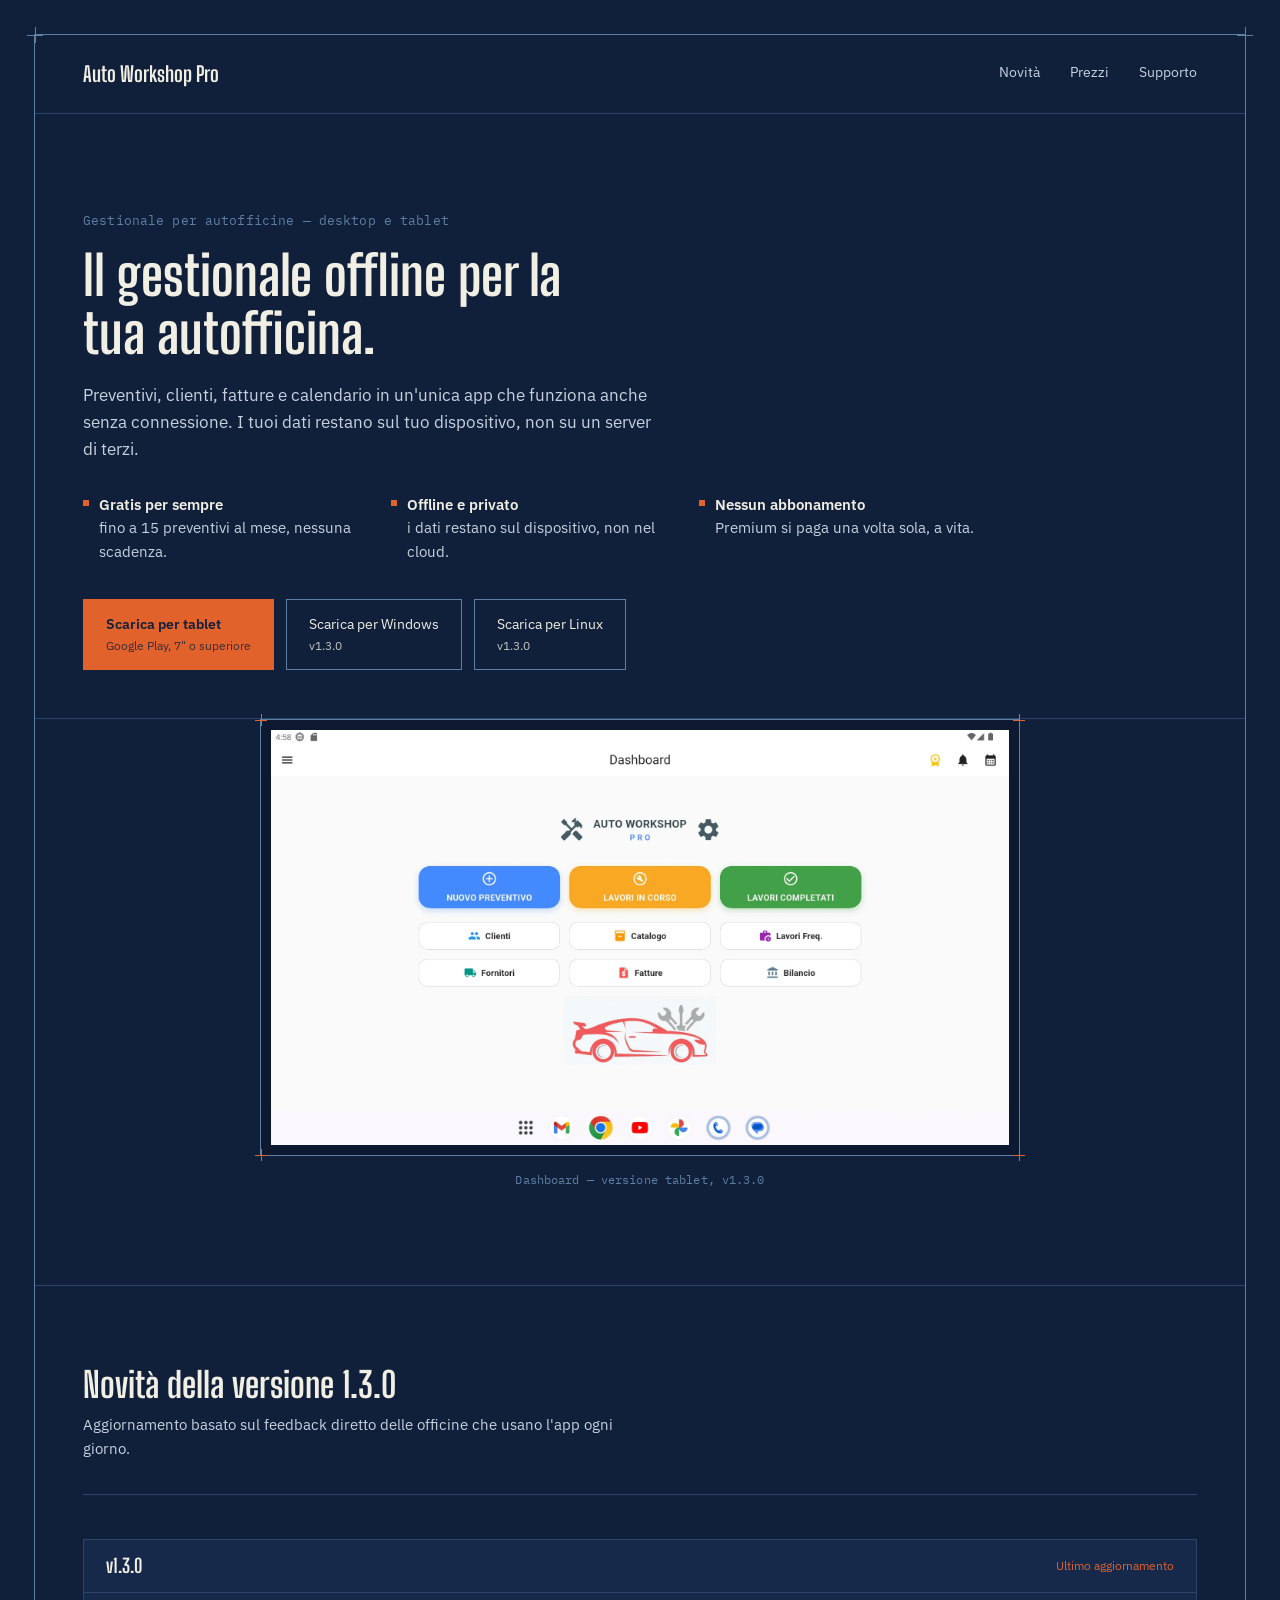
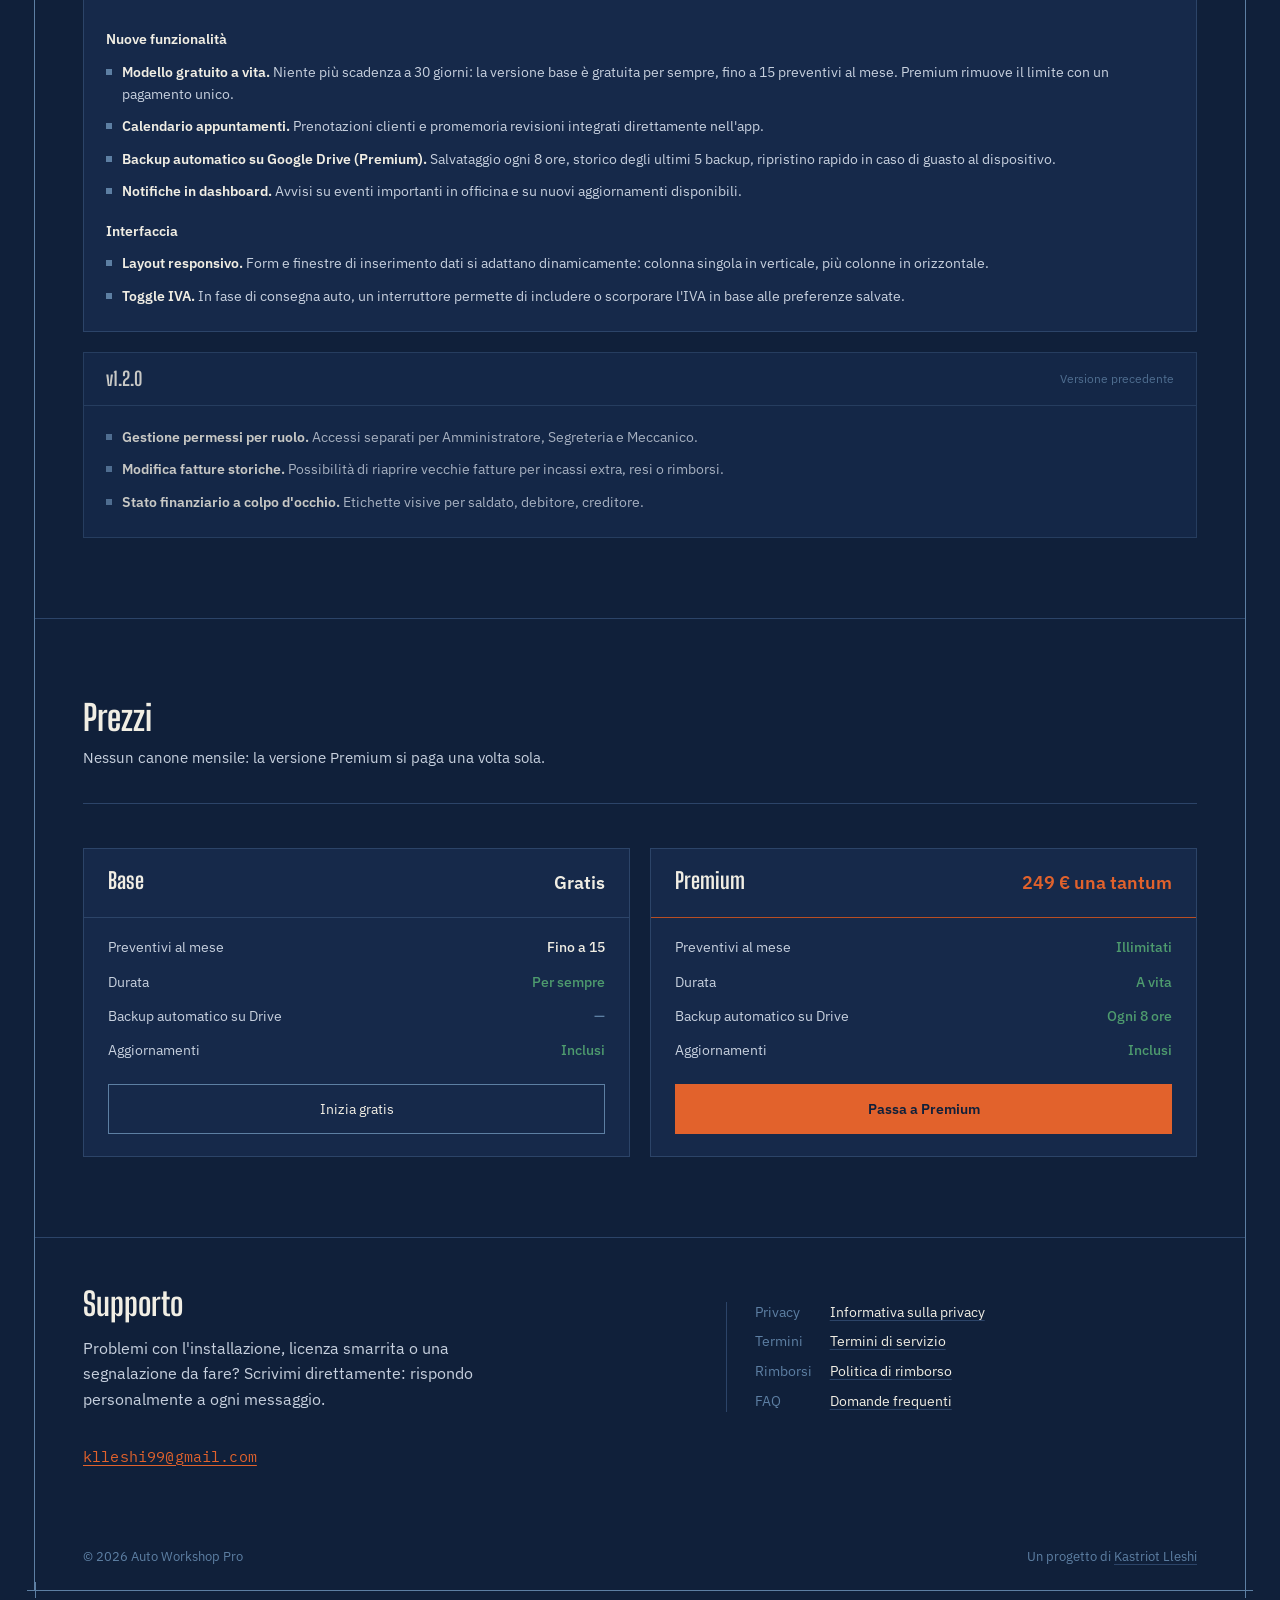
<file: index.html>
<!DOCTYPE html>
<html lang="it">
<head>
<meta charset="UTF-8">
<meta name="viewport" content="width=device-width, initial-scale=1.0">
<meta name="description" content="Auto Workshop Pro - Il gestionale offline definitivo per la tua autofficina, ora su PC e Tablet.">
<link rel="canonical" href="https://autoworkshop.klleshi.com/" />
<title>Auto Workshop Pro</title>

<link rel="stylesheet" href="fonts/fonts.css">

<style>
  :root{
    --bg: #10203A;
    --panel: #16294A;
    --panel-line: #2C4468;
    --ink: #F1EEE4;
    --ink-dim: #C7D0DE;
    --line: #5D7FA3;
    --accent: #E2622C;
    --accent-dim: #B84E23;
    --good: #4E9B6E;
    --frame-margin: clamp(14px, 3vw, 34px);
  }

  *{ box-sizing: border-box; }
  html{ scroll-behavior: smooth; }

  @media (prefers-reduced-motion: reduce){
    html{ scroll-behavior: auto; }
    *{ animation-duration: 0.001ms !important; transition-duration: 0.001ms !important; }
  }

  body{
    margin: 0;
    background: var(--bg);
    color: var(--ink);
    font-family: "IBM Plex Sans", system-ui, sans-serif;
    font-size: 16px;
    line-height: 1.6;
    -webkit-font-smoothing: antialiased;
  }

  h1, h2, h3{
    font-family: "Big Shoulders Display", "IBM Plex Sans", sans-serif;
    font-weight: 700;
    line-height: 1.05;
    margin: 0;
  }

  a{ color: inherit; }
  .mono{ font-family: "IBM Plex Mono", monospace; letter-spacing: 0.01em; }

  /* ---------- drafting-sheet frame ---------- */

  .sheet{
    position: relative;
    margin: var(--frame-margin);
    border: 1px solid var(--line);
  }

  .tick{ position: absolute; width: 16px; height: 16px; pointer-events: none; }
  .tick::before, .tick::after{ content: ""; position: absolute; background: var(--line); }
  .tick::before{ width: 100%; height: 1px; top: 50%; left: 0; }
  .tick::after{ width: 1px; height: 100%; left: 50%; top: 0; }
  .tick.tl{ top: -8px; left: -8px; }
  .tick.tr{ top: -8px; right: -8px; }
  .tick.bl{ bottom: -8px; left: -8px; }
  .tick.br{ bottom: -8px; right: -8px; }

  /* ---------- top bar ---------- */

  .topbar{
    display: flex;
    align-items: center;
    justify-content: space-between;
    padding: 22px clamp(20px, 4vw, 48px);
    border-bottom: 1px solid var(--panel-line);
  }
  .wordmark{
    font-family: "Big Shoulders Display", sans-serif;
    font-weight: 700;
    font-size: 21px;
    text-decoration: none;
  }
  .topnav{ display: flex; gap: clamp(14px, 3vw, 30px); }
  .topnav a{
    font-size: 14px;
    text-decoration: none;
    color: var(--ink-dim);
    border-bottom: 1px solid transparent;
    padding-bottom: 2px;
    transition: color .15s ease, border-color .15s ease;
  }
  .topnav a:hover, .topnav a:focus-visible{ color: var(--ink); border-color: var(--accent); }

  /* ---------- hero ---------- */

  .hero{
    padding: clamp(40px, 7vw, 84px) clamp(20px, 4vw, 48px) clamp(24px, 5vw, 48px);
    border-bottom: 1px solid var(--panel-line);
  }
  .hero-tag{ font-size: 13px; color: var(--line); margin-bottom: 16px; }
  .hero h1{
    font-size: clamp(2.1rem, 4.6vw, 3.4rem);
    max-width: 20ch;
  }
  .hero-sub{
    margin-top: 20px;
    max-width: 58ch;
    color: var(--ink-dim);
    font-size: 17px;
  }

  .value-list{
    list-style: none;
    padding: 0;
    margin: 30px 0 36px;
    display: grid;
    grid-template-columns: repeat(3, 1fr);
    gap: 16px 24px;
    max-width: 900px;
  }
  .value-list li{
    display: flex;
    gap: 10px;
    align-items: flex-start;
    font-size: 14.5px;
    color: var(--ink-dim);
  }
  .value-list li::before{
    content: "";
    width: 6px;
    height: 6px;
    margin-top: 7px;
    background: var(--accent);
    flex: none;
  }
  .value-list strong{ color: var(--ink); display: block; font-weight: 600; }

  .cta-group{
    display: flex;
    flex-wrap: wrap;
    gap: 12px;
  }
  .btn{
    display: inline-block;
    font-size: 14px;
    padding: 13px 22px;
    border: 1px solid var(--line);
    text-decoration: none;
    color: var(--ink);
    background: transparent;
    transition: border-color .15s ease, color .15s ease, background .15s ease;
  }
  .btn:hover, .btn:focus-visible{ border-color: var(--accent); color: var(--accent); }
  .btn-primary{
    border-color: var(--accent);
    background: var(--accent);
    color: var(--bg);
    font-weight: 600;
  }
  .btn-primary:hover, .btn-primary:focus-visible{
    background: var(--accent-dim);
    border-color: var(--accent-dim);
    color: var(--bg);
  }
  .btn small{ display: block; font-weight: 400; font-size: 11.5px; opacity: .8; margin-top: 2px; }

  /* ---------- screenshot panel ---------- */

  .screenshot-wrap{
    padding: 0 clamp(20px, 4vw, 48px) clamp(48px, 8vw, 84px);
    border-bottom: 1px solid var(--panel-line);
  }
  .screenshot-frame{
    position: relative;
    max-width: 760px;
    margin: 0 auto;
    border: 1px solid var(--line);
    padding: 10px;
    background: #0C1930;
  }
  .screenshot-frame .tick{ width: 12px; height: 12px; }
  .screenshot-frame .tick::before, .screenshot-frame .tick::after{ background: var(--accent); }
  .screenshot-frame .tick.tl{ top: -6px; left: -6px; }
  .screenshot-frame .tick.tr{ top: -6px; right: -6px; }
  .screenshot-frame .tick.bl{ bottom: -6px; left: -6px; }
  .screenshot-frame .tick.br{ bottom: -6px; right: -6px; }
  .screenshot-frame img{ display: block; width: 100%; height: auto; }
  .screenshot-caption{
    margin-top: 14px;
    text-align: center;
    font-size: 12px;
    color: var(--line);
  }

  /* ---------- section shell ---------- */

  section{ padding: clamp(40px, 7vw, 80px) clamp(20px, 4vw, 48px); border-bottom: 1px solid var(--panel-line); }
  section:last-of-type{ border-bottom: none; }

  .section-head{
    margin-bottom: clamp(28px, 5vw, 44px);
    border-bottom: 1px solid var(--panel-line);
    padding-bottom: 18px;
  }
  .section-head h2{ font-size: clamp(1.6rem, 3vw, 2.2rem); }
  .section-head p{ color: var(--ink-dim); margin-top: 10px; max-width: 60ch; font-size: 15px; }

  /* ---------- pricing spec sheet ---------- */

  .pricing{
    display: grid;
    grid-template-columns: repeat(2, 1fr);
    gap: 20px;
  }
  .plan{
    border: 1px solid var(--panel-line);
    background: var(--panel);
  }
  .plan-head{
    padding: 20px 24px;
    border-bottom: 1px solid var(--panel-line);
    display: flex;
    align-items: baseline;
    justify-content: space-between;
    gap: 10px;
  }
  .plan-head h3{ font-size: 1.4rem; }
  .plan.premium .plan-head{ border-bottom-color: var(--accent-dim); }
  .plan-price{ font-size: 1.1rem; font-weight: 600; }
  .plan.premium .plan-price{ color: var(--accent); }
  .plan dl{
    padding: 18px 24px 22px;
    margin: 0;
    display: grid;
    grid-template-columns: 1fr auto;
    gap: 12px 14px;
    font-size: 14px;
  }
  .plan dt{ color: var(--ink-dim); }
  .plan dd{ margin: 0; text-align: right; font-weight: 500; }
  .plan dd.yes{ color: var(--good); }
  .plan dd.no{ color: var(--line); }
  .plan-cta{ padding: 0 24px 22px; }
  .plan-cta .btn{ width: 100%; text-align: center; }

  /* ---------- changelog ---------- */

  .changelog{ display: flex; flex-direction: column; gap: 20px; }
  .release{ border: 1px solid var(--panel-line); background: var(--panel); }
  .release-head{
    display: flex;
    flex-wrap: wrap;
    align-items: center;
    justify-content: space-between;
    gap: 10px 16px;
    padding: 16px 22px;
    border-bottom: 1px solid var(--panel-line);
  }
  .release-head h3{ font-size: 1.2rem; }
  .release-status{ font-size: 12px; color: var(--accent); }
  .release-status.muted{ color: var(--line); }
  .release-body{ padding: 20px 22px 24px; }
  .release-body p{ color: var(--ink-dim); font-size: 14.5px; max-width: 68ch; }
  .release-group h4{
    font-family: "IBM Plex Sans", sans-serif;
    font-weight: 600;
    font-size: 13.5px;
    color: var(--ink);
    margin: 18px 0 10px;
  }
  .release-group:first-of-type h4{ margin-top: 16px; }
  .changelog-list{ list-style: none; padding: 0; margin: 0; display: flex; flex-direction: column; gap: 10px; }
  .changelog-list li{
    font-size: 14px;
    color: var(--ink-dim);
    padding-left: 16px;
    position: relative;
  }
  .changelog-list li::before{
    content: "";
    position: absolute;
    left: 0;
    top: 8px;
    width: 6px;
    height: 6px;
    background: var(--line);
  }
  .changelog-list strong{ color: var(--ink); font-weight: 600; }
  .release.legacy{ opacity: .82; }

  /* ---------- support / title block ---------- */

  .titleblock{
    padding: clamp(30px, 6vw, 50px) clamp(20px, 4vw, 48px) clamp(40px, 6vw, 56px);
    display: grid;
    grid-template-columns: 1.3fr 1fr;
    gap: 30px;
    border-bottom: 1px solid var(--panel-line);
  }
  .titleblock h2{ font-size: clamp(1.5rem, 3vw, 2rem); }
  .titleblock p{ color: var(--ink-dim); max-width: 46ch; margin-top: 14px; }
  .support-email{
    display: inline-block;
    margin-top: 16px;
    font-size: 15px;
    color: var(--accent);
    text-decoration: underline;
    text-underline-offset: 3px;
  }

  .tb-meta{
    border-left: 1px solid var(--panel-line);
    padding-left: 28px;
    display: grid;
    grid-template-columns: auto 1fr;
    gap: 8px 18px;
    align-self: start;
    font-size: 13.5px;
  }
  .tb-meta dt{ color: var(--line); }
  .tb-meta dd{ margin: 0; }
  .tb-meta a{ text-decoration: underline; text-decoration-color: var(--panel-line); text-underline-offset: 3px; }
  .tb-meta a:hover, .tb-meta a:focus-visible{ text-decoration-color: var(--accent); color: var(--accent); }

  footer{
    padding: 22px clamp(20px, 4vw, 48px);
    display: flex;
    flex-wrap: wrap;
    justify-content: space-between;
    gap: 10px;
    font-size: 13px;
    color: var(--line);
  }
  footer a{ text-decoration: underline; text-decoration-color: var(--panel-line); text-underline-offset: 3px; }
  footer a:hover, footer a:focus-visible{ text-decoration-color: var(--accent); color: var(--accent); }

  :focus-visible{ outline: 2px solid var(--accent); outline-offset: 2px; }

  /* ---------- responsive ---------- */

  @media (max-width: 760px){
    .value-list{ grid-template-columns: 1fr 1fr; }
    .pricing{ grid-template-columns: 1fr; }
    .titleblock{ grid-template-columns: 1fr; }
    .tb-meta{ border-left: none; padding-left: 0; border-top: 1px solid var(--panel-line); padding-top: 20px; }
  }
  @media (max-width: 560px){
    .topnav{ display: none; }
    .value-list{ grid-template-columns: 1fr; }
  }
</style>
</head>
<body>

<div class="sheet">
  <span class="tick tl"></span><span class="tick tr"></span>
  <span class="tick bl"></span><span class="tick br"></span>

  <header class="topbar">
    <a class="wordmark" href="#top">Auto Workshop Pro</a>
    <nav class="topnav">
      <a href="#funzionalita">Novità</a>
      <a href="#prezzi">Prezzi</a>
      <a href="#supporto">Supporto</a>
    </nav>
  </header>

  <section class="hero" id="top">
    <p class="hero-tag mono">Gestionale per autofficine — desktop e tablet</p>
    <h1>Il gestionale offline per la tua autofficina.</h1>
    <p class="hero-sub">Preventivi, clienti, fatture e calendario in un'unica app che funziona anche senza connessione. I tuoi dati restano sul tuo dispositivo, non su un server di terzi.</p>

    <ul class="value-list">
      <li><span><strong>Gratis per sempre</strong>fino a 15 preventivi al mese, nessuna scadenza.</span></li>
      <li><span><strong>Offline e privato</strong>i dati restano sul dispositivo, non nel cloud.</span></li>
      <li><span><strong>Nessun abbonamento</strong>Premium si paga una volta sola, a vita.</span></li>
    </ul>

    <div class="cta-group">
      <a class="btn btn-primary" href="https://play.google.com/store/apps/details?id=io.github.klleshi.auto_workshop">Scarica per tablet<small>Google Play, 7" o superiore</small></a>
      <a class="btn" href="/downloads/AutoWorkShop_windows.zip">Scarica per Windows<small>v1.3.0</small></a>
      <a class="btn" href="/downloads/AutoWorkShop_linux.zip">Scarica per Linux<small>v1.3.0</small></a>
    </div>
  </section>

  <div class="screenshot-wrap">
    <div class="screenshot-frame">
      <span class="tick tl"></span><span class="tick tr"></span>
      <span class="tick bl"></span><span class="tick br"></span>
      <picture>
        <source srcset="dashboard.webp" type="image/webp">
        <img src="dashboard.png" alt="Dashboard di Auto Workshop Pro">
      </picture>
    </div>
    <p class="screenshot-caption mono">Dashboard — versione tablet, v1.3.0</p>
  </div>

  <section id="funzionalita">
    <div class="section-head">
      <h2>Novità della versione 1.3.0</h2>
      <p>Aggiornamento basato sul feedback diretto delle officine che usano l'app ogni giorno.</p>
    </div>

    <div class="changelog">
      <article class="release">
        <div class="release-head">
          <h3>v1.3.0</h3>
          <span class="release-status">Ultimo aggiornamento</span>
        </div>
        <div class="release-body">
          <div class="release-group">
            <h4>Nuove funzionalità</h4>
            <ul class="changelog-list">
              <li><strong>Modello gratuito a vita.</strong> Niente più scadenza a 30 giorni: la versione base è gratuita per sempre, fino a 15 preventivi al mese. Premium rimuove il limite con un pagamento unico.</li>
              <li><strong>Calendario appuntamenti.</strong> Prenotazioni clienti e promemoria revisioni integrati direttamente nell'app.</li>
              <li><strong>Backup automatico su Google Drive (Premium).</strong> Salvataggio ogni 8 ore, storico degli ultimi 5 backup, ripristino rapido in caso di guasto al dispositivo.</li>
              <li><strong>Notifiche in dashboard.</strong> Avvisi su eventi importanti in officina e su nuovi aggiornamenti disponibili.</li>
            </ul>
          </div>
          <div class="release-group">
            <h4>Interfaccia</h4>
            <ul class="changelog-list">
              <li><strong>Layout responsivo.</strong> Form e finestre di inserimento dati si adattano dinamicamente: colonna singola in verticale, più colonne in orizzontale.</li>
              <li><strong>Toggle IVA.</strong> In fase di consegna auto, un interruttore permette di includere o scorporare l'IVA in base alle preferenze salvate.</li>
            </ul>
          </div>
        </div>
      </article>

      <article class="release legacy">
        <div class="release-head">
          <h3>v1.2.0</h3>
          <span class="release-status muted">Versione precedente</span>
        </div>
        <div class="release-body">
          <ul class="changelog-list">
            <li><strong>Gestione permessi per ruolo.</strong> Accessi separati per Amministratore, Segreteria e Meccanico.</li>
            <li><strong>Modifica fatture storiche.</strong> Possibilità di riaprire vecchie fatture per incassi extra, resi o rimborsi.</li>
            <li><strong>Stato finanziario a colpo d'occhio.</strong> Etichette visive per saldato, debitore, creditore.</li>
          </ul>
        </div>
      </article>
    </div>
  </section>

  <section id="prezzi">
    <div class="section-head">
      <h2>Prezzi</h2>
      <p>Nessun canone mensile: la versione Premium si paga una volta sola.</p>
    </div>

    <div class="pricing">
      <div class="plan">
        <div class="plan-head">
          <h3>Base</h3>
          <span class="plan-price">Gratis</span>
        </div>
        <dl>
          <dt>Preventivi al mese</dt><dd>Fino a 15</dd>
          <dt>Durata</dt><dd class="yes">Per sempre</dd>
          <dt>Backup automatico su Drive</dt><dd class="no">—</dd>
          <dt>Aggiornamenti</dt><dd class="yes">Inclusi</dd>
        </dl>
        <div class="plan-cta">
          <a class="btn" id="cta-free" href="https://play.google.com/store/apps/details?id=io.github.klleshi.auto_workshop">Inizia gratis</a>
        </div>
      </div>

      <div class="plan premium">
        <div class="plan-head">
          <h3>Premium</h3>
          <span class="plan-price">249 € una tantum</span>
        </div>
        <dl>
          <dt>Preventivi al mese</dt><dd class="yes">Illimitati</dd>
          <dt>Durata</dt><dd class="yes">A vita</dd>
          <dt>Backup automatico su Drive</dt><dd class="yes">Ogni 8 ore</dd>
          <dt>Aggiornamenti</dt><dd class="yes">Inclusi</dd>
        </dl>
        <div class="plan-cta">
          <a class="btn btn-primary" id="cta-premium" href="https://auto-workshop-pro.lemonsqueezy.com/checkout/buy/dc58af6b-a28e-4333-bb66-5b6a4c43126a">Passa a Premium</a>
        </div>
      </div>
    </div>
  </section>

  <section class="titleblock" id="supporto">
    <div>
      <h2>Supporto</h2>
      <p>Problemi con l'installazione, licenza smarrita o una segnalazione da fare? Scrivimi direttamente: rispondo personalmente a ogni messaggio.</p>
      <a class="support-email mono" href="mailto:klleshi99@gmail.com">klleshi99@gmail.com</a>
    </div>
    <dl class="tb-meta">
      <dt>Privacy</dt>
      <dd><a href="privacy.html">Informativa sulla privacy</a></dd>
      <dt>Termini</dt>
      <dd><a href="terms.html">Termini di servizio</a></dd>
      <dt>Rimborsi</dt>
      <dd><a href="rimborsi.html">Politica di rimborso</a></dd>
      <dt>FAQ</dt>
      <dd><a href="faq.html">Domande frequenti</a></dd>
    </dl>
  </section>

  <footer>
    <span>&copy; 2026 Auto Workshop Pro</span>
    <span>Un progetto di <a href="https://klleshi.com/">Kastriot Lleshi</a></span>
  </footer>
</div>

<script>
(function(){
  var ua = navigator.userAgent || '';
  var isAndroid = /Android/i.test(ua);
  var isLinux = /Linux/i.test(ua) && !isAndroid;

  var PLAY_STORE = 'https://play.google.com/store/apps/details?id=io.github.klleshi.auto_workshop';
  var LEMONSQUEEZY = 'https://auto-workshop-pro.lemonsqueezy.com/checkout/buy/dc58af6b-a28e-4333-bb66-5b6a4c43126a';
  var WIN_ZIP = '/downloads/AutoWorkShop_windows.zip';
  var LINUX_ZIP = '/downloads/AutoWorkShop_linux.zip';

  var freeHref, premiumHref;

  if (isAndroid){
    freeHref = PLAY_STORE;
    premiumHref = PLAY_STORE;
  } else if (isLinux){
    freeHref = LINUX_ZIP;
    premiumHref = LEMONSQUEEZY;
  } else {
    // Default: Windows o piattaforma non riconosciuta -> Desktop
    freeHref = WIN_ZIP;
    premiumHref = LEMONSQUEEZY;
  }

  var freeBtn = document.getElementById('cta-free');
  var premiumBtn = document.getElementById('cta-premium');

  if (freeBtn){ freeBtn.href = freeHref; }
  if (premiumBtn){ premiumBtn.href = premiumHref; }
})();
</script>

</body>
</html>
</file>
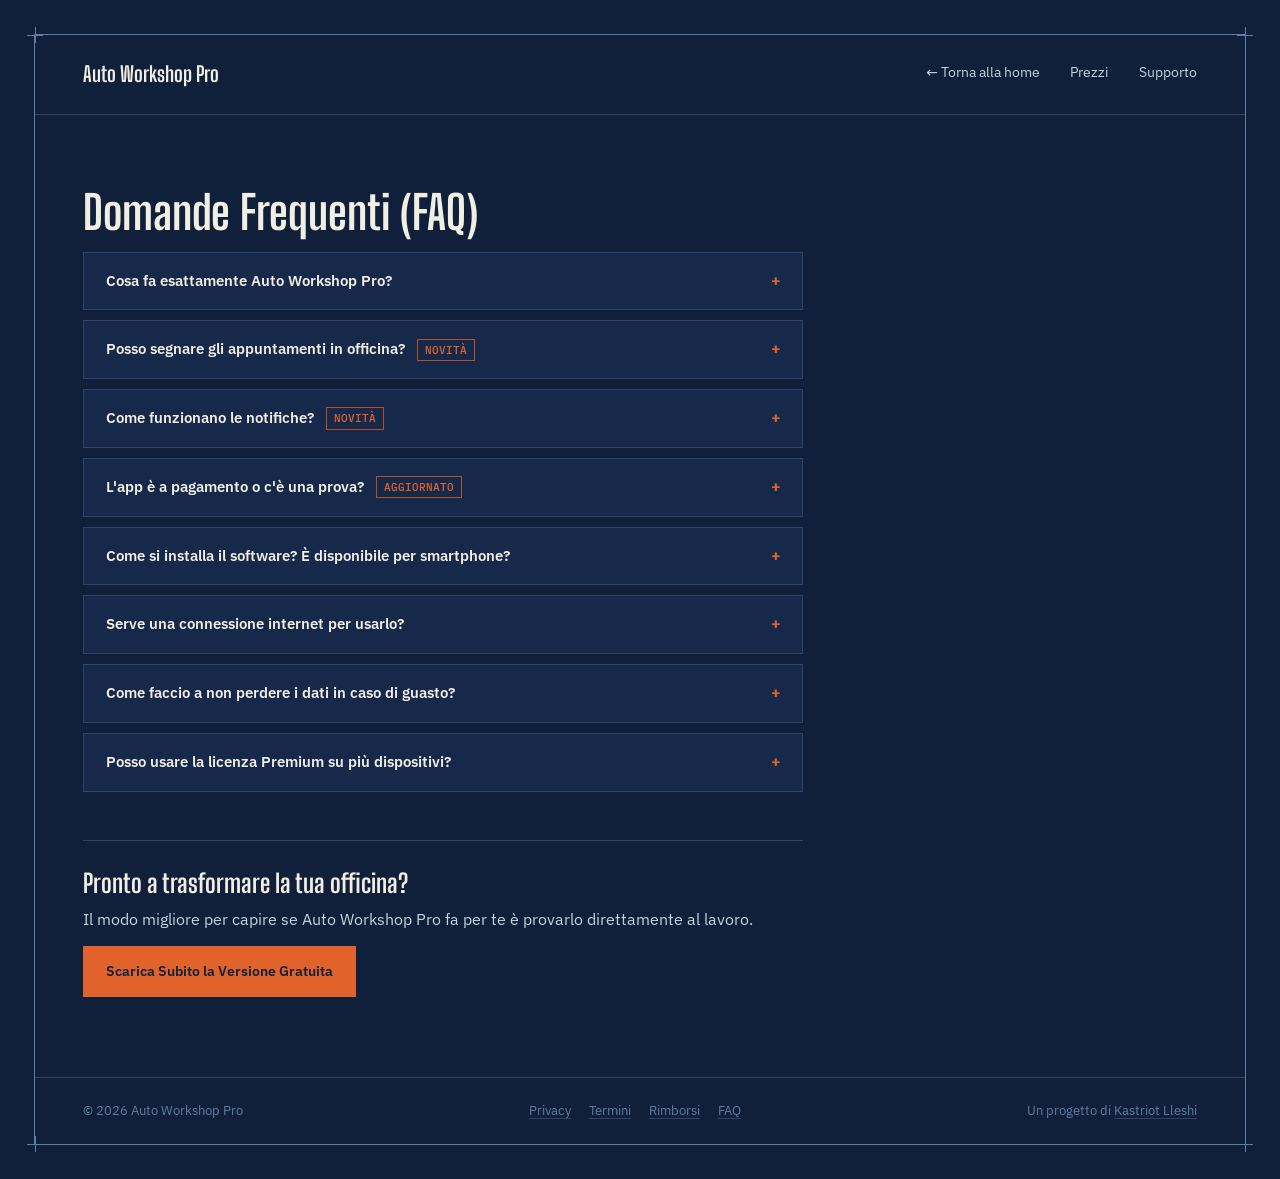
<file: faq.html>
<!DOCTYPE html>
<html lang="it">
<head>
<meta charset="UTF-8">
<meta name="viewport" content="width=device-width, initial-scale=1.0">
<title>Domande Frequenti | Auto Workshop Pro</title>
<link rel="stylesheet" href="fonts/fonts.css">
<style>
  :root{
    --bg: #10203A;
    --panel: #16294A;
    --panel-line: #2C4468;
    --ink: #F1EEE4;
    --ink-dim: #C7D0DE;
    --line: #5D7FA3;
    --accent: #E2622C;
    --accent-dim: #B84E23;
    --good: #4E9B6E;
    --frame-margin: clamp(14px, 3vw, 34px);
  }
  *{ box-sizing: border-box; }
  html{ scroll-behavior: smooth; }
  @media (prefers-reduced-motion: reduce){
    html{ scroll-behavior: auto; }
    *{ animation-duration: 0.001ms !important; transition-duration: 0.001ms !important; }
  }
  body{
    margin: 0;
    background: var(--bg);
    color: var(--ink);
    font-family: "IBM Plex Sans", system-ui, sans-serif;
    font-size: 16px;
    line-height: 1.65;
    -webkit-font-smoothing: antialiased;
  }
  a{ color: inherit; }
  .mono{ font-family: "IBM Plex Mono", monospace; letter-spacing: 0.01em; }

  .sheet{ position: relative; margin: var(--frame-margin); border: 1px solid var(--line); }
  .tick{ position: absolute; width: 16px; height: 16px; pointer-events: none; }
  .tick::before, .tick::after{ content: ""; position: absolute; background: var(--line); }
  .tick::before{ width: 100%; height: 1px; top: 50%; left: 0; }
  .tick::after{ width: 1px; height: 100%; left: 50%; top: 0; }
  .tick.tl{ top: -8px; left: -8px; } .tick.tr{ top: -8px; right: -8px; }
  .tick.bl{ bottom: -8px; left: -8px; } .tick.br{ bottom: -8px; right: -8px; }

  .topbar{
    display: flex; align-items: center; justify-content: space-between; gap: 16px;
    padding: 22px clamp(20px, 4vw, 48px);
    border-bottom: 1px solid var(--panel-line);
  }
  .wordmark{ font-family: "Big Shoulders Display", sans-serif; font-weight: 700; font-size: 21px; text-decoration: none; }
  .topnav{ display: flex; align-items: center; gap: clamp(14px, 3vw, 30px); }
  .topnav a{
    font-size: 14px; text-decoration: none; color: var(--ink-dim);
    border-bottom: 1px solid transparent; padding-bottom: 2px;
    transition: color .15s ease, border-color .15s ease;
  }
  .topnav a:hover, .topnav a:focus-visible{ color: var(--ink); border-color: var(--accent); }
  .topnav a.lang{ font-family: "IBM Plex Mono", monospace; font-size: 12.5px; border: 1px solid var(--panel-line); padding: 3px 8px; }
  .topnav a.lang:hover, .topnav a.lang:focus-visible{ border-color: var(--accent); }

  .btn{
    display: inline-block; font-size: 14px; padding: 13px 22px; border: 1px solid var(--line);
    text-decoration: none; color: var(--ink); background: transparent;
    transition: border-color .15s ease, color .15s ease, background .15s ease;
  }
  .btn:hover, .btn:focus-visible{ border-color: var(--accent); color: var(--accent); }
  .btn-primary{ border-color: var(--accent); background: var(--accent); color: var(--bg); font-weight: 600; }
  .btn-primary:hover, .btn-primary:focus-visible{ background: var(--accent-dim); border-color: var(--accent-dim); color: var(--bg); }

  footer{
    padding: 22px clamp(20px, 4vw, 48px);
    border-top: 1px solid var(--panel-line);
    display: flex; flex-wrap: wrap; justify-content: space-between; gap: 10px;
    font-size: 13px; color: var(--line);
  }
  footer nav{ display: flex; flex-wrap: wrap; gap: 8px 18px; }
  footer a{ text-decoration: underline; text-decoration-color: var(--panel-line); text-underline-offset: 3px; }
  footer a:hover, footer a:focus-visible{ text-decoration-color: var(--accent); color: var(--accent); }
  :focus-visible{ outline: 2px solid var(--accent); outline-offset: 2px; }

  /* ---------- documento ---------- */
  .doc{ padding: clamp(36px, 6vw, 72px) clamp(20px, 4vw, 48px) clamp(48px, 7vw, 80px); }
  .doc-inner{ max-width: 72ch; }
  .doc h1, .doc h2, .doc h3{ font-family: "Big Shoulders Display", "IBM Plex Sans", sans-serif; font-weight: 700; line-height: 1.1; }
  .doc h1{ font-size: clamp(2rem, 4vw, 2.9rem); margin: 0 0 14px; }
  .doc h2, .doc h3{ font-size: clamp(1.3rem, 2.4vw, 1.6rem); margin: 38px 0 12px; padding-top: 18px; border-top: 1px solid var(--panel-line); }
  .doc p, .doc li{ color: var(--ink-dim); font-size: 15.5px; }
  .doc p{ margin: 0 0 14px; }
  .doc ul, .doc ol{ margin: 0 0 16px; padding-left: 22px; }
  .doc li{ margin-bottom: 8px; }
  .doc li > ul{ margin-top: 8px; }
  .doc strong{ color: var(--ink); font-weight: 600; }
  .doc em{ font-style: normal; }
  .doc code{ font-family: "IBM Plex Mono", monospace; font-size: 13.5px; color: var(--ink); background: var(--panel); padding: 1px 6px; }
  .doc a:not(.btn){ color: var(--accent); text-decoration: underline; text-underline-offset: 3px; }
  .doc .doc-date{ font-family: "IBM Plex Mono", monospace; font-size: 13px; color: var(--line); margin-bottom: 30px; }
  .doc .doc-date strong{ color: var(--line); font-weight: 500; }
  .doc p.action{ margin: 22px 0 26px; }

  /* ---------- FAQ (Auto Workshop) ---------- */
  .faq{ display: flex; flex-direction: column; gap: 10px; margin-top: 10px; }
  .faq details{ border: 1px solid var(--panel-line); background: var(--panel); }
  .faq summary{
    cursor: pointer; list-style: none; padding: 16px 22px; font-weight: 600; font-size: 15px;
    display: flex; align-items: center; gap: 12px;
  }
  .faq summary::-webkit-details-marker{ display: none; }
  .faq summary::after{ content: "+"; margin-left: auto; font-family: "IBM Plex Mono", monospace; color: var(--accent); }
  .faq details[open] summary::after{ content: "−"; }
  .faq details[open] summary{ border-bottom: 1px solid var(--panel-line); }
  .faq .answer{ padding: 14px 22px 18px; font-size: 15px; color: var(--ink-dim); }
  .badge{ font-family: "IBM Plex Mono", monospace; font-size: 11px; font-weight: 500; color: var(--accent); border: 1px solid var(--accent-dim); padding: 1px 7px; }
  .doc .cta-end{ margin-top: 48px; padding-top: 28px; border-top: 1px solid var(--panel-line); }
  .doc .cta-end h2{ border: 0; padding: 0; margin: 0 0 10px; }

  @media (max-width: 560px){
    .topnav a.back{ display: none; }
  }
</style>
</head>
<body>

<div class="sheet">
  <span class="tick tl"></span><span class="tick tr"></span>
  <span class="tick bl"></span><span class="tick br"></span>

  <header class="topbar">
    <a class="wordmark" href="./">Auto Workshop Pro</a>
    <nav class="topnav">
      <a class="back" href="./">← Torna alla home</a>
      <a href="./#prezzi">Prezzi</a>
      <a href="./#supporto">Supporto</a>
    </nav>
  </header>

  <main class="doc">
    <div class="doc-inner">
              <h1>Domande Frequenti (FAQ)</h1>

              <div class="faq">
      <details>
        <summary>Cosa fa esattamente Auto Workshop Pro?</summary>
        <div class="answer">
          È il gestionale definitivo creato su misura per le autofficine, ora disponibile sia per computer <strong>Desktop</strong> che per <strong>Tablet</strong>. Ti permette di creare preventivi e fatture in pochi secondi, gestire l'anagrafica dei clienti e il loro parco auto, segnare gli appuntamenti sul calendario, tenere traccia dello storico delle riparazioni, monitorare le fatture dei fornitori e avere statistiche chiare sugli utili. Tutto in un'interfaccia pulita, rapida e senza distrazioni.
        </div>
      </details>
      <details>
        <summary>Posso segnare gli appuntamenti in officina? <span class="badge">NOVITÀ</span></summary>
        <div class="answer">
          Certamente! Abbiamo introdotto un <strong>Calendario integrato</strong>. Ora puoi aggiungere gli appuntamenti dei tuoi clienti, pianificare i lavori in ingresso e tenere la tua agenda sempre sotto controllo direttamente dall'app.
        </div>
      </details>
      <details>
        <summary>Come funzionano le notifiche? <span class="badge">NOVITÀ</span></summary>
        <div class="answer">
          La tua Dashboard principale è ora dotata di un centro notifiche intelligente. Ti avviserà tempestivamente per eventi importanti e ti segnalerà subito quando è disponibile un nuovo aggiornamento del software, così sarai sempre al passo con le ultime novità.
        </div>
      </details>
      <details>
        <summary>L'app è a pagamento o c'è una prova? <span class="badge">AGGIORNATO</span></summary>
        <div class="answer">
          Auto Workshop Pro non scade mai! Offriamo una <strong>versione Base (Freemium) gratuita per sempre</strong>, che ti permette di effettuare fino a 15 preventivi al mese ed eseguire backup manuali.<br><br>
                      Se desideri eliminare il limite mensile e sbloccare funzioni esclusive (come i preventivi illimitati e il Backup Automatico su Google Drive), puoi passare alla <strong>versione Premium con un SINGOLO pagamento a vita</strong>. Nessun abbonamento mensile o costo nascosto!
        </div>
      </details>
      <details>
        <summary>Come si installa il software? È disponibile per smartphone?</summary>
        <div class="answer">
          <p><strong>Su PC (Windows/Linux):</strong> L'installazione è a prova di principiante! Il programma è "Portable": ti basterà scaricare il file, estrarre la cartella ed è subito pronto all'uso, senza database complessi da configurare.</p>
                      <p><strong>Su Tablet (Android):</strong> Puoi scaricarlo direttamente dal Google Play Store.</p>
                      <p><em>Nota tecnica:</em> Per garantire la massima leggibilità dell'interfaccia grafica e la comodità d'uso tra i ponti dell'officina, il software è ottimizzato <strong>esclusivamente per Tablet (da 7 pollici in su)</strong> e computer. Non è supportato su smartphone.</p>
        </div>
      </details>
      <details>
        <summary>Serve una connessione internet per usarlo?</summary>
        <div class="answer">
          No! Auto Workshop Pro funziona in locale. Il database risiede sul tuo dispositivo, garantendoti velocità estrema e privacy assoluta sui dati dei clienti. La connessione internet è richiesta unicamente per il <strong>Backup Automatico su Google Drive</strong> (nella versione Premium) e per la verifica periodica della licenza.
        </div>
      </details>
      <details>
        <summary>Come faccio a non perdere i dati in caso di guasto?</summary>
        <div class="answer">
          <ul>
                          <li><strong>Nella versione Base (Gratuita):</strong> Puoi usare la funzione "Esporta Backup" per salvare manualmente i tuoi dati su una chiavetta USB e ripristinarli quando vuoi in totale autonomia.</li>
                          <li><strong>Nella versione Premium:</strong> L'app effettua automaticamente un <strong>Backup sul tuo Google Drive personale ogni 8 ore. Il sistema è intelligente e conserva sempre in memoria gli ultimi 5 salvataggi</strong>. In caso di guasto del PC o del Tablet, ti basterà installare l'app sul nuovo dispositivo e cliccare su "Ripristina da Google Drive" per riavere tutto indietro istantaneamente!</li>
                      </ul>
        </div>
      </details>
      <details>
        <summary>Posso usare la licenza Premium su più dispositivi?</summary>
        <div class="answer">
          Le condizioni d'uso variano in base alla piattaforma utilizzata:
                      <ul>
                          <li><strong>Versione Desktop (PC):</strong> La licenza è strettamente legata all'hardware ed è valida per una (1) singola postazione PC aziendale.</li>
                          <li><strong>Versione Tablet (Android):</strong> La licenza è associata al tuo Account Google (Gmail), permettendoti di utilizzarla sui dispositivi touch associati a quell'account, in conformità con le regole del Google Play Store.</li>
                      </ul>
        </div>
      </details>
      </div>

      <div class="cta-end">
                  <h2>Pronto a trasformare la tua officina?</h2>
                  <p>Il modo migliore per capire se Auto Workshop Pro fa per te è provarlo direttamente al lavoro.</p>
                  <a href="index.html" class="btn btn-primary">Scarica Subito la Versione Gratuita</a>
      </div>
    </div>
  </main>

  <footer>
    <span>&copy; 2026 Auto Workshop Pro</span>
    <nav>
      <a href="privacy.html">Privacy</a>
      <a href="terms.html">Termini</a>
      <a href="rimborsi.html">Rimborsi</a>
      <a href="faq.html">FAQ</a>
    </nav>
    <span>Un progetto di <a href="https://klleshi.com/">Kastriot Lleshi</a></span>
  </footer>
</div>

</body>
</html>
</file>
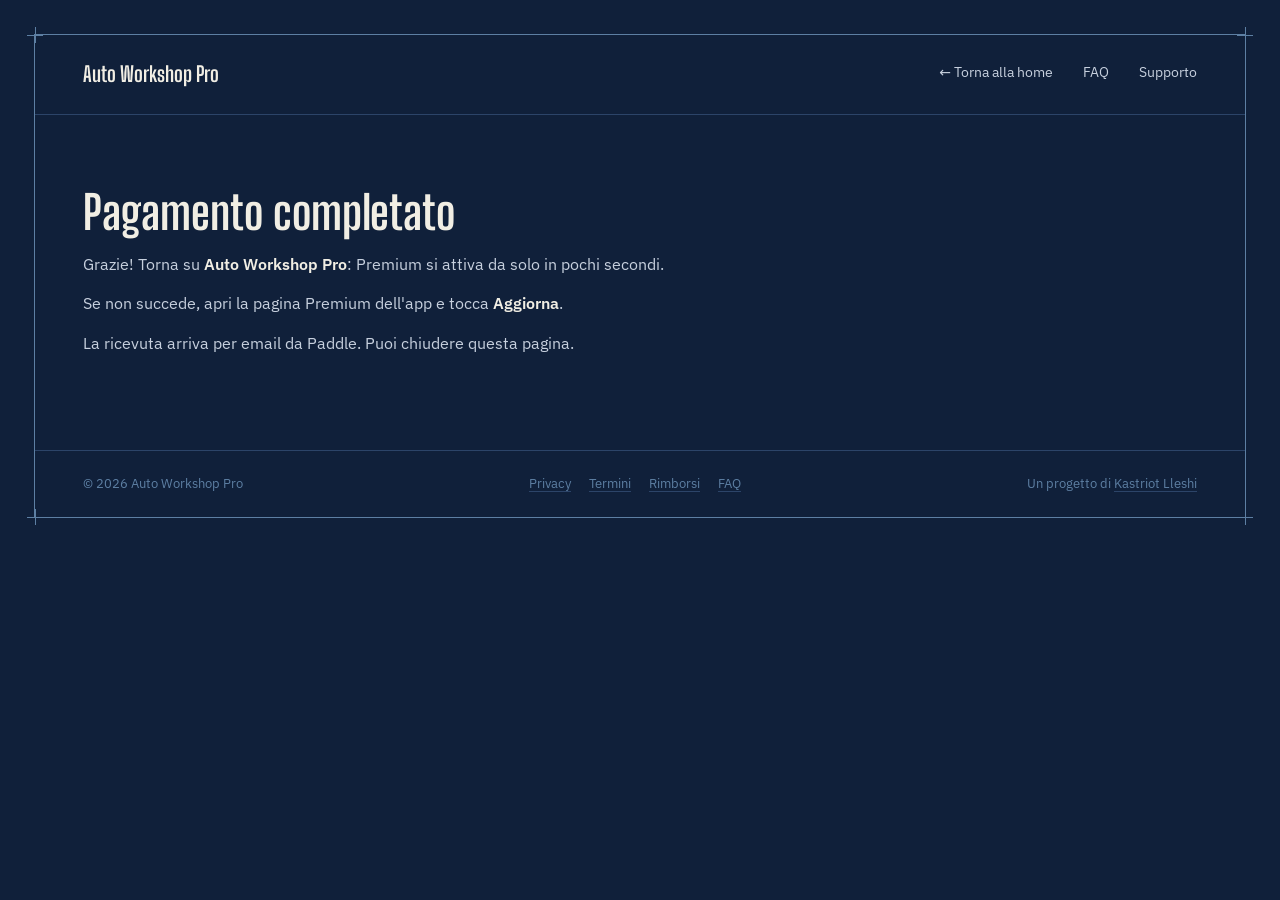
<file: grazie.html>
<!DOCTYPE html>
<html lang="it">
<head>
<meta charset="UTF-8">
<meta name="viewport" content="width=device-width, initial-scale=1.0">
<meta name="robots" content="noindex">
<title>Pagamento completato | Auto Workshop Pro</title>
<link rel="stylesheet" href="fonts/fonts.css">
<style>
  :root{
    --bg: #10203A;
    --panel: #16294A;
    --panel-line: #2C4468;
    --ink: #F1EEE4;
    --ink-dim: #C7D0DE;
    --line: #5D7FA3;
    --accent: #E2622C;
    --accent-dim: #B84E23;
    --good: #4E9B6E;
    --frame-margin: clamp(14px, 3vw, 34px);
  }
  *{ box-sizing: border-box; }
  html{ scroll-behavior: smooth; }
  @media (prefers-reduced-motion: reduce){
    html{ scroll-behavior: auto; }
    *{ animation-duration: 0.001ms !important; transition-duration: 0.001ms !important; }
  }
  body{
    margin: 0;
    background: var(--bg);
    color: var(--ink);
    font-family: "IBM Plex Sans", system-ui, sans-serif;
    font-size: 16px;
    line-height: 1.65;
    -webkit-font-smoothing: antialiased;
  }
  a{ color: inherit; }
  .mono{ font-family: "IBM Plex Mono", monospace; letter-spacing: 0.01em; }

  .sheet{ position: relative; margin: var(--frame-margin); border: 1px solid var(--line); }
  .tick{ position: absolute; width: 16px; height: 16px; pointer-events: none; }
  .tick::before, .tick::after{ content: ""; position: absolute; background: var(--line); }
  .tick::before{ width: 100%; height: 1px; top: 50%; left: 0; }
  .tick::after{ width: 1px; height: 100%; left: 50%; top: 0; }
  .tick.tl{ top: -8px; left: -8px; } .tick.tr{ top: -8px; right: -8px; }
  .tick.bl{ bottom: -8px; left: -8px; } .tick.br{ bottom: -8px; right: -8px; }

  .topbar{
    display: flex; align-items: center; justify-content: space-between; gap: 16px;
    padding: 22px clamp(20px, 4vw, 48px);
    border-bottom: 1px solid var(--panel-line);
  }
  .wordmark{ font-family: "Big Shoulders Display", sans-serif; font-weight: 700; font-size: 21px; text-decoration: none; }
  .topnav{ display: flex; align-items: center; gap: clamp(14px, 3vw, 30px); }
  .topnav a{
    font-size: 14px; text-decoration: none; color: var(--ink-dim);
    border-bottom: 1px solid transparent; padding-bottom: 2px;
    transition: color .15s ease, border-color .15s ease;
  }
  .topnav a:hover, .topnav a:focus-visible{ color: var(--ink); border-color: var(--accent); }
  .topnav a.lang{ font-family: "IBM Plex Mono", monospace; font-size: 12.5px; border: 1px solid var(--panel-line); padding: 3px 8px; }
  .topnav a.lang:hover, .topnav a.lang:focus-visible{ border-color: var(--accent); }

  .btn{
    display: inline-block; font-size: 14px; padding: 13px 22px; border: 1px solid var(--line);
    text-decoration: none; color: var(--ink); background: transparent;
    transition: border-color .15s ease, color .15s ease, background .15s ease;
  }
  .btn:hover, .btn:focus-visible{ border-color: var(--accent); color: var(--accent); }
  .btn-primary{ border-color: var(--accent); background: var(--accent); color: var(--bg); font-weight: 600; }
  .btn-primary:hover, .btn-primary:focus-visible{ background: var(--accent-dim); border-color: var(--accent-dim); color: var(--bg); }

  footer{
    padding: 22px clamp(20px, 4vw, 48px);
    border-top: 1px solid var(--panel-line);
    display: flex; flex-wrap: wrap; justify-content: space-between; gap: 10px;
    font-size: 13px; color: var(--line);
  }
  footer nav{ display: flex; flex-wrap: wrap; gap: 8px 18px; }
  footer a{ text-decoration: underline; text-decoration-color: var(--panel-line); text-underline-offset: 3px; }
  footer a:hover, footer a:focus-visible{ text-decoration-color: var(--accent); color: var(--accent); }
  :focus-visible{ outline: 2px solid var(--accent); outline-offset: 2px; }

  /* ---------- documento ---------- */
  .doc{ padding: clamp(36px, 6vw, 72px) clamp(20px, 4vw, 48px) clamp(48px, 7vw, 80px); }
  .doc-inner{ max-width: 72ch; }
  .doc h1, .doc h2, .doc h3{ font-family: "Big Shoulders Display", "IBM Plex Sans", sans-serif; font-weight: 700; line-height: 1.1; }
  .doc h1{ font-size: clamp(2rem, 4vw, 2.9rem); margin: 0 0 14px; }
  .doc h2, .doc h3{ font-size: clamp(1.3rem, 2.4vw, 1.6rem); margin: 38px 0 12px; padding-top: 18px; border-top: 1px solid var(--panel-line); }
  .doc p, .doc li{ color: var(--ink-dim); font-size: 15.5px; }
  .doc p{ margin: 0 0 14px; }
  .doc ul, .doc ol{ margin: 0 0 16px; padding-left: 22px; }
  .doc li{ margin-bottom: 8px; }
  .doc li > ul{ margin-top: 8px; }
  .doc strong{ color: var(--ink); font-weight: 600; }
  .doc em{ font-style: normal; }
  .doc code{ font-family: "IBM Plex Mono", monospace; font-size: 13.5px; color: var(--ink); background: var(--panel); padding: 1px 6px; }
  .doc a:not(.btn){ color: var(--accent); text-decoration: underline; text-underline-offset: 3px; }
  .doc .doc-date{ font-family: "IBM Plex Mono", monospace; font-size: 13px; color: var(--line); margin-bottom: 30px; }
  .doc .doc-date strong{ color: var(--line); font-weight: 500; }
  .doc p.action{ margin: 22px 0 26px; }

  /* ---------- FAQ (Auto Workshop) ---------- */
  .faq{ display: flex; flex-direction: column; gap: 10px; margin-top: 10px; }
  .faq details{ border: 1px solid var(--panel-line); background: var(--panel); }
  .faq summary{
    cursor: pointer; list-style: none; padding: 16px 22px; font-weight: 600; font-size: 15px;
    display: flex; align-items: center; gap: 12px;
  }
  .faq summary::-webkit-details-marker{ display: none; }
  .faq summary::after{ content: "+"; margin-left: auto; font-family: "IBM Plex Mono", monospace; color: var(--accent); }
  .faq details[open] summary::after{ content: "−"; }
  .faq details[open] summary{ border-bottom: 1px solid var(--panel-line); }
  .faq .answer{ padding: 14px 22px 18px; font-size: 15px; color: var(--ink-dim); }
  .badge{ font-family: "IBM Plex Mono", monospace; font-size: 11px; font-weight: 500; color: var(--accent); border: 1px solid var(--accent-dim); padding: 1px 7px; }
  .doc .cta-end{ margin-top: 48px; padding-top: 28px; border-top: 1px solid var(--panel-line); }
  .doc .cta-end h2{ border: 0; padding: 0; margin: 0 0 10px; }

  @media (max-width: 560px){
    .topnav a.back{ display: none; }
  }
</style>
</head>
<body>

<div class="sheet">
  <span class="tick tl"></span><span class="tick tr"></span>
  <span class="tick bl"></span><span class="tick br"></span>

  <header class="topbar">
    <a class="wordmark" href="./">Auto Workshop Pro</a>
    <nav class="topnav">
      <a class="back" href="./">← Torna alla home</a>
      <a href="faq.html">FAQ</a>
      <a href="./#supporto">Supporto</a>
    </nav>
  </header>

  <main class="doc">
    <div class="doc-inner">
      <h1>Pagamento completato</h1>
      <p>Grazie! Torna su <strong>Auto Workshop Pro</strong>: Premium si attiva da solo in pochi secondi.</p>
      <p>Se non succede, apri la pagina Premium dell'app e tocca <strong>Aggiorna</strong>.</p>
      <p>La ricevuta arriva per email da Paddle. Puoi chiudere questa pagina.</p>
    </div>
  </main>

  <footer>
    <span>&copy; 2026 Auto Workshop Pro</span>
    <nav>
      <a href="privacy.html">Privacy</a>
      <a href="terms.html">Termini</a>
      <a href="rimborsi.html">Rimborsi</a>
      <a href="faq.html">FAQ</a>
    </nav>
    <span>Un progetto di <a href="https://klleshi.com/">Kastriot Lleshi</a></span>
  </footer>
</div>

</body>
</html>
</file>
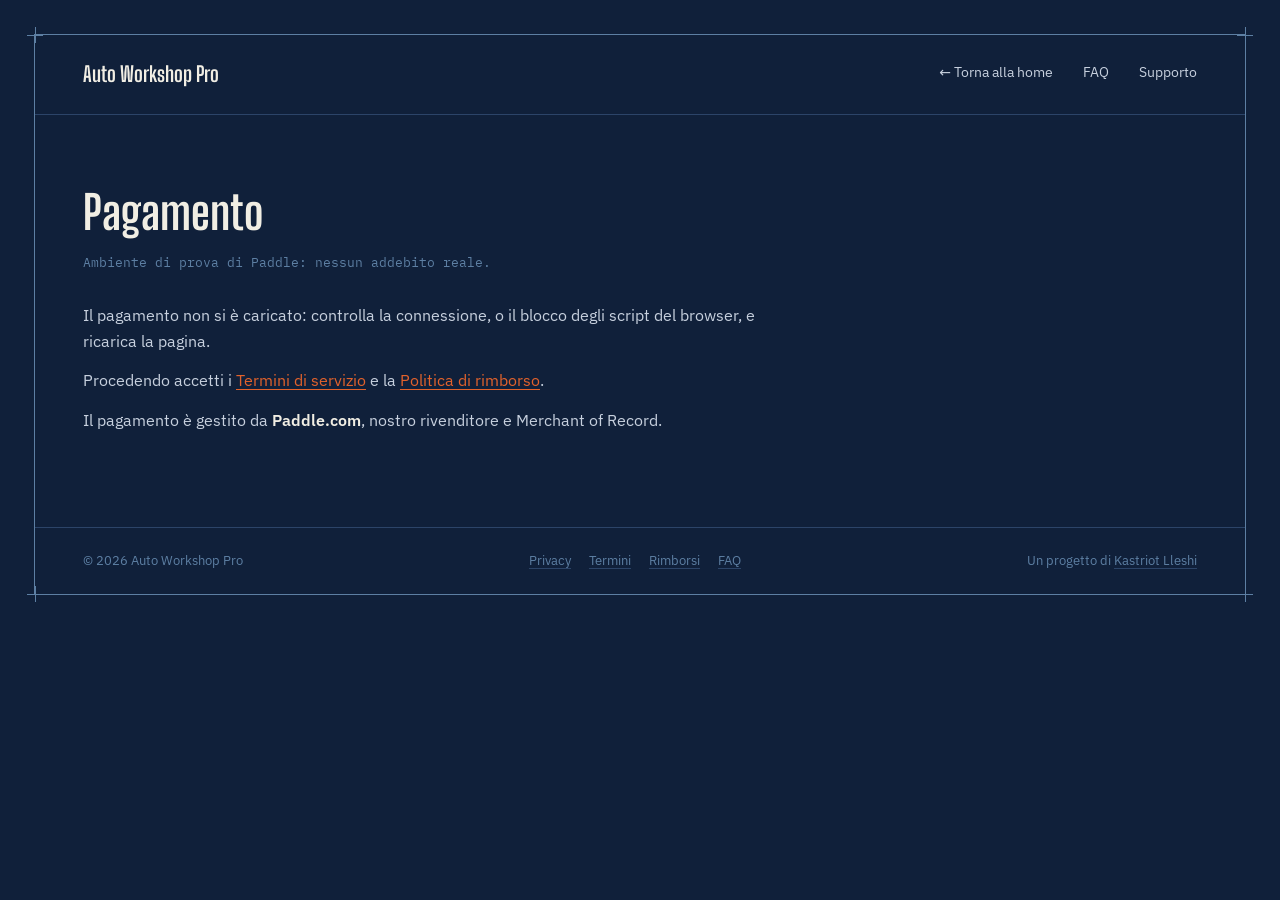
<file: paga-prova.html>
<!DOCTYPE html>
<html lang="it">
<head>
<meta charset="UTF-8">
<meta name="viewport" content="width=device-width, initial-scale=1.0">
<meta name="robots" content="noindex">
<title>Pagamento (prova) | Auto Workshop Pro</title>
<link rel="stylesheet" href="fonts/fonts.css">
<style>
  :root{
    --bg: #10203A;
    --panel: #16294A;
    --panel-line: #2C4468;
    --ink: #F1EEE4;
    --ink-dim: #C7D0DE;
    --line: #5D7FA3;
    --accent: #E2622C;
    --accent-dim: #B84E23;
    --good: #4E9B6E;
    --frame-margin: clamp(14px, 3vw, 34px);
  }
  *{ box-sizing: border-box; }
  html{ scroll-behavior: smooth; }
  @media (prefers-reduced-motion: reduce){
    html{ scroll-behavior: auto; }
    *{ animation-duration: 0.001ms !important; transition-duration: 0.001ms !important; }
  }
  body{
    margin: 0;
    background: var(--bg);
    color: var(--ink);
    font-family: "IBM Plex Sans", system-ui, sans-serif;
    font-size: 16px;
    line-height: 1.65;
    -webkit-font-smoothing: antialiased;
  }
  a{ color: inherit; }
  .mono{ font-family: "IBM Plex Mono", monospace; letter-spacing: 0.01em; }

  .sheet{ position: relative; margin: var(--frame-margin); border: 1px solid var(--line); }
  .tick{ position: absolute; width: 16px; height: 16px; pointer-events: none; }
  .tick::before, .tick::after{ content: ""; position: absolute; background: var(--line); }
  .tick::before{ width: 100%; height: 1px; top: 50%; left: 0; }
  .tick::after{ width: 1px; height: 100%; left: 50%; top: 0; }
  .tick.tl{ top: -8px; left: -8px; } .tick.tr{ top: -8px; right: -8px; }
  .tick.bl{ bottom: -8px; left: -8px; } .tick.br{ bottom: -8px; right: -8px; }

  .topbar{
    display: flex; align-items: center; justify-content: space-between; gap: 16px;
    padding: 22px clamp(20px, 4vw, 48px);
    border-bottom: 1px solid var(--panel-line);
  }
  .wordmark{ font-family: "Big Shoulders Display", sans-serif; font-weight: 700; font-size: 21px; text-decoration: none; }
  .topnav{ display: flex; align-items: center; gap: clamp(14px, 3vw, 30px); }
  .topnav a{
    font-size: 14px; text-decoration: none; color: var(--ink-dim);
    border-bottom: 1px solid transparent; padding-bottom: 2px;
    transition: color .15s ease, border-color .15s ease;
  }
  .topnav a:hover, .topnav a:focus-visible{ color: var(--ink); border-color: var(--accent); }
  .topnav a.lang{ font-family: "IBM Plex Mono", monospace; font-size: 12.5px; border: 1px solid var(--panel-line); padding: 3px 8px; }
  .topnav a.lang:hover, .topnav a.lang:focus-visible{ border-color: var(--accent); }

  .btn{
    display: inline-block; font-size: 14px; padding: 13px 22px; border: 1px solid var(--line);
    text-decoration: none; color: var(--ink); background: transparent;
    transition: border-color .15s ease, color .15s ease, background .15s ease;
  }
  .btn:hover, .btn:focus-visible{ border-color: var(--accent); color: var(--accent); }
  .btn-primary{ border-color: var(--accent); background: var(--accent); color: var(--bg); font-weight: 600; }
  .btn-primary:hover, .btn-primary:focus-visible{ background: var(--accent-dim); border-color: var(--accent-dim); color: var(--bg); }

  footer{
    padding: 22px clamp(20px, 4vw, 48px);
    border-top: 1px solid var(--panel-line);
    display: flex; flex-wrap: wrap; justify-content: space-between; gap: 10px;
    font-size: 13px; color: var(--line);
  }
  footer nav{ display: flex; flex-wrap: wrap; gap: 8px 18px; }
  footer a{ text-decoration: underline; text-decoration-color: var(--panel-line); text-underline-offset: 3px; }
  footer a:hover, footer a:focus-visible{ text-decoration-color: var(--accent); color: var(--accent); }
  :focus-visible{ outline: 2px solid var(--accent); outline-offset: 2px; }

  /* ---------- documento ---------- */
  .doc{ padding: clamp(36px, 6vw, 72px) clamp(20px, 4vw, 48px) clamp(48px, 7vw, 80px); }
  .doc-inner{ max-width: 72ch; }
  .doc h1, .doc h2, .doc h3{ font-family: "Big Shoulders Display", "IBM Plex Sans", sans-serif; font-weight: 700; line-height: 1.1; }
  .doc h1{ font-size: clamp(2rem, 4vw, 2.9rem); margin: 0 0 14px; }
  .doc h2, .doc h3{ font-size: clamp(1.3rem, 2.4vw, 1.6rem); margin: 38px 0 12px; padding-top: 18px; border-top: 1px solid var(--panel-line); }
  .doc p, .doc li{ color: var(--ink-dim); font-size: 15.5px; }
  .doc p{ margin: 0 0 14px; }
  .doc ul, .doc ol{ margin: 0 0 16px; padding-left: 22px; }
  .doc li{ margin-bottom: 8px; }
  .doc li > ul{ margin-top: 8px; }
  .doc strong{ color: var(--ink); font-weight: 600; }
  .doc em{ font-style: normal; }
  .doc code{ font-family: "IBM Plex Mono", monospace; font-size: 13.5px; color: var(--ink); background: var(--panel); padding: 1px 6px; }
  .doc a:not(.btn){ color: var(--accent); text-decoration: underline; text-underline-offset: 3px; }
  .doc .doc-date{ font-family: "IBM Plex Mono", monospace; font-size: 13px; color: var(--line); margin-bottom: 30px; }
  .doc .doc-date strong{ color: var(--line); font-weight: 500; }
  .doc p.action{ margin: 22px 0 26px; }

  /* ---------- FAQ (Auto Workshop) ---------- */
  .faq{ display: flex; flex-direction: column; gap: 10px; margin-top: 10px; }
  .faq details{ border: 1px solid var(--panel-line); background: var(--panel); }
  .faq summary{
    cursor: pointer; list-style: none; padding: 16px 22px; font-weight: 600; font-size: 15px;
    display: flex; align-items: center; gap: 12px;
  }
  .faq summary::-webkit-details-marker{ display: none; }
  .faq summary::after{ content: "+"; margin-left: auto; font-family: "IBM Plex Mono", monospace; color: var(--accent); }
  .faq details[open] summary::after{ content: "−"; }
  .faq details[open] summary{ border-bottom: 1px solid var(--panel-line); }
  .faq .answer{ padding: 14px 22px 18px; font-size: 15px; color: var(--ink-dim); }
  .badge{ font-family: "IBM Plex Mono", monospace; font-size: 11px; font-weight: 500; color: var(--accent); border: 1px solid var(--accent-dim); padding: 1px 7px; }
  .doc .cta-end{ margin-top: 48px; padding-top: 28px; border-top: 1px solid var(--panel-line); }
  .doc .cta-end h2{ border: 0; padding: 0; margin: 0 0 10px; }

  @media (max-width: 560px){
    .topnav a.back{ display: none; }
  }
</style>
</head>
<body>

<div class="sheet">
  <span class="tick tl"></span><span class="tick tr"></span>
  <span class="tick bl"></span><span class="tick br"></span>

  <header class="topbar">
    <a class="wordmark" href="./">Auto Workshop Pro</a>
    <nav class="topnav">
      <a class="back" href="./">← Torna alla home</a>
      <a href="faq.html">FAQ</a>
      <a href="./#supporto">Supporto</a>
    </nav>
  </header>

  <main class="doc">
    <div class="doc-inner">
      <h1>Pagamento</h1>
      <p class="doc-date"><em>Ambiente di prova di Paddle: nessun addebito reale.</em></p>

      <p id="pagamento-aperto" hidden>Il pagamento si apre in questa pagina. Se non compare, ricarica la pagina.</p>
      <p id="pagamento-da-app" hidden>Questa pagina si apre dalla pagina Premium dell'app <strong>Auto Workshop Pro</strong>: scegli lì la formula e tocca il pulsante di acquisto.</p>
      <p id="pagamento-non-caricato" hidden>Il pagamento non si è caricato: controlla la connessione, o il blocco degli script del browser, e ricarica la pagina.</p>

      <p>Procedendo accetti i <a href="terms.html">Termini di servizio</a> e la <a href="rimborsi.html">Politica di rimborso</a>.</p>
      <p>Il pagamento è gestito da <strong>Paddle.com</strong>, nostro rivenditore e Merchant of Record.</p>
    </div>
  </main>

  <footer>
    <span>&copy; 2026 Auto Workshop Pro</span>
    <nav>
      <a href="privacy.html">Privacy</a>
      <a href="terms.html">Termini</a>
      <a href="rimborsi.html">Rimborsi</a>
      <a href="faq.html">FAQ</a>
    </nav>
    <span>Un progetto di <a href="https://klleshi.com/">Kastriot Lleshi</a></span>
  </footer>
</div>

<script src="https://cdn.paddle.com/paddle/v2/paddle.js"></script>
<script>
// Il "default payment link" della sandbox di Paddle (PD-S1). Il server crea la
// transazione e l'app apre questa pagina con ?_ptxn=<id>: Paddle.js apre da solo
// il checkout di quella transazione. La pagina non offre articoli e non passa
// customData: il server collega solo le transazioni create da lui.
(function(){
  var mostra = function(id){ document.getElementById(id).hidden = false; };
  if (typeof Paddle === 'undefined'){ mostra('pagamento-non-caricato'); return; }
  mostra(new URLSearchParams(window.location.search).has('_ptxn') ? 'pagamento-aperto' : 'pagamento-da-app');
  // Solo la sandbox: la pagina vera (paga.html) non ha questa riga.
  Paddle.Environment.set('sandbox');
  Paddle.Initialize({
    // Il token lato client della sandbox: pubblico per costruzione.
    token: 'test_be3ad185ee741939612eaa4c92e',
    checkout: {
      settings: {
        displayMode: 'overlay',
        locale: 'it',
        // L'email resta quella dell'account Google con cui il server ha creato il cliente.
        allowLogout: false,
        successUrl: 'https://autoworkshop.klleshi.com/grazie.html'
      }
    }
  });
})();
</script>

</body>
</html>
</file>
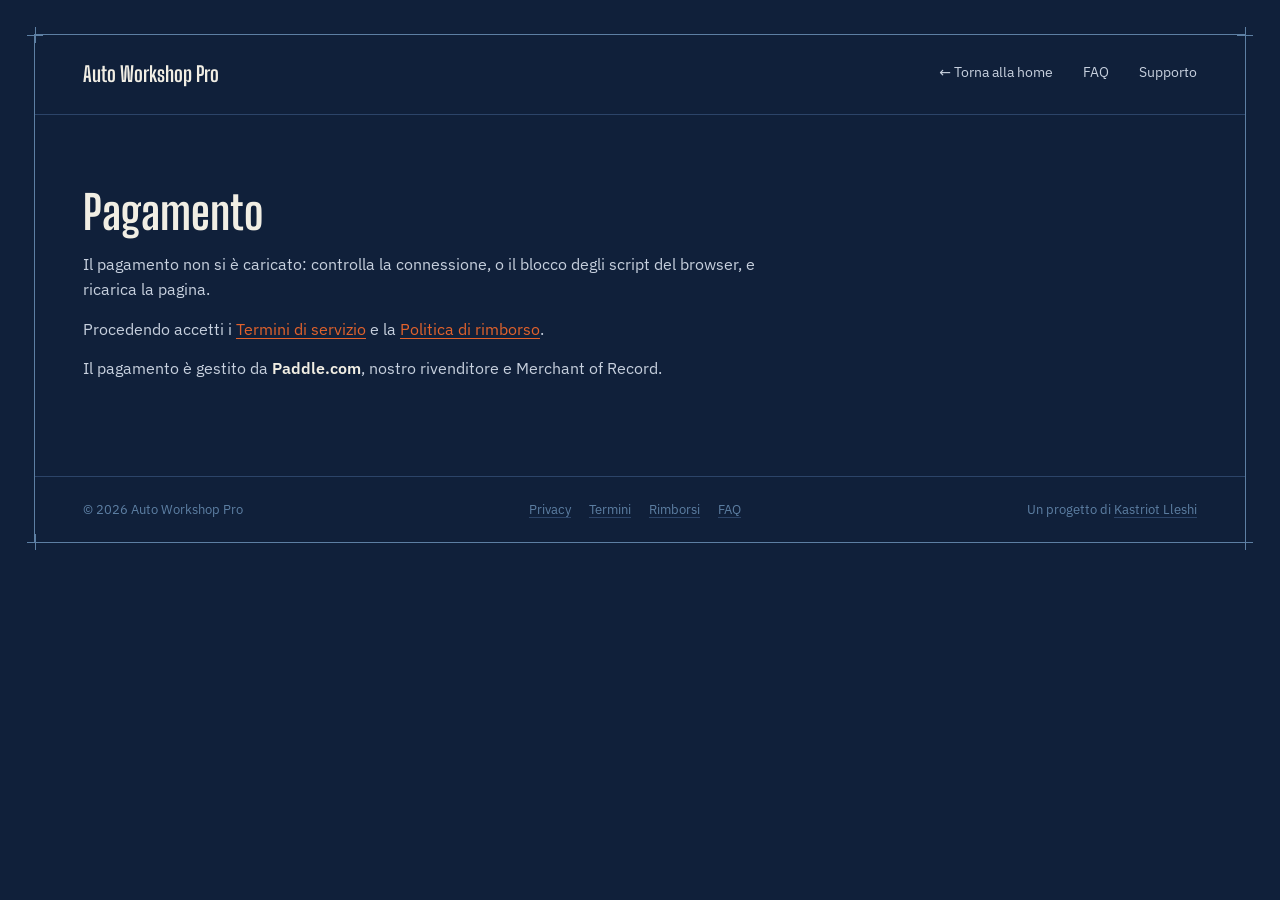
<file: paga.html>
<!DOCTYPE html>
<html lang="it">
<head>
<meta charset="UTF-8">
<meta name="viewport" content="width=device-width, initial-scale=1.0">
<meta name="robots" content="noindex">
<title>Pagamento | Auto Workshop Pro</title>
<link rel="stylesheet" href="fonts/fonts.css">
<style>
  :root{
    --bg: #10203A;
    --panel: #16294A;
    --panel-line: #2C4468;
    --ink: #F1EEE4;
    --ink-dim: #C7D0DE;
    --line: #5D7FA3;
    --accent: #E2622C;
    --accent-dim: #B84E23;
    --good: #4E9B6E;
    --frame-margin: clamp(14px, 3vw, 34px);
  }
  *{ box-sizing: border-box; }
  html{ scroll-behavior: smooth; }
  @media (prefers-reduced-motion: reduce){
    html{ scroll-behavior: auto; }
    *{ animation-duration: 0.001ms !important; transition-duration: 0.001ms !important; }
  }
  body{
    margin: 0;
    background: var(--bg);
    color: var(--ink);
    font-family: "IBM Plex Sans", system-ui, sans-serif;
    font-size: 16px;
    line-height: 1.65;
    -webkit-font-smoothing: antialiased;
  }
  a{ color: inherit; }
  .mono{ font-family: "IBM Plex Mono", monospace; letter-spacing: 0.01em; }

  .sheet{ position: relative; margin: var(--frame-margin); border: 1px solid var(--line); }
  .tick{ position: absolute; width: 16px; height: 16px; pointer-events: none; }
  .tick::before, .tick::after{ content: ""; position: absolute; background: var(--line); }
  .tick::before{ width: 100%; height: 1px; top: 50%; left: 0; }
  .tick::after{ width: 1px; height: 100%; left: 50%; top: 0; }
  .tick.tl{ top: -8px; left: -8px; } .tick.tr{ top: -8px; right: -8px; }
  .tick.bl{ bottom: -8px; left: -8px; } .tick.br{ bottom: -8px; right: -8px; }

  .topbar{
    display: flex; align-items: center; justify-content: space-between; gap: 16px;
    padding: 22px clamp(20px, 4vw, 48px);
    border-bottom: 1px solid var(--panel-line);
  }
  .wordmark{ font-family: "Big Shoulders Display", sans-serif; font-weight: 700; font-size: 21px; text-decoration: none; }
  .topnav{ display: flex; align-items: center; gap: clamp(14px, 3vw, 30px); }
  .topnav a{
    font-size: 14px; text-decoration: none; color: var(--ink-dim);
    border-bottom: 1px solid transparent; padding-bottom: 2px;
    transition: color .15s ease, border-color .15s ease;
  }
  .topnav a:hover, .topnav a:focus-visible{ color: var(--ink); border-color: var(--accent); }
  .topnav a.lang{ font-family: "IBM Plex Mono", monospace; font-size: 12.5px; border: 1px solid var(--panel-line); padding: 3px 8px; }
  .topnav a.lang:hover, .topnav a.lang:focus-visible{ border-color: var(--accent); }

  .btn{
    display: inline-block; font-size: 14px; padding: 13px 22px; border: 1px solid var(--line);
    text-decoration: none; color: var(--ink); background: transparent;
    transition: border-color .15s ease, color .15s ease, background .15s ease;
  }
  .btn:hover, .btn:focus-visible{ border-color: var(--accent); color: var(--accent); }
  .btn-primary{ border-color: var(--accent); background: var(--accent); color: var(--bg); font-weight: 600; }
  .btn-primary:hover, .btn-primary:focus-visible{ background: var(--accent-dim); border-color: var(--accent-dim); color: var(--bg); }

  footer{
    padding: 22px clamp(20px, 4vw, 48px);
    border-top: 1px solid var(--panel-line);
    display: flex; flex-wrap: wrap; justify-content: space-between; gap: 10px;
    font-size: 13px; color: var(--line);
  }
  footer nav{ display: flex; flex-wrap: wrap; gap: 8px 18px; }
  footer a{ text-decoration: underline; text-decoration-color: var(--panel-line); text-underline-offset: 3px; }
  footer a:hover, footer a:focus-visible{ text-decoration-color: var(--accent); color: var(--accent); }
  :focus-visible{ outline: 2px solid var(--accent); outline-offset: 2px; }

  /* ---------- documento ---------- */
  .doc{ padding: clamp(36px, 6vw, 72px) clamp(20px, 4vw, 48px) clamp(48px, 7vw, 80px); }
  .doc-inner{ max-width: 72ch; }
  .doc h1, .doc h2, .doc h3{ font-family: "Big Shoulders Display", "IBM Plex Sans", sans-serif; font-weight: 700; line-height: 1.1; }
  .doc h1{ font-size: clamp(2rem, 4vw, 2.9rem); margin: 0 0 14px; }
  .doc h2, .doc h3{ font-size: clamp(1.3rem, 2.4vw, 1.6rem); margin: 38px 0 12px; padding-top: 18px; border-top: 1px solid var(--panel-line); }
  .doc p, .doc li{ color: var(--ink-dim); font-size: 15.5px; }
  .doc p{ margin: 0 0 14px; }
  .doc ul, .doc ol{ margin: 0 0 16px; padding-left: 22px; }
  .doc li{ margin-bottom: 8px; }
  .doc li > ul{ margin-top: 8px; }
  .doc strong{ color: var(--ink); font-weight: 600; }
  .doc em{ font-style: normal; }
  .doc code{ font-family: "IBM Plex Mono", monospace; font-size: 13.5px; color: var(--ink); background: var(--panel); padding: 1px 6px; }
  .doc a:not(.btn){ color: var(--accent); text-decoration: underline; text-underline-offset: 3px; }
  .doc .doc-date{ font-family: "IBM Plex Mono", monospace; font-size: 13px; color: var(--line); margin-bottom: 30px; }
  .doc .doc-date strong{ color: var(--line); font-weight: 500; }
  .doc p.action{ margin: 22px 0 26px; }

  /* ---------- FAQ (Auto Workshop) ---------- */
  .faq{ display: flex; flex-direction: column; gap: 10px; margin-top: 10px; }
  .faq details{ border: 1px solid var(--panel-line); background: var(--panel); }
  .faq summary{
    cursor: pointer; list-style: none; padding: 16px 22px; font-weight: 600; font-size: 15px;
    display: flex; align-items: center; gap: 12px;
  }
  .faq summary::-webkit-details-marker{ display: none; }
  .faq summary::after{ content: "+"; margin-left: auto; font-family: "IBM Plex Mono", monospace; color: var(--accent); }
  .faq details[open] summary::after{ content: "−"; }
  .faq details[open] summary{ border-bottom: 1px solid var(--panel-line); }
  .faq .answer{ padding: 14px 22px 18px; font-size: 15px; color: var(--ink-dim); }
  .badge{ font-family: "IBM Plex Mono", monospace; font-size: 11px; font-weight: 500; color: var(--accent); border: 1px solid var(--accent-dim); padding: 1px 7px; }
  .doc .cta-end{ margin-top: 48px; padding-top: 28px; border-top: 1px solid var(--panel-line); }
  .doc .cta-end h2{ border: 0; padding: 0; margin: 0 0 10px; }

  @media (max-width: 560px){
    .topnav a.back{ display: none; }
  }
</style>
</head>
<body>

<div class="sheet">
  <span class="tick tl"></span><span class="tick tr"></span>
  <span class="tick bl"></span><span class="tick br"></span>

  <header class="topbar">
    <a class="wordmark" href="./">Auto Workshop Pro</a>
    <nav class="topnav">
      <a class="back" href="./">← Torna alla home</a>
      <a href="faq.html">FAQ</a>
      <a href="./#supporto">Supporto</a>
    </nav>
  </header>

  <main class="doc">
    <div class="doc-inner">
      <h1>Pagamento</h1>

      <p id="pagamento-aperto" hidden>Il pagamento si apre in questa pagina. Se non compare, ricarica la pagina.</p>
      <p id="pagamento-da-app" hidden>Questa pagina si apre dalla pagina Premium dell'app <strong>Auto Workshop Pro</strong>: scegli lì la formula e tocca il pulsante di acquisto.</p>
      <p id="pagamento-non-caricato" hidden>Il pagamento non si è caricato: controlla la connessione, o il blocco degli script del browser, e ricarica la pagina.</p>

      <p>Procedendo accetti i <a href="terms.html">Termini di servizio</a> e la <a href="rimborsi.html">Politica di rimborso</a>.</p>
      <p>Il pagamento è gestito da <strong>Paddle.com</strong>, nostro rivenditore e Merchant of Record.</p>
    </div>
  </main>

  <footer>
    <span>&copy; 2026 Auto Workshop Pro</span>
    <nav>
      <a href="privacy.html">Privacy</a>
      <a href="terms.html">Termini</a>
      <a href="rimborsi.html">Rimborsi</a>
      <a href="faq.html">FAQ</a>
    </nav>
    <span>Un progetto di <a href="https://klleshi.com/">Kastriot Lleshi</a></span>
  </footer>
</div>

<script src="https://cdn.paddle.com/paddle/v2/paddle.js"></script>
<script>
// Il "default payment link" di Paddle vero, la gemella di paga-prova.html
// (che e' quella della sandbox). Il server crea la transazione e l'app apre
// questa pagina con ?_ptxn=<id>: Paddle.js apre da solo il checkout di quella
// transazione. La pagina non offre articoli e non passa customData: il server
// collega solo le transazioni create da lui. Senza Paddle.Environment.set,
// Paddle.js lavora sull'ambiente vero.
(function(){
  var mostra = function(id){ document.getElementById(id).hidden = false; };
  if (typeof Paddle === 'undefined'){ mostra('pagamento-non-caricato'); return; }
  mostra(new URLSearchParams(window.location.search).has('_ptxn') ? 'pagamento-aperto' : 'pagamento-da-app');
  Paddle.Initialize({
    // Il token lato client di Paddle vero: pubblico per costruzione.
    token: 'live_5067ae7b5b116d61951c719a576',
    checkout: {
      settings: {
        displayMode: 'overlay',
        locale: 'it',
        // L'email resta quella dell'account Google con cui il server ha creato il cliente.
        allowLogout: false,
        successUrl: 'https://autoworkshop.klleshi.com/grazie.html'
      }
    }
  });
})();
</script>

</body>
</html>
</file>
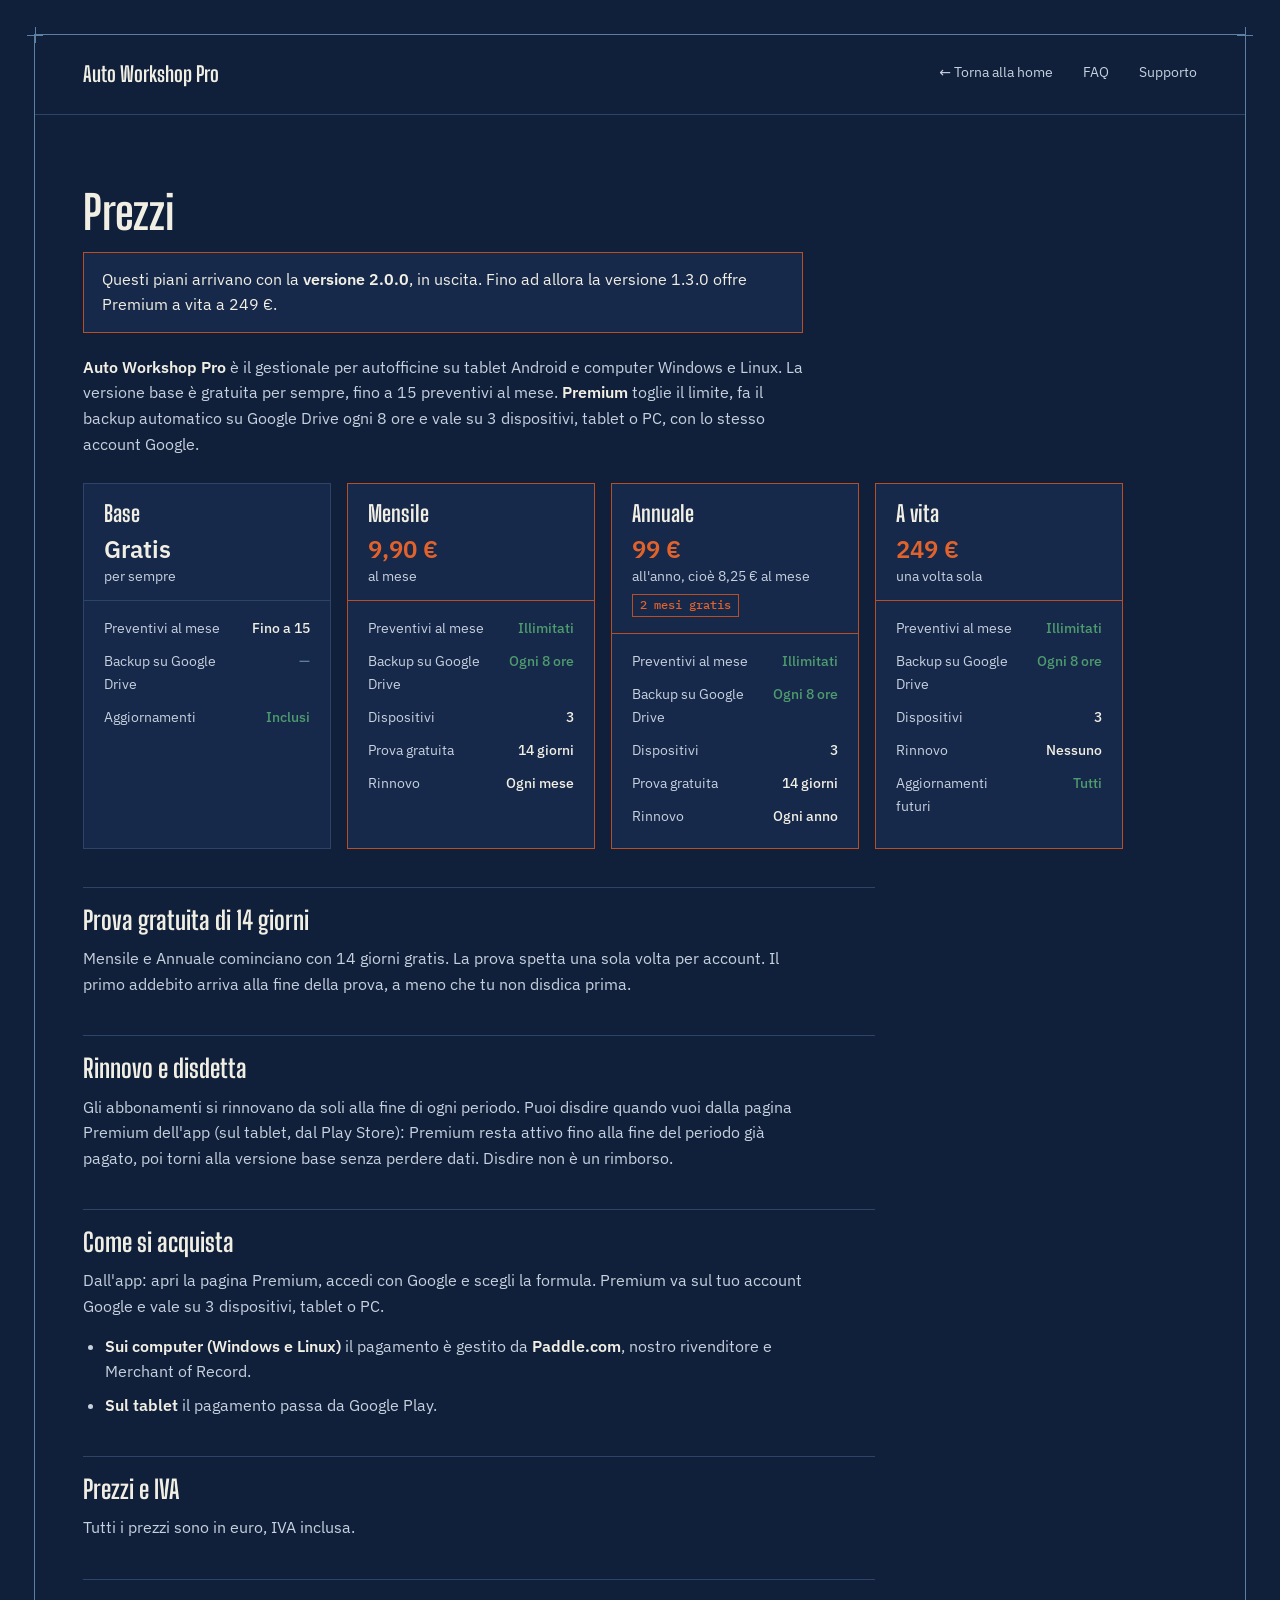
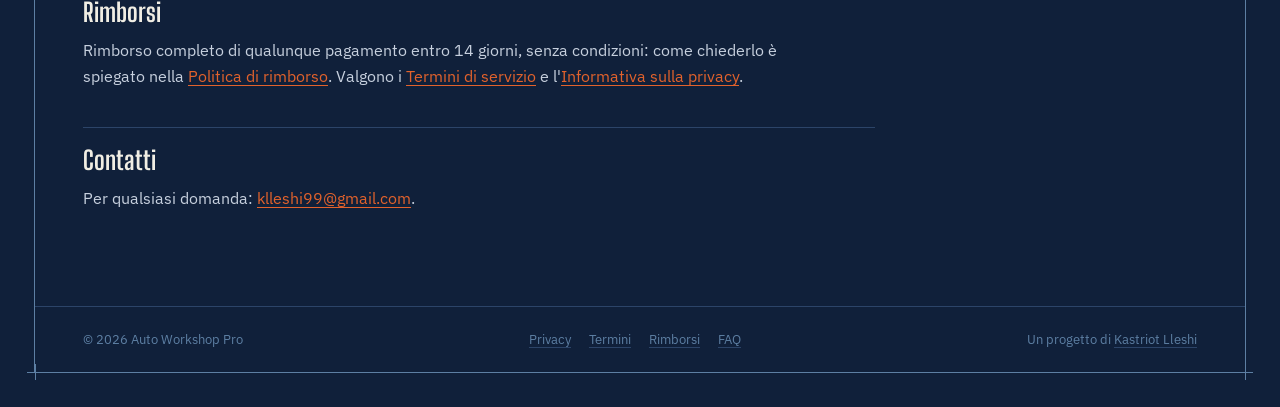
<file: prezzi.html>
<!DOCTYPE html>
<html lang="it">
<head>
<meta charset="UTF-8">
<meta name="viewport" content="width=device-width, initial-scale=1.0">
<!-- Fino all'uscita della 2.0.0: la pagina c'e' per la verifica di Paddle, ma non
     va nei motori di ricerca ne' e' collegata dalla home, che vende ancora la 1.3.0. -->
<meta name="robots" content="noindex">
<title>Prezzi | Auto Workshop Pro</title>
<meta name="description" content="Prezzi di Auto Workshop Pro: versione base gratuita, Premium mensile, annuale o a vita.">
<link rel="stylesheet" href="fonts/fonts.css">
<style>
  :root{
    --bg: #10203A;
    --panel: #16294A;
    --panel-line: #2C4468;
    --ink: #F1EEE4;
    --ink-dim: #C7D0DE;
    --line: #5D7FA3;
    --accent: #E2622C;
    --accent-dim: #B84E23;
    --good: #4E9B6E;
    --frame-margin: clamp(14px, 3vw, 34px);
  }
  *{ box-sizing: border-box; }
  html{ scroll-behavior: smooth; }
  @media (prefers-reduced-motion: reduce){
    html{ scroll-behavior: auto; }
    *{ animation-duration: 0.001ms !important; transition-duration: 0.001ms !important; }
  }
  body{
    margin: 0;
    background: var(--bg);
    color: var(--ink);
    font-family: "IBM Plex Sans", system-ui, sans-serif;
    font-size: 16px;
    line-height: 1.65;
    -webkit-font-smoothing: antialiased;
  }
  a{ color: inherit; }
  .mono{ font-family: "IBM Plex Mono", monospace; letter-spacing: 0.01em; }

  .sheet{ position: relative; margin: var(--frame-margin); border: 1px solid var(--line); }
  .tick{ position: absolute; width: 16px; height: 16px; pointer-events: none; }
  .tick::before, .tick::after{ content: ""; position: absolute; background: var(--line); }
  .tick::before{ width: 100%; height: 1px; top: 50%; left: 0; }
  .tick::after{ width: 1px; height: 100%; left: 50%; top: 0; }
  .tick.tl{ top: -8px; left: -8px; } .tick.tr{ top: -8px; right: -8px; }
  .tick.bl{ bottom: -8px; left: -8px; } .tick.br{ bottom: -8px; right: -8px; }

  .topbar{
    display: flex; align-items: center; justify-content: space-between; gap: 16px;
    padding: 22px clamp(20px, 4vw, 48px);
    border-bottom: 1px solid var(--panel-line);
  }
  .wordmark{ font-family: "Big Shoulders Display", sans-serif; font-weight: 700; font-size: 21px; text-decoration: none; }
  .topnav{ display: flex; align-items: center; gap: clamp(14px, 3vw, 30px); }
  .topnav a{
    font-size: 14px; text-decoration: none; color: var(--ink-dim);
    border-bottom: 1px solid transparent; padding-bottom: 2px;
    transition: color .15s ease, border-color .15s ease;
  }
  .topnav a:hover, .topnav a:focus-visible{ color: var(--ink); border-color: var(--accent); }

  footer{
    padding: 22px clamp(20px, 4vw, 48px);
    border-top: 1px solid var(--panel-line);
    display: flex; flex-wrap: wrap; justify-content: space-between; gap: 10px;
    font-size: 13px; color: var(--line);
  }
  footer nav{ display: flex; flex-wrap: wrap; gap: 8px 18px; }
  footer a{ text-decoration: underline; text-decoration-color: var(--panel-line); text-underline-offset: 3px; }
  footer a:hover, footer a:focus-visible{ text-decoration-color: var(--accent); color: var(--accent); }
  :focus-visible{ outline: 2px solid var(--accent); outline-offset: 2px; }

  /* ---------- documento ---------- */
  .doc{ padding: clamp(36px, 6vw, 72px) clamp(20px, 4vw, 48px) clamp(48px, 7vw, 80px); }
  .doc-inner{ max-width: 1040px; }
  .doc-inner > p, .doc-inner > h2, .doc-inner > ul{ max-width: 72ch; }
  .doc h1, .doc h2, .doc h3{ font-family: "Big Shoulders Display", "IBM Plex Sans", sans-serif; font-weight: 700; line-height: 1.1; }
  .doc h1{ font-size: clamp(2rem, 4vw, 2.9rem); margin: 0 0 14px; }
  .doc h2{ font-size: clamp(1.3rem, 2.4vw, 1.6rem); margin: 38px 0 12px; padding-top: 18px; border-top: 1px solid var(--panel-line); }
  .doc p, .doc li{ color: var(--ink-dim); font-size: 15.5px; }
  .doc p{ margin: 0 0 14px; }
  .doc ul{ margin: 0 0 16px; padding-left: 22px; }
  .doc li{ margin-bottom: 8px; }
  .doc strong{ color: var(--ink); font-weight: 600; }
  .doc a{ color: var(--accent); text-decoration: underline; text-underline-offset: 3px; }

  /* La nota sulla 2.0.0, in evidenza sopra i piani. */
  .doc .nota{
    border: 1px solid var(--accent-dim); background: var(--panel);
    padding: 14px 18px; color: var(--ink); margin: 8px 0 22px;
  }

  /* ---------- piani (lo stile dei riquadri della home) ---------- */
  .piani{
    display: grid;
    grid-template-columns: repeat(auto-fit, minmax(220px, 1fr));
    gap: 16px;
    margin: 26px 0 10px;
  }
  .plan{ border: 1px solid var(--panel-line); background: var(--panel); display: flex; flex-direction: column; }
  .plan.premium{ border-color: var(--accent-dim); }
  .plan-head{ padding: 18px 20px 16px; border-bottom: 1px solid var(--panel-line); }
  .plan.premium .plan-head{ border-bottom-color: var(--accent-dim); }
  .doc .plan-head h3{ font-size: 1.4rem; margin: 0 0 8px; }
  .plan-price{ font-size: 1.5rem; font-weight: 600; line-height: 1.2; }
  .plan.premium .plan-price{ color: var(--accent); }
  .plan-price small{ display: block; font-size: 13.5px; font-weight: 400; color: var(--ink-dim); margin-top: 4px; }
  .plan-badge{
    display: inline-block; margin-top: 10px;
    font-family: "IBM Plex Mono", monospace; font-size: 11.5px; font-weight: 500;
    color: var(--accent); border: 1px solid var(--accent-dim); padding: 1px 7px;
  }
  .plan dl{
    padding: 16px 20px 20px;
    margin: 0;
    display: grid;
    grid-template-columns: 1fr auto;
    gap: 10px 12px;
    font-size: 14px;
  }
  .plan dt{ color: var(--ink-dim); }
  .plan dd{ margin: 0; text-align: right; font-weight: 500; }
  .plan dd.yes{ color: var(--good); }
  .plan dd.no{ color: var(--line); }

  @media (max-width: 560px){
    .topnav a.back{ display: none; }
  }
</style>
</head>
<body>

<div class="sheet">
  <span class="tick tl"></span><span class="tick tr"></span>
  <span class="tick bl"></span><span class="tick br"></span>

  <header class="topbar">
    <a class="wordmark" href="./">Auto Workshop Pro</a>
    <nav class="topnav">
      <a class="back" href="./">← Torna alla home</a>
      <a href="faq.html">FAQ</a>
      <a href="./#supporto">Supporto</a>
    </nav>
  </header>

  <main class="doc">
    <div class="doc-inner">
      <h1>Prezzi</h1>
      <p class="nota">Questi piani arrivano con la <strong>versione 2.0.0</strong>, in uscita. Fino ad allora la versione 1.3.0 offre Premium a vita a 249 €.</p>

      <p><strong>Auto Workshop Pro</strong> è il gestionale per autofficine su tablet Android e computer Windows e Linux. La versione base è gratuita per sempre, fino a 15 preventivi al mese. <strong>Premium</strong> toglie il limite, fa il backup automatico su Google Drive ogni 8 ore e vale su 3 dispositivi, tablet o PC, con lo stesso account Google.</p>

      <div class="piani">
        <div class="plan">
          <div class="plan-head">
            <h3>Base</h3>
            <div class="plan-price">Gratis<small>per sempre</small></div>
          </div>
          <dl>
            <dt>Preventivi al mese</dt><dd>Fino a 15</dd>
            <dt>Backup su Google Drive</dt><dd class="no">—</dd>
            <dt>Aggiornamenti</dt><dd class="yes">Inclusi</dd>
          </dl>
        </div>

        <div class="plan premium">
          <div class="plan-head">
            <h3>Mensile</h3>
            <div class="plan-price">9,90 €<small>al mese</small></div>
          </div>
          <dl>
            <dt>Preventivi al mese</dt><dd class="yes">Illimitati</dd>
            <dt>Backup su Google Drive</dt><dd class="yes">Ogni 8 ore</dd>
            <dt>Dispositivi</dt><dd>3</dd>
            <dt>Prova gratuita</dt><dd>14 giorni</dd>
            <dt>Rinnovo</dt><dd>Ogni mese</dd>
          </dl>
        </div>

        <div class="plan premium">
          <div class="plan-head">
            <h3>Annuale</h3>
            <div class="plan-price">99 €<small>all'anno, cioè 8,25 € al mese</small></div>
            <span class="plan-badge">2 mesi gratis</span>
          </div>
          <dl>
            <dt>Preventivi al mese</dt><dd class="yes">Illimitati</dd>
            <dt>Backup su Google Drive</dt><dd class="yes">Ogni 8 ore</dd>
            <dt>Dispositivi</dt><dd>3</dd>
            <dt>Prova gratuita</dt><dd>14 giorni</dd>
            <dt>Rinnovo</dt><dd>Ogni anno</dd>
          </dl>
        </div>

        <div class="plan premium">
          <div class="plan-head">
            <h3>A vita</h3>
            <div class="plan-price">249 €<small>una volta sola</small></div>
          </div>
          <dl>
            <dt>Preventivi al mese</dt><dd class="yes">Illimitati</dd>
            <dt>Backup su Google Drive</dt><dd class="yes">Ogni 8 ore</dd>
            <dt>Dispositivi</dt><dd>3</dd>
            <dt>Rinnovo</dt><dd>Nessuno</dd>
            <dt>Aggiornamenti futuri</dt><dd class="yes">Tutti</dd>
          </dl>
        </div>
      </div>

      <h2>Prova gratuita di 14 giorni</h2>
      <p>Mensile e Annuale cominciano con 14 giorni gratis. La prova spetta una sola volta per account. Il primo addebito arriva alla fine della prova, a meno che tu non disdica prima.</p>

      <h2>Rinnovo e disdetta</h2>
      <p>Gli abbonamenti si rinnovano da soli alla fine di ogni periodo. Puoi disdire quando vuoi dalla pagina Premium dell'app (sul tablet, dal Play Store): Premium resta attivo fino alla fine del periodo già pagato, poi torni alla versione base senza perdere dati. Disdire non è un rimborso.</p>

      <h2>Come si acquista</h2>
      <p>Dall'app: apri la pagina Premium, accedi con Google e scegli la formula. Premium va sul tuo account Google e vale su 3 dispositivi, tablet o PC.</p>
      <ul>
        <li><strong>Sui computer (Windows e Linux)</strong> il pagamento è gestito da <strong>Paddle.com</strong>, nostro rivenditore e Merchant of Record.</li>
        <li><strong>Sul tablet</strong> il pagamento passa da Google Play.</li>
      </ul>

      <h2>Prezzi e IVA</h2>
      <p>Tutti i prezzi sono in euro, IVA inclusa.</p>

      <h2>Rimborsi</h2>
      <p>Rimborso completo di qualunque pagamento entro 14 giorni, senza condizioni: come chiederlo è spiegato nella <a href="rimborsi.html">Politica di rimborso</a>. Valgono i <a href="terms.html">Termini di servizio</a> e l'<a href="privacy.html">Informativa sulla privacy</a>.</p>

      <h2>Contatti</h2>
      <p>Per qualsiasi domanda: <a href="mailto:klleshi99@gmail.com">klleshi99@gmail.com</a>.</p>
    </div>
  </main>

  <footer>
    <span>&copy; 2026 Auto Workshop Pro</span>
    <nav>
      <a href="privacy.html">Privacy</a>
      <a href="terms.html">Termini</a>
      <a href="rimborsi.html">Rimborsi</a>
      <a href="faq.html">FAQ</a>
    </nav>
    <span>Un progetto di <a href="https://klleshi.com/">Kastriot Lleshi</a></span>
  </footer>
</div>

</body>
</html>
</file>
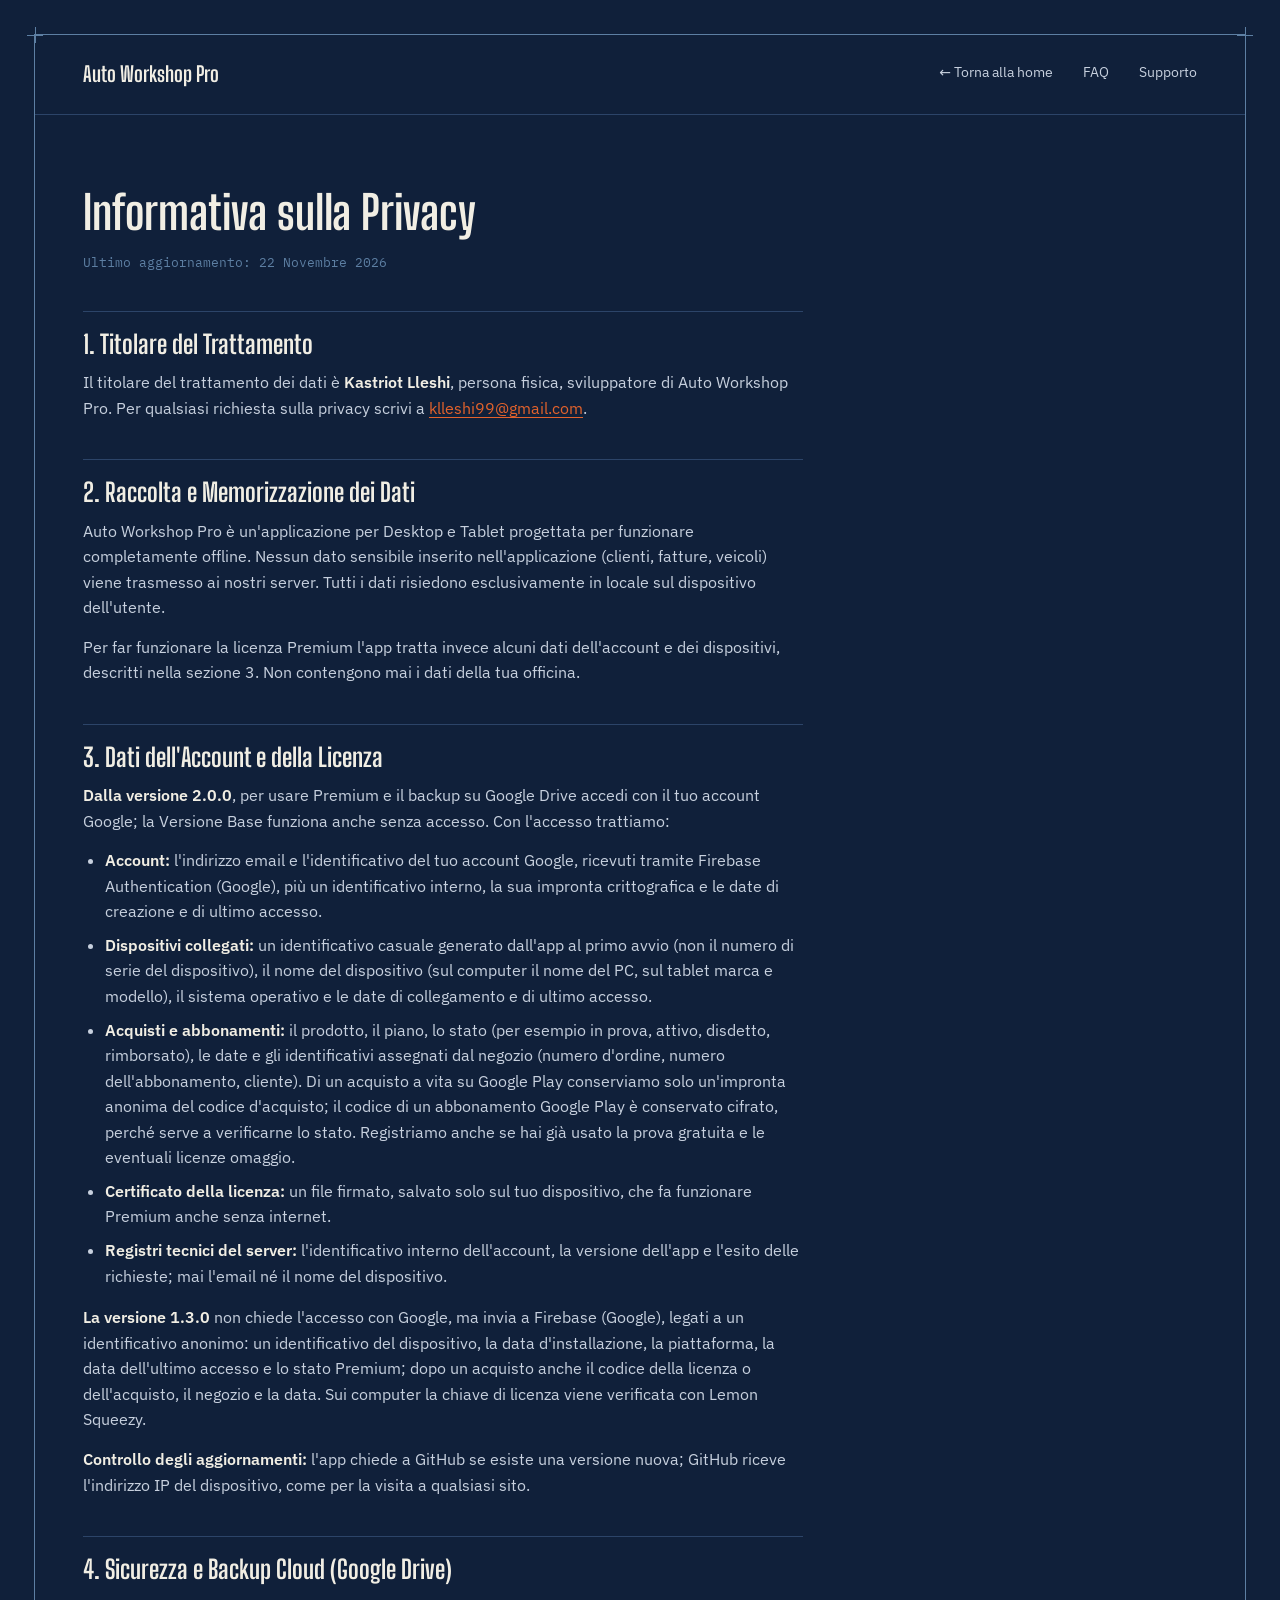
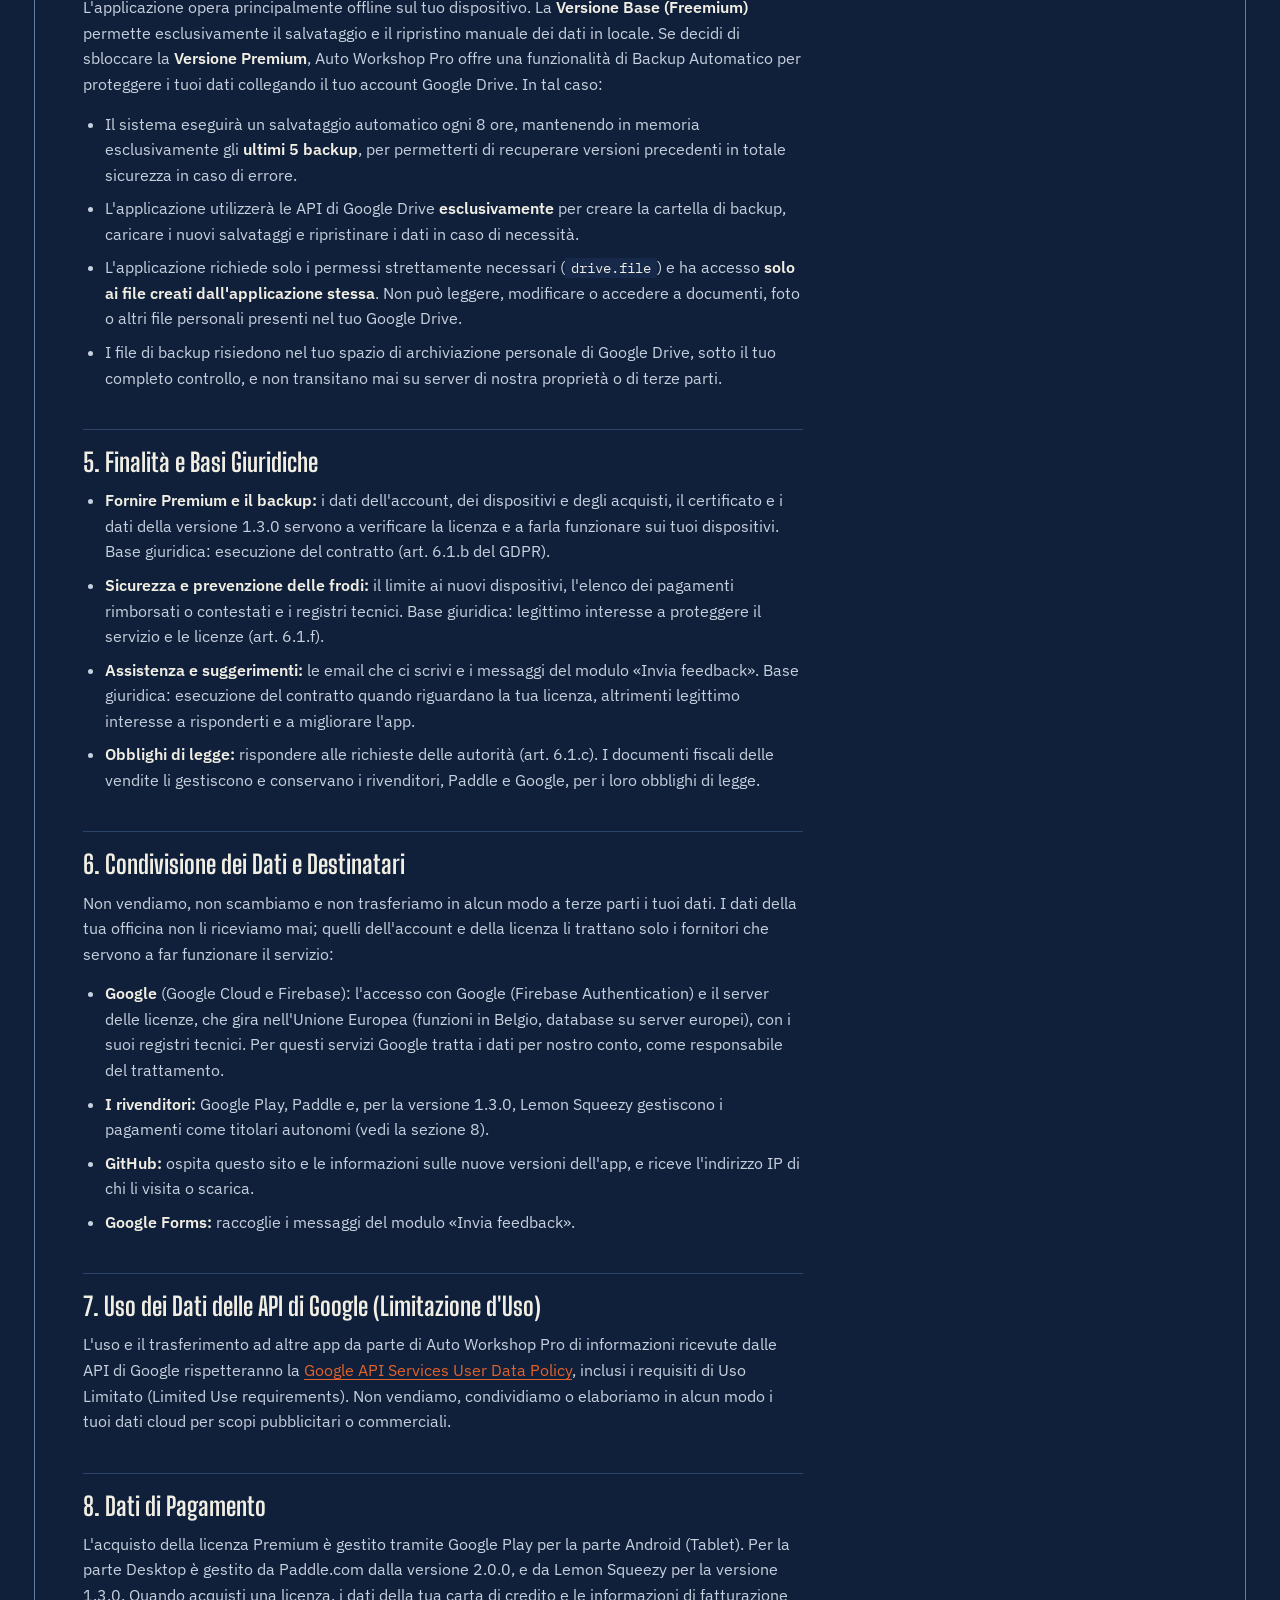
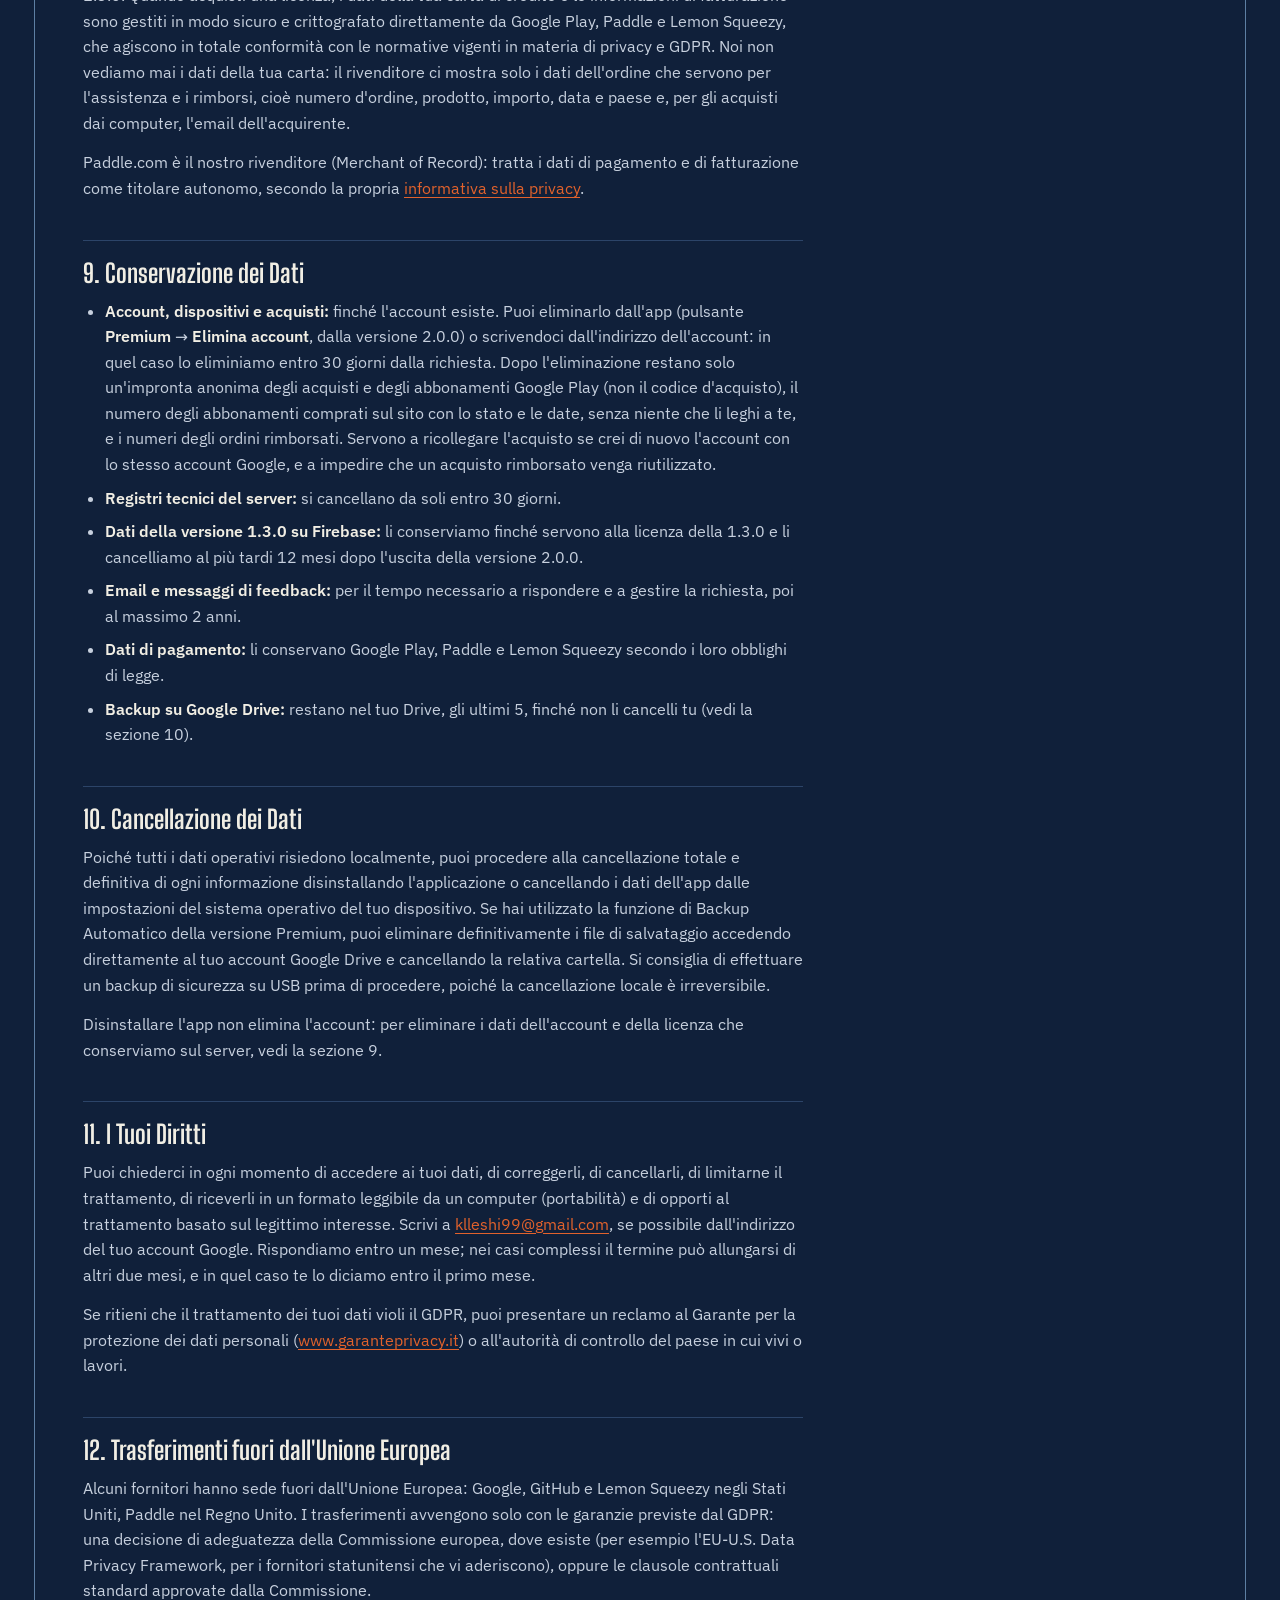
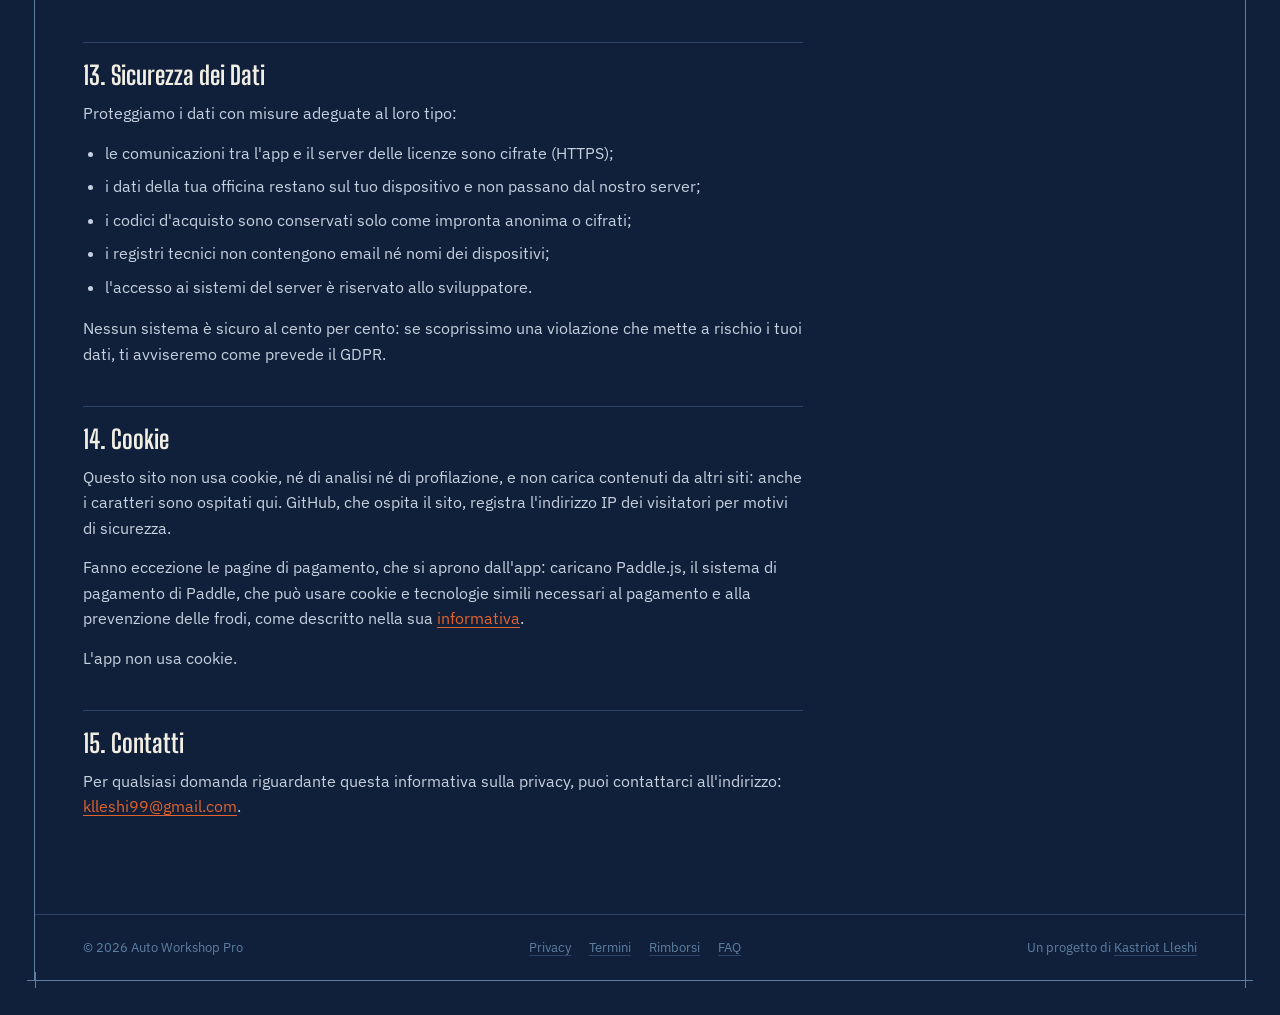
<file: privacy.html>
<!DOCTYPE html>
<html lang="it">
<head>
<meta charset="UTF-8">
<meta name="viewport" content="width=device-width, initial-scale=1.0">
<title>Privacy Policy | Auto Workshop Pro</title>
<link rel="stylesheet" href="fonts/fonts.css">
<style>
  :root{
    --bg: #10203A;
    --panel: #16294A;
    --panel-line: #2C4468;
    --ink: #F1EEE4;
    --ink-dim: #C7D0DE;
    --line: #5D7FA3;
    --accent: #E2622C;
    --accent-dim: #B84E23;
    --good: #4E9B6E;
    --frame-margin: clamp(14px, 3vw, 34px);
  }
  *{ box-sizing: border-box; }
  html{ scroll-behavior: smooth; }
  @media (prefers-reduced-motion: reduce){
    html{ scroll-behavior: auto; }
    *{ animation-duration: 0.001ms !important; transition-duration: 0.001ms !important; }
  }
  body{
    margin: 0;
    background: var(--bg);
    color: var(--ink);
    font-family: "IBM Plex Sans", system-ui, sans-serif;
    font-size: 16px;
    line-height: 1.65;
    -webkit-font-smoothing: antialiased;
  }
  a{ color: inherit; }
  .mono{ font-family: "IBM Plex Mono", monospace; letter-spacing: 0.01em; }

  .sheet{ position: relative; margin: var(--frame-margin); border: 1px solid var(--line); }
  .tick{ position: absolute; width: 16px; height: 16px; pointer-events: none; }
  .tick::before, .tick::after{ content: ""; position: absolute; background: var(--line); }
  .tick::before{ width: 100%; height: 1px; top: 50%; left: 0; }
  .tick::after{ width: 1px; height: 100%; left: 50%; top: 0; }
  .tick.tl{ top: -8px; left: -8px; } .tick.tr{ top: -8px; right: -8px; }
  .tick.bl{ bottom: -8px; left: -8px; } .tick.br{ bottom: -8px; right: -8px; }

  .topbar{
    display: flex; align-items: center; justify-content: space-between; gap: 16px;
    padding: 22px clamp(20px, 4vw, 48px);
    border-bottom: 1px solid var(--panel-line);
  }
  .wordmark{ font-family: "Big Shoulders Display", sans-serif; font-weight: 700; font-size: 21px; text-decoration: none; }
  .topnav{ display: flex; align-items: center; gap: clamp(14px, 3vw, 30px); }
  .topnav a{
    font-size: 14px; text-decoration: none; color: var(--ink-dim);
    border-bottom: 1px solid transparent; padding-bottom: 2px;
    transition: color .15s ease, border-color .15s ease;
  }
  .topnav a:hover, .topnav a:focus-visible{ color: var(--ink); border-color: var(--accent); }
  .topnav a.lang{ font-family: "IBM Plex Mono", monospace; font-size: 12.5px; border: 1px solid var(--panel-line); padding: 3px 8px; }
  .topnav a.lang:hover, .topnav a.lang:focus-visible{ border-color: var(--accent); }

  .btn{
    display: inline-block; font-size: 14px; padding: 13px 22px; border: 1px solid var(--line);
    text-decoration: none; color: var(--ink); background: transparent;
    transition: border-color .15s ease, color .15s ease, background .15s ease;
  }
  .btn:hover, .btn:focus-visible{ border-color: var(--accent); color: var(--accent); }
  .btn-primary{ border-color: var(--accent); background: var(--accent); color: var(--bg); font-weight: 600; }
  .btn-primary:hover, .btn-primary:focus-visible{ background: var(--accent-dim); border-color: var(--accent-dim); color: var(--bg); }

  footer{
    padding: 22px clamp(20px, 4vw, 48px);
    border-top: 1px solid var(--panel-line);
    display: flex; flex-wrap: wrap; justify-content: space-between; gap: 10px;
    font-size: 13px; color: var(--line);
  }
  footer nav{ display: flex; flex-wrap: wrap; gap: 8px 18px; }
  footer a{ text-decoration: underline; text-decoration-color: var(--panel-line); text-underline-offset: 3px; }
  footer a:hover, footer a:focus-visible{ text-decoration-color: var(--accent); color: var(--accent); }
  :focus-visible{ outline: 2px solid var(--accent); outline-offset: 2px; }

  /* ---------- documento ---------- */
  .doc{ padding: clamp(36px, 6vw, 72px) clamp(20px, 4vw, 48px) clamp(48px, 7vw, 80px); }
  .doc-inner{ max-width: 72ch; }
  .doc h1, .doc h2, .doc h3{ font-family: "Big Shoulders Display", "IBM Plex Sans", sans-serif; font-weight: 700; line-height: 1.1; }
  .doc h1{ font-size: clamp(2rem, 4vw, 2.9rem); margin: 0 0 14px; }
  .doc h2, .doc h3{ font-size: clamp(1.3rem, 2.4vw, 1.6rem); margin: 38px 0 12px; padding-top: 18px; border-top: 1px solid var(--panel-line); }
  .doc p, .doc li{ color: var(--ink-dim); font-size: 15.5px; }
  .doc p{ margin: 0 0 14px; }
  .doc ul, .doc ol{ margin: 0 0 16px; padding-left: 22px; }
  .doc li{ margin-bottom: 8px; }
  .doc li > ul{ margin-top: 8px; }
  .doc strong{ color: var(--ink); font-weight: 600; }
  .doc em{ font-style: normal; }
  .doc code{ font-family: "IBM Plex Mono", monospace; font-size: 13.5px; color: var(--ink); background: var(--panel); padding: 1px 6px; }
  .doc a:not(.btn){ color: var(--accent); text-decoration: underline; text-underline-offset: 3px; }
  .doc .doc-date{ font-family: "IBM Plex Mono", monospace; font-size: 13px; color: var(--line); margin-bottom: 30px; }
  .doc .doc-date strong{ color: var(--line); font-weight: 500; }
  .doc p.action{ margin: 22px 0 26px; }

  /* ---------- FAQ (Auto Workshop) ---------- */
  .faq{ display: flex; flex-direction: column; gap: 10px; margin-top: 10px; }
  .faq details{ border: 1px solid var(--panel-line); background: var(--panel); }
  .faq summary{
    cursor: pointer; list-style: none; padding: 16px 22px; font-weight: 600; font-size: 15px;
    display: flex; align-items: center; gap: 12px;
  }
  .faq summary::-webkit-details-marker{ display: none; }
  .faq summary::after{ content: "+"; margin-left: auto; font-family: "IBM Plex Mono", monospace; color: var(--accent); }
  .faq details[open] summary::after{ content: "−"; }
  .faq details[open] summary{ border-bottom: 1px solid var(--panel-line); }
  .faq .answer{ padding: 14px 22px 18px; font-size: 15px; color: var(--ink-dim); }
  .badge{ font-family: "IBM Plex Mono", monospace; font-size: 11px; font-weight: 500; color: var(--accent); border: 1px solid var(--accent-dim); padding: 1px 7px; }
  .doc .cta-end{ margin-top: 48px; padding-top: 28px; border-top: 1px solid var(--panel-line); }
  .doc .cta-end h2{ border: 0; padding: 0; margin: 0 0 10px; }

  @media (max-width: 560px){
    .topnav a.back{ display: none; }
  }
</style>
</head>
<body>

<div class="sheet">
  <span class="tick tl"></span><span class="tick tr"></span>
  <span class="tick bl"></span><span class="tick br"></span>

  <header class="topbar">
    <a class="wordmark" href="./">Auto Workshop Pro</a>
    <nav class="topnav">
      <a class="back" href="./">← Torna alla home</a>
      <a href="faq.html">FAQ</a>
      <a href="./#supporto">Supporto</a>
    </nav>
  </header>

  <main class="doc">
    <div class="doc-inner">
      <h1>Informativa sulla Privacy</h1>
      <p class="doc-date"><em>Ultimo aggiornamento: 22 Novembre 2026</em></p>

      <h2>1. Titolare del Trattamento</h2>
      <p>Il titolare del trattamento dei dati è <strong>Kastriot Lleshi</strong>, persona fisica, sviluppatore di Auto Workshop Pro. Per qualsiasi richiesta sulla privacy scrivi a <a href="mailto:klleshi99@gmail.com">klleshi99@gmail.com</a>.</p>

      <h2>2. Raccolta e Memorizzazione dei Dati</h2>
      <p>
      Auto Workshop Pro è un'applicazione per Desktop e Tablet progettata per funzionare completamente offline. Nessun dato sensibile inserito nell'applicazione (clienti, fatture, veicoli) viene trasmesso ai nostri server. Tutti i dati risiedono esclusivamente in locale sul dispositivo dell'utente.
      </p>
      <p>Per far funzionare la licenza Premium l'app tratta invece alcuni dati dell'account e dei dispositivi, descritti nella sezione 3. Non contengono mai i dati della tua officina.</p>

      <h2>3. Dati dell'Account e della Licenza</h2>
      <p><strong>Dalla versione 2.0.0</strong>, per usare Premium e il backup su Google Drive accedi con il tuo account Google; la Versione Base funziona anche senza accesso. Con l'accesso trattiamo:</p>
      <ul>
          <li><strong>Account:</strong> l'indirizzo email e l'identificativo del tuo account Google, ricevuti tramite Firebase Authentication (Google), più un identificativo interno, la sua impronta crittografica e le date di creazione e di ultimo accesso.</li>
          <li><strong>Dispositivi collegati:</strong> un identificativo casuale generato dall'app al primo avvio (non il numero di serie del dispositivo), il nome del dispositivo (sul computer il nome del PC, sul tablet marca e modello), il sistema operativo e le date di collegamento e di ultimo accesso.</li>
          <li><strong>Acquisti e abbonamenti:</strong> il prodotto, il piano, lo stato (per esempio in prova, attivo, disdetto, rimborsato), le date e gli identificativi assegnati dal negozio (numero d'ordine, numero dell'abbonamento, cliente). Di un acquisto a vita su Google Play conserviamo solo un'impronta anonima del codice d'acquisto; il codice di un abbonamento Google Play è conservato cifrato, perché serve a verificarne lo stato. Registriamo anche se hai già usato la prova gratuita e le eventuali licenze omaggio.</li>
          <li><strong>Certificato della licenza:</strong> un file firmato, salvato solo sul tuo dispositivo, che fa funzionare Premium anche senza internet.</li>
          <li><strong>Registri tecnici del server:</strong> l'identificativo interno dell'account, la versione dell'app e l'esito delle richieste; mai l'email né il nome del dispositivo.</li>
      </ul>
      <p><strong>La versione 1.3.0</strong> non chiede l'accesso con Google, ma invia a Firebase (Google), legati a un identificativo anonimo: un identificativo del dispositivo, la data d'installazione, la piattaforma, la data dell'ultimo accesso e lo stato Premium; dopo un acquisto anche il codice della licenza o dell'acquisto, il negozio e la data. Sui computer la chiave di licenza viene verificata con Lemon Squeezy.</p>
      <p><strong>Controllo degli aggiornamenti:</strong> l'app chiede a GitHub se esiste una versione nuova; GitHub riceve l'indirizzo IP del dispositivo, come per la visita a qualsiasi sito.</p>

      <h2>4. Sicurezza e Backup Cloud (Google Drive)</h2>
      <p>
      L'applicazione opera principalmente offline sul tuo dispositivo. La <strong>Versione Base (Freemium)</strong> permette esclusivamente il salvataggio e il ripristino manuale dei dati in locale. Se decidi di sbloccare la <strong>Versione Premium</strong>, Auto Workshop Pro offre una funzionalità di Backup Automatico per proteggere i tuoi dati collegando il tuo account Google Drive. In tal caso:
      </p>
      <ul>
          <li>Il sistema eseguirà un salvataggio automatico ogni 8 ore, mantenendo in memoria esclusivamente gli <strong>ultimi 5 backup</strong>, per permetterti di recuperare versioni precedenti in totale sicurezza in caso di errore.</li>
          <li>L'applicazione utilizzerà le API di Google Drive <strong>esclusivamente</strong> per creare la cartella di backup, caricare i nuovi salvataggi e ripristinare i dati in caso di necessità.</li>
          <li>L'applicazione richiede solo i permessi strettamente necessari (<code>drive.file</code>) e ha accesso <strong>solo ai file creati dall'applicazione stessa</strong>. Non può leggere, modificare o accedere a documenti, foto o altri file personali presenti nel tuo Google Drive.</li>
          <li>I file di backup risiedono nel tuo spazio di archiviazione personale di Google Drive, sotto il tuo completo controllo, e non transitano mai su server di nostra proprietà o di terze parti.</li>
      </ul>

      <h2>5. Finalità e Basi Giuridiche</h2>
      <ul>
          <li><strong>Fornire Premium e il backup:</strong> i dati dell'account, dei dispositivi e degli acquisti, il certificato e i dati della versione 1.3.0 servono a verificare la licenza e a farla funzionare sui tuoi dispositivi. Base giuridica: esecuzione del contratto (art. 6.1.b del GDPR).</li>
          <li><strong>Sicurezza e prevenzione delle frodi:</strong> il limite ai nuovi dispositivi, l'elenco dei pagamenti rimborsati o contestati e i registri tecnici. Base giuridica: legittimo interesse a proteggere il servizio e le licenze (art. 6.1.f).</li>
          <li><strong>Assistenza e suggerimenti:</strong> le email che ci scrivi e i messaggi del modulo «Invia feedback». Base giuridica: esecuzione del contratto quando riguardano la tua licenza, altrimenti legittimo interesse a risponderti e a migliorare l'app.</li>
          <li><strong>Obblighi di legge:</strong> rispondere alle richieste delle autorità (art. 6.1.c). I documenti fiscali delle vendite li gestiscono e conservano i rivenditori, Paddle e Google, per i loro obblighi di legge.</li>
      </ul>

      <h2>6. Condivisione dei Dati e Destinatari</h2>
      <p>Non vendiamo, non scambiamo e non trasferiamo in alcun modo a terze parti i tuoi dati. I dati della tua officina non li riceviamo mai; quelli dell'account e della licenza li trattano solo i fornitori che servono a far funzionare il servizio:</p>
      <ul>
          <li><strong>Google</strong> (Google Cloud e Firebase): l'accesso con Google (Firebase Authentication) e il server delle licenze, che gira nell'Unione Europea (funzioni in Belgio, database su server europei), con i suoi registri tecnici. Per questi servizi Google tratta i dati per nostro conto, come responsabile del trattamento.</li>
          <li><strong>I rivenditori:</strong> Google Play, Paddle e, per la versione 1.3.0, Lemon Squeezy gestiscono i pagamenti come titolari autonomi (vedi la sezione 8).</li>
          <li><strong>GitHub:</strong> ospita questo sito e le informazioni sulle nuove versioni dell'app, e riceve l'indirizzo IP di chi li visita o scarica.</li>
          <li><strong>Google Forms:</strong> raccoglie i messaggi del modulo «Invia feedback».</li>
      </ul>

      <h2>7. Uso dei Dati delle API di Google (Limitazione d'Uso)</h2>
      <p>
      L'uso e il trasferimento ad altre app da parte di Auto Workshop Pro di informazioni ricevute dalle API di Google rispetteranno la <a href="https://developers.google.com/terms/api-services-user-data-policy" target="_blank" rel="noopener noreferrer">Google API Services User Data Policy</a>, inclusi i requisiti di Uso Limitato (Limited Use requirements). Non vendiamo, condividiamo o elaboriamo in alcun modo i tuoi dati cloud per scopi pubblicitari o commerciali.
      </p>

      <h2>8. Dati di Pagamento</h2>
      <p>L'acquisto della licenza Premium è gestito tramite Google Play per la parte Android (Tablet). Per la parte Desktop è gestito da Paddle.com dalla versione 2.0.0, e da Lemon Squeezy per la versione 1.3.0. Quando acquisti una licenza, i dati della tua carta di credito e le informazioni di fatturazione sono gestiti in modo sicuro e crittografato direttamente da Google Play, Paddle e Lemon Squeezy, che agiscono in totale conformità con le normative vigenti in materia di privacy e GDPR. Noi non vediamo mai i dati della tua carta: il rivenditore ci mostra solo i dati dell'ordine che servono per l'assistenza e i rimborsi, cioè numero d'ordine, prodotto, importo, data e paese e, per gli acquisti dai computer, l'email dell'acquirente.</p>
      <p>Paddle.com è il nostro rivenditore (Merchant of Record): tratta i dati di pagamento e di fatturazione come titolare autonomo, secondo la propria <a href="https://www.paddle.com/legal/privacy" target="_blank" rel="noopener noreferrer">informativa sulla privacy</a>.</p>

      <h2>9. Conservazione dei Dati</h2>
      <ul>
          <li><strong>Account, dispositivi e acquisti:</strong> finché l'account esiste. Puoi eliminarlo dall'app (pulsante <strong>Premium</strong> → <strong>Elimina account</strong>, dalla versione 2.0.0) o scrivendoci dall'indirizzo dell'account: in quel caso lo eliminiamo entro 30 giorni dalla richiesta. Dopo l'eliminazione restano solo un'impronta anonima degli acquisti e degli abbonamenti Google Play (non il codice d'acquisto), il numero degli abbonamenti comprati sul sito con lo stato e le date, senza niente che li leghi a te, e i numeri degli ordini rimborsati. Servono a ricollegare l'acquisto se crei di nuovo l'account con lo stesso account Google, e a impedire che un acquisto rimborsato venga riutilizzato.</li>
          <li><strong>Registri tecnici del server:</strong> si cancellano da soli entro 30 giorni.</li>
          <li><strong>Dati della versione 1.3.0 su Firebase:</strong> li conserviamo finché servono alla licenza della 1.3.0 e li cancelliamo al più tardi 12 mesi dopo l'uscita della versione 2.0.0.</li>
          <li><strong>Email e messaggi di feedback:</strong> per il tempo necessario a rispondere e a gestire la richiesta, poi al massimo 2 anni.</li>
          <li><strong>Dati di pagamento:</strong> li conservano Google Play, Paddle e Lemon Squeezy secondo i loro obblighi di legge.</li>
          <li><strong>Backup su Google Drive:</strong> restano nel tuo Drive, gli ultimi 5, finché non li cancelli tu (vedi la sezione 10).</li>
      </ul>

      <h2>10. Cancellazione dei Dati</h2>
      <p>
      Poiché tutti i dati operativi risiedono localmente, puoi procedere alla cancellazione totale e definitiva di ogni informazione disinstallando l'applicazione o cancellando i dati dell'app dalle impostazioni del sistema operativo del tuo dispositivo. Se hai utilizzato la funzione di Backup Automatico della versione Premium, puoi eliminare definitivamente i file di salvataggio accedendo direttamente al tuo account Google Drive e cancellando la relativa cartella. Si consiglia di effettuare un backup di sicurezza su USB prima di procedere, poiché la cancellazione locale è irreversibile.
      </p>
      <p>Disinstallare l'app non elimina l'account: per eliminare i dati dell'account e della licenza che conserviamo sul server, vedi la sezione 9.</p>

      <h2>11. I Tuoi Diritti</h2>
      <p>Puoi chiederci in ogni momento di accedere ai tuoi dati, di correggerli, di cancellarli, di limitarne il trattamento, di riceverli in un formato leggibile da un computer (portabilità) e di opporti al trattamento basato sul legittimo interesse. Scrivi a <a href="mailto:klleshi99@gmail.com">klleshi99@gmail.com</a>, se possibile dall'indirizzo del tuo account Google. Rispondiamo entro un mese; nei casi complessi il termine può allungarsi di altri due mesi, e in quel caso te lo diciamo entro il primo mese.</p>
      <p>Se ritieni che il trattamento dei tuoi dati violi il GDPR, puoi presentare un reclamo al Garante per la protezione dei dati personali (<a href="https://www.garanteprivacy.it" target="_blank" rel="noopener noreferrer">www.garanteprivacy.it</a>) o all'autorità di controllo del paese in cui vivi o lavori.</p>

      <h2>12. Trasferimenti fuori dall'Unione Europea</h2>
      <p>Alcuni fornitori hanno sede fuori dall'Unione Europea: Google, GitHub e Lemon Squeezy negli Stati Uniti, Paddle nel Regno Unito. I trasferimenti avvengono solo con le garanzie previste dal GDPR: una decisione di adeguatezza della Commissione europea, dove esiste (per esempio l'EU-U.S. Data Privacy Framework, per i fornitori statunitensi che vi aderiscono), oppure le clausole contrattuali standard approvate dalla Commissione.</p>

      <h2>13. Sicurezza dei Dati</h2>
      <p>Proteggiamo i dati con misure adeguate al loro tipo:</p>
      <ul>
          <li>le comunicazioni tra l'app e il server delle licenze sono cifrate (HTTPS);</li>
          <li>i dati della tua officina restano sul tuo dispositivo e non passano dal nostro server;</li>
          <li>i codici d'acquisto sono conservati solo come impronta anonima o cifrati;</li>
          <li>i registri tecnici non contengono email né nomi dei dispositivi;</li>
          <li>l'accesso ai sistemi del server è riservato allo sviluppatore.</li>
      </ul>
      <p>Nessun sistema è sicuro al cento per cento: se scoprissimo una violazione che mette a rischio i tuoi dati, ti avviseremo come prevede il GDPR.</p>

      <h2>14. Cookie</h2>
      <p>Questo sito non usa cookie, né di analisi né di profilazione, e non carica contenuti da altri siti: anche i caratteri sono ospitati qui. GitHub, che ospita il sito, registra l'indirizzo IP dei visitatori per motivi di sicurezza.</p>
      <p>Fanno eccezione le pagine di pagamento, che si aprono dall'app: caricano Paddle.js, il sistema di pagamento di Paddle, che può usare cookie e tecnologie simili necessari al pagamento e alla prevenzione delle frodi, come descritto nella sua <a href="https://www.paddle.com/legal/privacy" target="_blank" rel="noopener noreferrer">informativa</a>.</p>
      <p>L'app non usa cookie.</p>

      <h2>15. Contatti</h2>
      <p>Per qualsiasi domanda riguardante questa informativa sulla privacy, puoi contattarci all'indirizzo: <a href="mailto:klleshi99@gmail.com">klleshi99@gmail.com</a>.</p>
    </div>
  </main>

  <footer>
    <span>&copy; 2026 Auto Workshop Pro</span>
    <nav>
      <a href="privacy.html">Privacy</a>
      <a href="terms.html">Termini</a>
      <a href="rimborsi.html">Rimborsi</a>
      <a href="faq.html">FAQ</a>
    </nav>
    <span>Un progetto di <a href="https://klleshi.com/">Kastriot Lleshi</a></span>
  </footer>
</div>

</body>
</html>
</file>
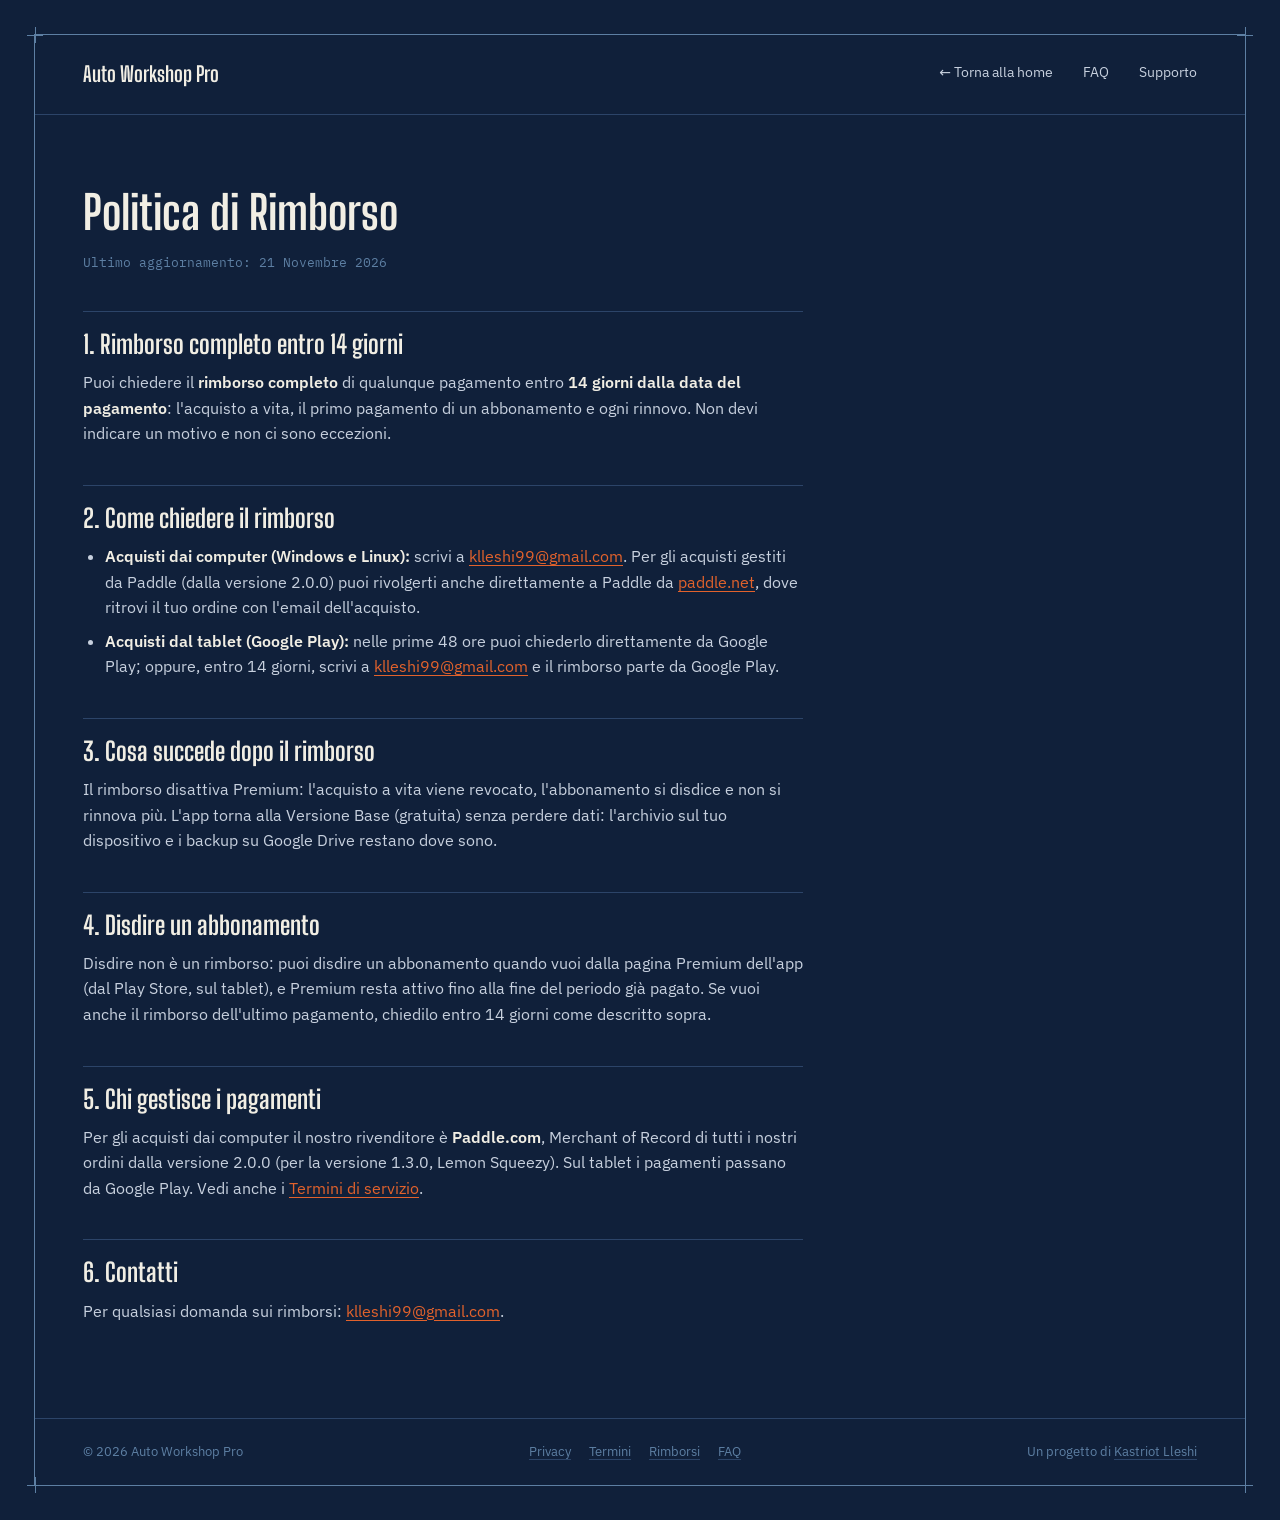
<file: rimborsi.html>
<!DOCTYPE html>
<html lang="it">
<head>
<meta charset="UTF-8">
<meta name="viewport" content="width=device-width, initial-scale=1.0">
<title>Politica di Rimborso | Auto Workshop Pro</title>
<link rel="stylesheet" href="fonts/fonts.css">
<style>
  :root{
    --bg: #10203A;
    --panel: #16294A;
    --panel-line: #2C4468;
    --ink: #F1EEE4;
    --ink-dim: #C7D0DE;
    --line: #5D7FA3;
    --accent: #E2622C;
    --accent-dim: #B84E23;
    --good: #4E9B6E;
    --frame-margin: clamp(14px, 3vw, 34px);
  }
  *{ box-sizing: border-box; }
  html{ scroll-behavior: smooth; }
  @media (prefers-reduced-motion: reduce){
    html{ scroll-behavior: auto; }
    *{ animation-duration: 0.001ms !important; transition-duration: 0.001ms !important; }
  }
  body{
    margin: 0;
    background: var(--bg);
    color: var(--ink);
    font-family: "IBM Plex Sans", system-ui, sans-serif;
    font-size: 16px;
    line-height: 1.65;
    -webkit-font-smoothing: antialiased;
  }
  a{ color: inherit; }
  .mono{ font-family: "IBM Plex Mono", monospace; letter-spacing: 0.01em; }

  .sheet{ position: relative; margin: var(--frame-margin); border: 1px solid var(--line); }
  .tick{ position: absolute; width: 16px; height: 16px; pointer-events: none; }
  .tick::before, .tick::after{ content: ""; position: absolute; background: var(--line); }
  .tick::before{ width: 100%; height: 1px; top: 50%; left: 0; }
  .tick::after{ width: 1px; height: 100%; left: 50%; top: 0; }
  .tick.tl{ top: -8px; left: -8px; } .tick.tr{ top: -8px; right: -8px; }
  .tick.bl{ bottom: -8px; left: -8px; } .tick.br{ bottom: -8px; right: -8px; }

  .topbar{
    display: flex; align-items: center; justify-content: space-between; gap: 16px;
    padding: 22px clamp(20px, 4vw, 48px);
    border-bottom: 1px solid var(--panel-line);
  }
  .wordmark{ font-family: "Big Shoulders Display", sans-serif; font-weight: 700; font-size: 21px; text-decoration: none; }
  .topnav{ display: flex; align-items: center; gap: clamp(14px, 3vw, 30px); }
  .topnav a{
    font-size: 14px; text-decoration: none; color: var(--ink-dim);
    border-bottom: 1px solid transparent; padding-bottom: 2px;
    transition: color .15s ease, border-color .15s ease;
  }
  .topnav a:hover, .topnav a:focus-visible{ color: var(--ink); border-color: var(--accent); }
  .topnav a.lang{ font-family: "IBM Plex Mono", monospace; font-size: 12.5px; border: 1px solid var(--panel-line); padding: 3px 8px; }
  .topnav a.lang:hover, .topnav a.lang:focus-visible{ border-color: var(--accent); }

  .btn{
    display: inline-block; font-size: 14px; padding: 13px 22px; border: 1px solid var(--line);
    text-decoration: none; color: var(--ink); background: transparent;
    transition: border-color .15s ease, color .15s ease, background .15s ease;
  }
  .btn:hover, .btn:focus-visible{ border-color: var(--accent); color: var(--accent); }
  .btn-primary{ border-color: var(--accent); background: var(--accent); color: var(--bg); font-weight: 600; }
  .btn-primary:hover, .btn-primary:focus-visible{ background: var(--accent-dim); border-color: var(--accent-dim); color: var(--bg); }

  footer{
    padding: 22px clamp(20px, 4vw, 48px);
    border-top: 1px solid var(--panel-line);
    display: flex; flex-wrap: wrap; justify-content: space-between; gap: 10px;
    font-size: 13px; color: var(--line);
  }
  footer nav{ display: flex; flex-wrap: wrap; gap: 8px 18px; }
  footer a{ text-decoration: underline; text-decoration-color: var(--panel-line); text-underline-offset: 3px; }
  footer a:hover, footer a:focus-visible{ text-decoration-color: var(--accent); color: var(--accent); }
  :focus-visible{ outline: 2px solid var(--accent); outline-offset: 2px; }

  /* ---------- documento ---------- */
  .doc{ padding: clamp(36px, 6vw, 72px) clamp(20px, 4vw, 48px) clamp(48px, 7vw, 80px); }
  .doc-inner{ max-width: 72ch; }
  .doc h1, .doc h2, .doc h3{ font-family: "Big Shoulders Display", "IBM Plex Sans", sans-serif; font-weight: 700; line-height: 1.1; }
  .doc h1{ font-size: clamp(2rem, 4vw, 2.9rem); margin: 0 0 14px; }
  .doc h2, .doc h3{ font-size: clamp(1.3rem, 2.4vw, 1.6rem); margin: 38px 0 12px; padding-top: 18px; border-top: 1px solid var(--panel-line); }
  .doc p, .doc li{ color: var(--ink-dim); font-size: 15.5px; }
  .doc p{ margin: 0 0 14px; }
  .doc ul, .doc ol{ margin: 0 0 16px; padding-left: 22px; }
  .doc li{ margin-bottom: 8px; }
  .doc li > ul{ margin-top: 8px; }
  .doc strong{ color: var(--ink); font-weight: 600; }
  .doc em{ font-style: normal; }
  .doc code{ font-family: "IBM Plex Mono", monospace; font-size: 13.5px; color: var(--ink); background: var(--panel); padding: 1px 6px; }
  .doc a:not(.btn){ color: var(--accent); text-decoration: underline; text-underline-offset: 3px; }
  .doc .doc-date{ font-family: "IBM Plex Mono", monospace; font-size: 13px; color: var(--line); margin-bottom: 30px; }
  .doc .doc-date strong{ color: var(--line); font-weight: 500; }
  .doc p.action{ margin: 22px 0 26px; }

  /* ---------- FAQ (Auto Workshop) ---------- */
  .faq{ display: flex; flex-direction: column; gap: 10px; margin-top: 10px; }
  .faq details{ border: 1px solid var(--panel-line); background: var(--panel); }
  .faq summary{
    cursor: pointer; list-style: none; padding: 16px 22px; font-weight: 600; font-size: 15px;
    display: flex; align-items: center; gap: 12px;
  }
  .faq summary::-webkit-details-marker{ display: none; }
  .faq summary::after{ content: "+"; margin-left: auto; font-family: "IBM Plex Mono", monospace; color: var(--accent); }
  .faq details[open] summary::after{ content: "−"; }
  .faq details[open] summary{ border-bottom: 1px solid var(--panel-line); }
  .faq .answer{ padding: 14px 22px 18px; font-size: 15px; color: var(--ink-dim); }
  .badge{ font-family: "IBM Plex Mono", monospace; font-size: 11px; font-weight: 500; color: var(--accent); border: 1px solid var(--accent-dim); padding: 1px 7px; }
  .doc .cta-end{ margin-top: 48px; padding-top: 28px; border-top: 1px solid var(--panel-line); }
  .doc .cta-end h2{ border: 0; padding: 0; margin: 0 0 10px; }

  @media (max-width: 560px){
    .topnav a.back{ display: none; }
  }
</style>
</head>
<body>

<div class="sheet">
  <span class="tick tl"></span><span class="tick tr"></span>
  <span class="tick bl"></span><span class="tick br"></span>

  <header class="topbar">
    <a class="wordmark" href="./">Auto Workshop Pro</a>
    <nav class="topnav">
      <a class="back" href="./">← Torna alla home</a>
      <a href="faq.html">FAQ</a>
      <a href="./#supporto">Supporto</a>
    </nav>
  </header>

  <main class="doc">
    <div class="doc-inner">
      <h1>Politica di Rimborso</h1>
      <p class="doc-date"><em>Ultimo aggiornamento: 21 Novembre 2026</em></p>

      <h2>1. Rimborso completo entro 14 giorni</h2>
      <p>Puoi chiedere il <strong>rimborso completo</strong> di qualunque pagamento entro <strong>14 giorni dalla data del pagamento</strong>: l'acquisto a vita, il primo pagamento di un abbonamento e ogni rinnovo. Non devi indicare un motivo e non ci sono eccezioni.</p>

      <h2>2. Come chiedere il rimborso</h2>
      <ul>
          <li><strong>Acquisti dai computer (Windows e Linux):</strong> scrivi a <a href="mailto:klleshi99@gmail.com">klleshi99@gmail.com</a>. Per gli acquisti gestiti da Paddle (dalla versione 2.0.0) puoi rivolgerti anche direttamente a Paddle da <a href="https://paddle.net" target="_blank" rel="noopener noreferrer">paddle.net</a>, dove ritrovi il tuo ordine con l'email dell'acquisto.</li>
          <li><strong>Acquisti dal tablet (Google Play):</strong> nelle prime 48 ore puoi chiederlo direttamente da Google Play; oppure, entro 14 giorni, scrivi a <a href="mailto:klleshi99@gmail.com">klleshi99@gmail.com</a> e il rimborso parte da Google Play.</li>
      </ul>

      <h2>3. Cosa succede dopo il rimborso</h2>
      <p>Il rimborso disattiva Premium: l'acquisto a vita viene revocato, l'abbonamento si disdice e non si rinnova più. L'app torna alla Versione Base (gratuita) senza perdere dati: l'archivio sul tuo dispositivo e i backup su Google Drive restano dove sono.</p>

      <h2>4. Disdire un abbonamento</h2>
      <p>Disdire non è un rimborso: puoi disdire un abbonamento quando vuoi dalla pagina Premium dell'app (dal Play Store, sul tablet), e Premium resta attivo fino alla fine del periodo già pagato. Se vuoi anche il rimborso dell'ultimo pagamento, chiedilo entro 14 giorni come descritto sopra.</p>

      <h2>5. Chi gestisce i pagamenti</h2>
      <p>Per gli acquisti dai computer il nostro rivenditore è <strong>Paddle.com</strong>, Merchant of Record di tutti i nostri ordini dalla versione 2.0.0 (per la versione 1.3.0, Lemon Squeezy). Sul tablet i pagamenti passano da Google Play. Vedi anche i <a href="terms.html">Termini di servizio</a>.</p>

      <h2>6. Contatti</h2>
      <p>Per qualsiasi domanda sui rimborsi: <a href="mailto:klleshi99@gmail.com">klleshi99@gmail.com</a>.</p>
    </div>
  </main>

  <footer>
    <span>&copy; 2026 Auto Workshop Pro</span>
    <nav>
      <a href="privacy.html">Privacy</a>
      <a href="terms.html">Termini</a>
      <a href="rimborsi.html">Rimborsi</a>
      <a href="faq.html">FAQ</a>
    </nav>
    <span>Un progetto di <a href="https://klleshi.com/">Kastriot Lleshi</a></span>
  </footer>
</div>

</body>
</html>
</file>
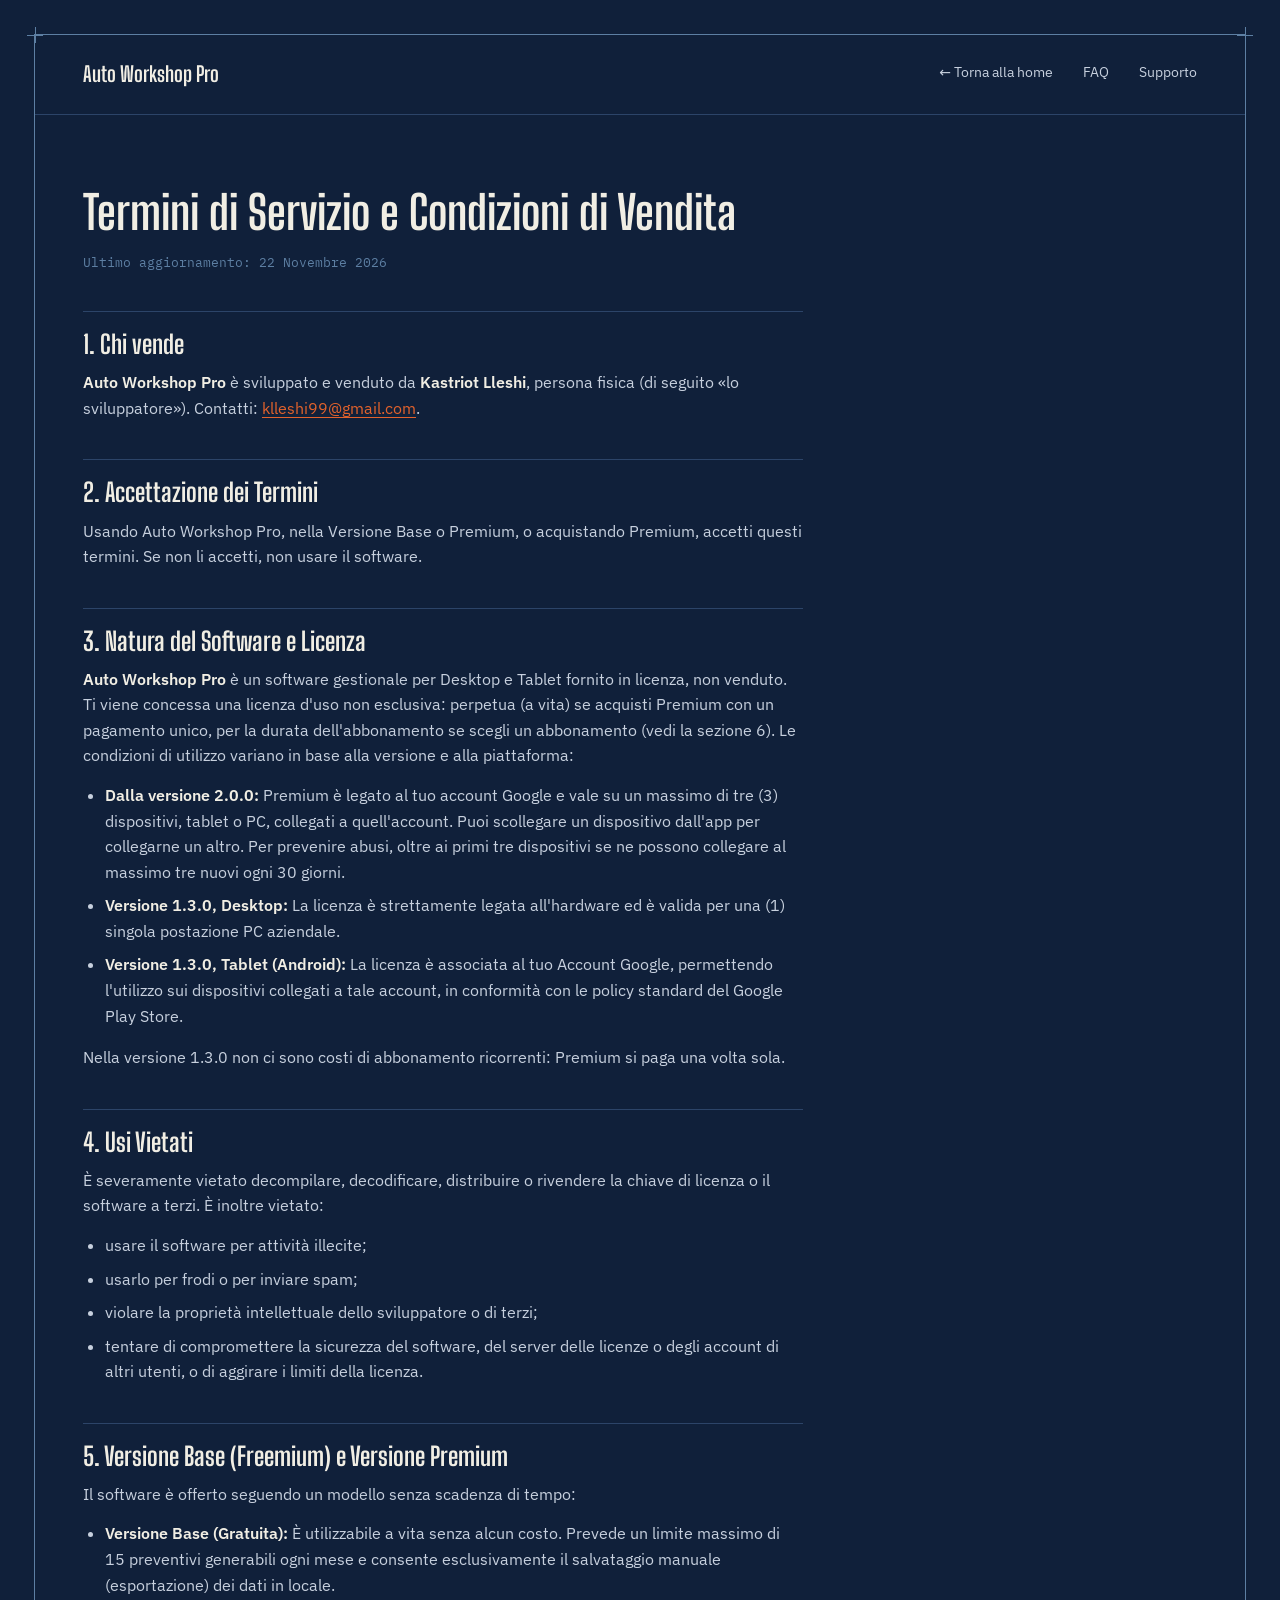
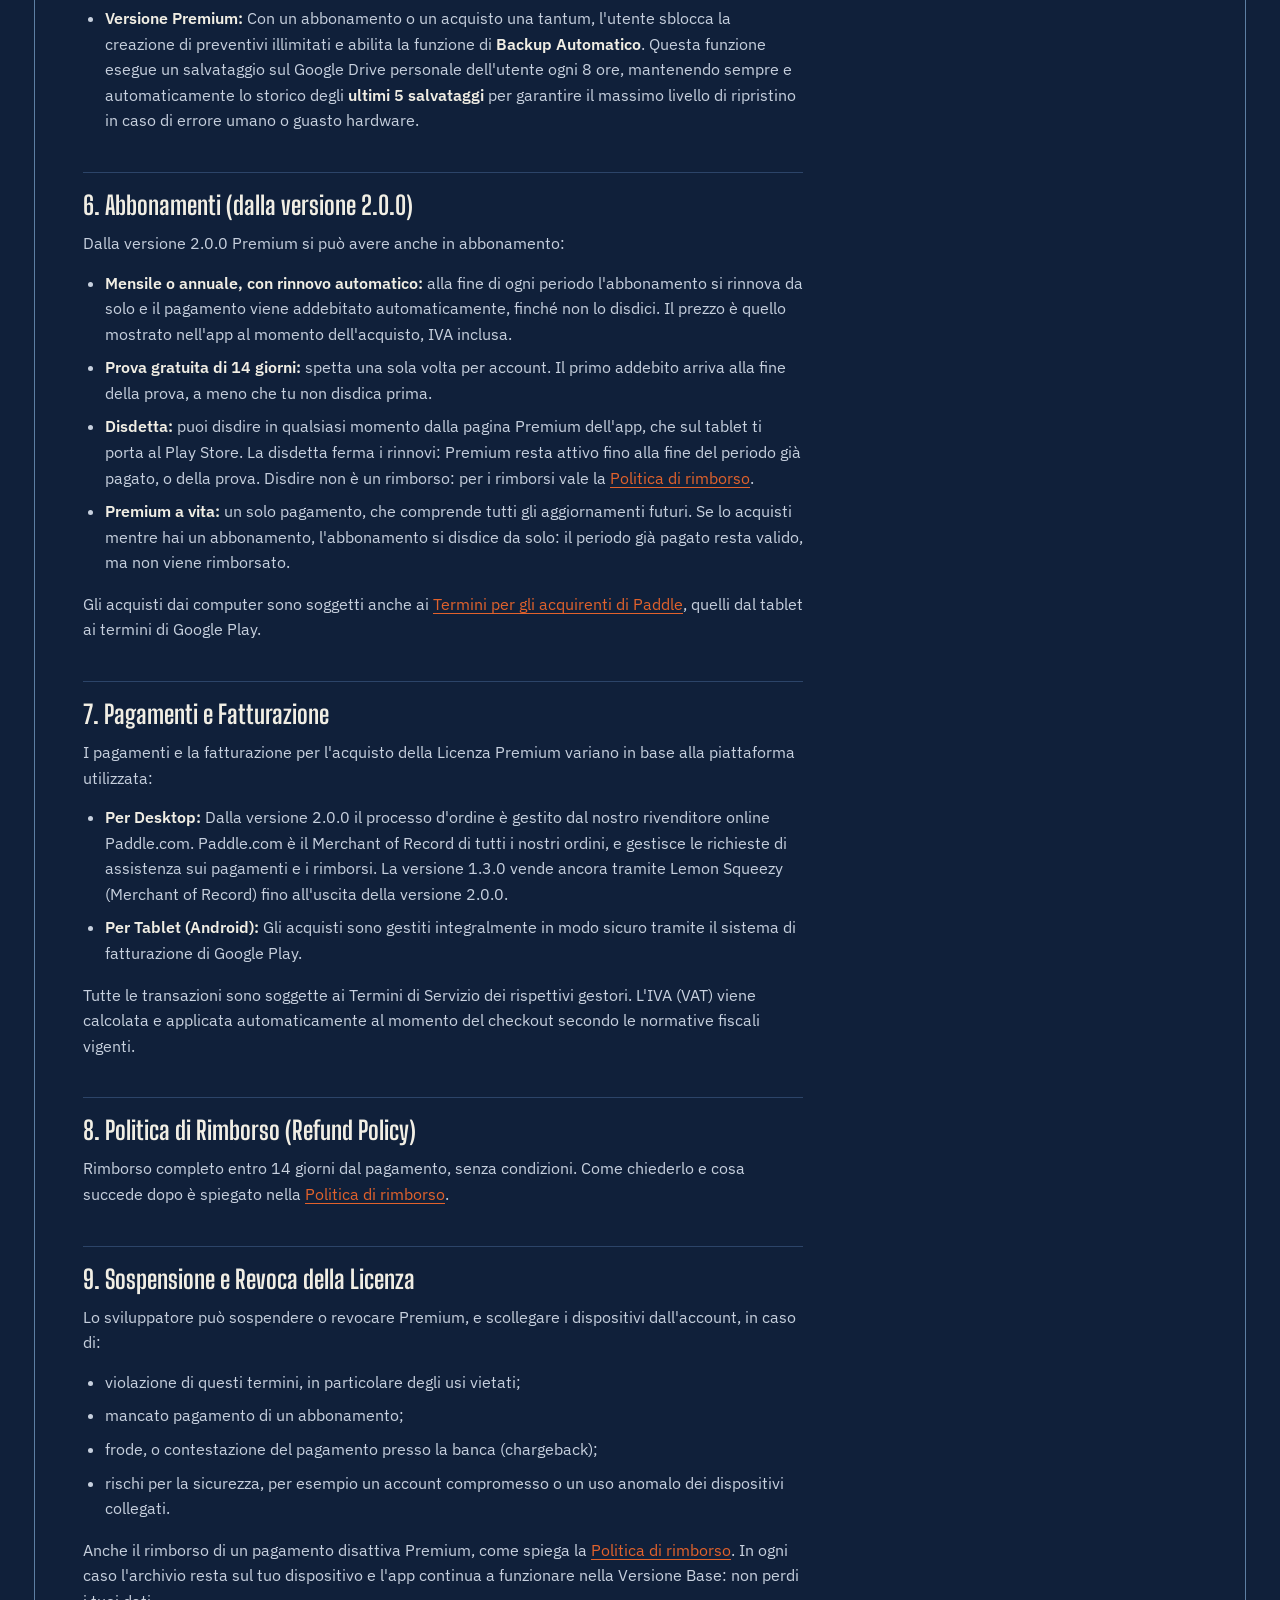
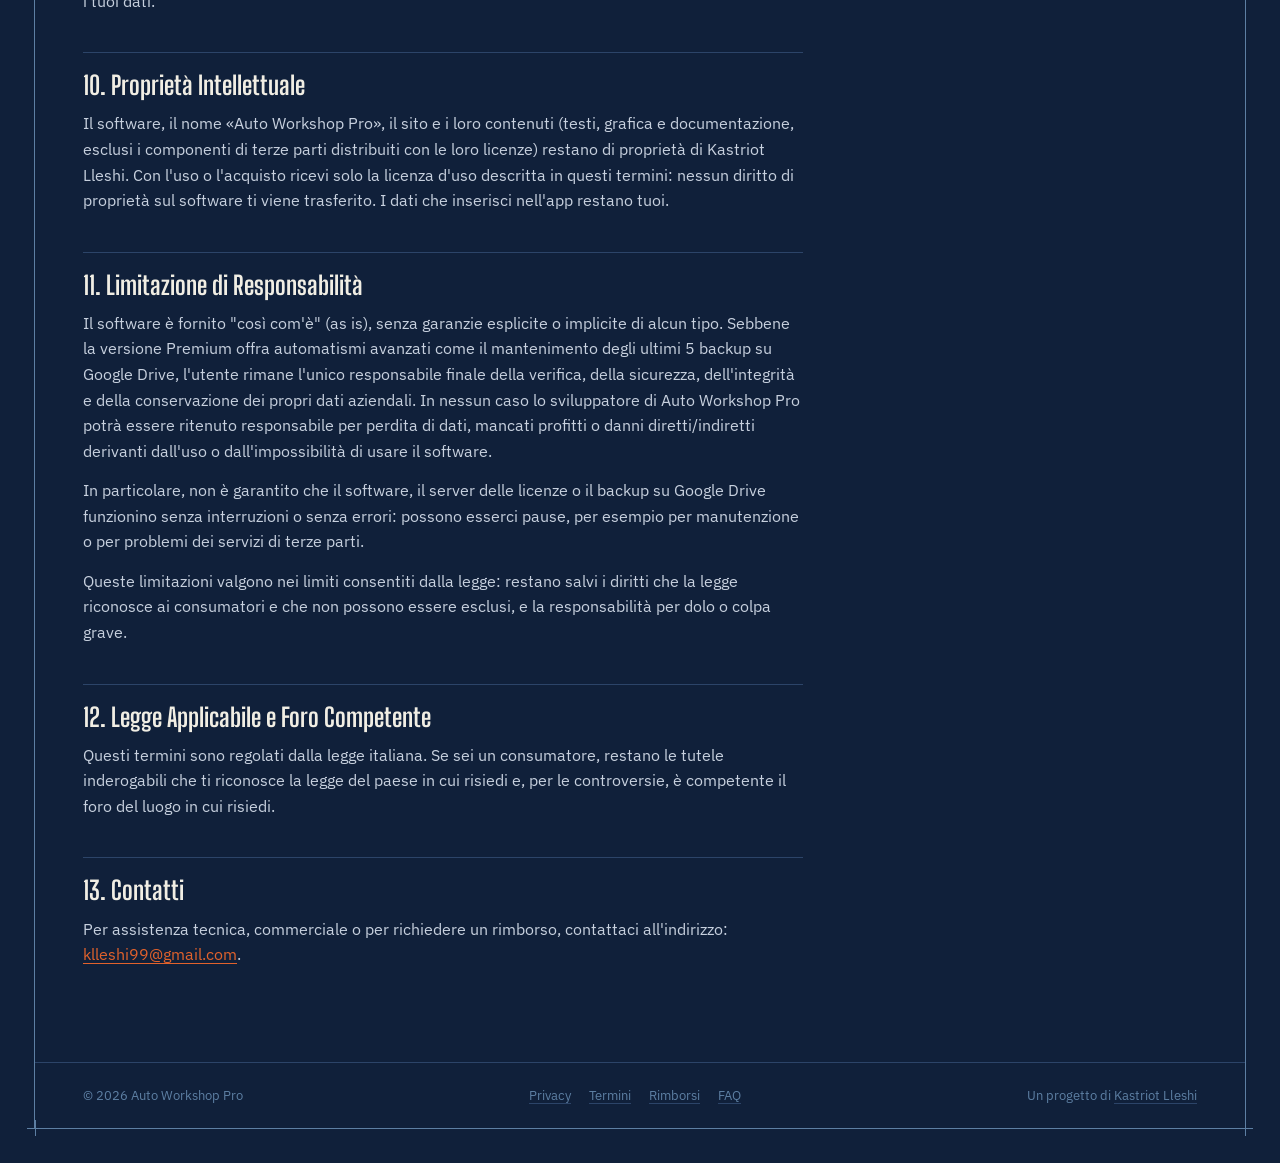
<file: terms.html>
<!DOCTYPE html>
<html lang="it">
<head>
<meta charset="UTF-8">
<meta name="viewport" content="width=device-width, initial-scale=1.0">
<title>Termini di Servizio | Auto Workshop Pro</title>
<link rel="stylesheet" href="fonts/fonts.css">
<style>
  :root{
    --bg: #10203A;
    --panel: #16294A;
    --panel-line: #2C4468;
    --ink: #F1EEE4;
    --ink-dim: #C7D0DE;
    --line: #5D7FA3;
    --accent: #E2622C;
    --accent-dim: #B84E23;
    --good: #4E9B6E;
    --frame-margin: clamp(14px, 3vw, 34px);
  }
  *{ box-sizing: border-box; }
  html{ scroll-behavior: smooth; }
  @media (prefers-reduced-motion: reduce){
    html{ scroll-behavior: auto; }
    *{ animation-duration: 0.001ms !important; transition-duration: 0.001ms !important; }
  }
  body{
    margin: 0;
    background: var(--bg);
    color: var(--ink);
    font-family: "IBM Plex Sans", system-ui, sans-serif;
    font-size: 16px;
    line-height: 1.65;
    -webkit-font-smoothing: antialiased;
  }
  a{ color: inherit; }
  .mono{ font-family: "IBM Plex Mono", monospace; letter-spacing: 0.01em; }

  .sheet{ position: relative; margin: var(--frame-margin); border: 1px solid var(--line); }
  .tick{ position: absolute; width: 16px; height: 16px; pointer-events: none; }
  .tick::before, .tick::after{ content: ""; position: absolute; background: var(--line); }
  .tick::before{ width: 100%; height: 1px; top: 50%; left: 0; }
  .tick::after{ width: 1px; height: 100%; left: 50%; top: 0; }
  .tick.tl{ top: -8px; left: -8px; } .tick.tr{ top: -8px; right: -8px; }
  .tick.bl{ bottom: -8px; left: -8px; } .tick.br{ bottom: -8px; right: -8px; }

  .topbar{
    display: flex; align-items: center; justify-content: space-between; gap: 16px;
    padding: 22px clamp(20px, 4vw, 48px);
    border-bottom: 1px solid var(--panel-line);
  }
  .wordmark{ font-family: "Big Shoulders Display", sans-serif; font-weight: 700; font-size: 21px; text-decoration: none; }
  .topnav{ display: flex; align-items: center; gap: clamp(14px, 3vw, 30px); }
  .topnav a{
    font-size: 14px; text-decoration: none; color: var(--ink-dim);
    border-bottom: 1px solid transparent; padding-bottom: 2px;
    transition: color .15s ease, border-color .15s ease;
  }
  .topnav a:hover, .topnav a:focus-visible{ color: var(--ink); border-color: var(--accent); }
  .topnav a.lang{ font-family: "IBM Plex Mono", monospace; font-size: 12.5px; border: 1px solid var(--panel-line); padding: 3px 8px; }
  .topnav a.lang:hover, .topnav a.lang:focus-visible{ border-color: var(--accent); }

  .btn{
    display: inline-block; font-size: 14px; padding: 13px 22px; border: 1px solid var(--line);
    text-decoration: none; color: var(--ink); background: transparent;
    transition: border-color .15s ease, color .15s ease, background .15s ease;
  }
  .btn:hover, .btn:focus-visible{ border-color: var(--accent); color: var(--accent); }
  .btn-primary{ border-color: var(--accent); background: var(--accent); color: var(--bg); font-weight: 600; }
  .btn-primary:hover, .btn-primary:focus-visible{ background: var(--accent-dim); border-color: var(--accent-dim); color: var(--bg); }

  footer{
    padding: 22px clamp(20px, 4vw, 48px);
    border-top: 1px solid var(--panel-line);
    display: flex; flex-wrap: wrap; justify-content: space-between; gap: 10px;
    font-size: 13px; color: var(--line);
  }
  footer nav{ display: flex; flex-wrap: wrap; gap: 8px 18px; }
  footer a{ text-decoration: underline; text-decoration-color: var(--panel-line); text-underline-offset: 3px; }
  footer a:hover, footer a:focus-visible{ text-decoration-color: var(--accent); color: var(--accent); }
  :focus-visible{ outline: 2px solid var(--accent); outline-offset: 2px; }

  /* ---------- documento ---------- */
  .doc{ padding: clamp(36px, 6vw, 72px) clamp(20px, 4vw, 48px) clamp(48px, 7vw, 80px); }
  .doc-inner{ max-width: 72ch; }
  .doc h1, .doc h2, .doc h3{ font-family: "Big Shoulders Display", "IBM Plex Sans", sans-serif; font-weight: 700; line-height: 1.1; }
  .doc h1{ font-size: clamp(2rem, 4vw, 2.9rem); margin: 0 0 14px; }
  .doc h2, .doc h3{ font-size: clamp(1.3rem, 2.4vw, 1.6rem); margin: 38px 0 12px; padding-top: 18px; border-top: 1px solid var(--panel-line); }
  .doc p, .doc li{ color: var(--ink-dim); font-size: 15.5px; }
  .doc p{ margin: 0 0 14px; }
  .doc ul, .doc ol{ margin: 0 0 16px; padding-left: 22px; }
  .doc li{ margin-bottom: 8px; }
  .doc li > ul{ margin-top: 8px; }
  .doc strong{ color: var(--ink); font-weight: 600; }
  .doc em{ font-style: normal; }
  .doc code{ font-family: "IBM Plex Mono", monospace; font-size: 13.5px; color: var(--ink); background: var(--panel); padding: 1px 6px; }
  .doc a:not(.btn){ color: var(--accent); text-decoration: underline; text-underline-offset: 3px; }
  .doc .doc-date{ font-family: "IBM Plex Mono", monospace; font-size: 13px; color: var(--line); margin-bottom: 30px; }
  .doc .doc-date strong{ color: var(--line); font-weight: 500; }
  .doc p.action{ margin: 22px 0 26px; }

  /* ---------- FAQ (Auto Workshop) ---------- */
  .faq{ display: flex; flex-direction: column; gap: 10px; margin-top: 10px; }
  .faq details{ border: 1px solid var(--panel-line); background: var(--panel); }
  .faq summary{
    cursor: pointer; list-style: none; padding: 16px 22px; font-weight: 600; font-size: 15px;
    display: flex; align-items: center; gap: 12px;
  }
  .faq summary::-webkit-details-marker{ display: none; }
  .faq summary::after{ content: "+"; margin-left: auto; font-family: "IBM Plex Mono", monospace; color: var(--accent); }
  .faq details[open] summary::after{ content: "−"; }
  .faq details[open] summary{ border-bottom: 1px solid var(--panel-line); }
  .faq .answer{ padding: 14px 22px 18px; font-size: 15px; color: var(--ink-dim); }
  .badge{ font-family: "IBM Plex Mono", monospace; font-size: 11px; font-weight: 500; color: var(--accent); border: 1px solid var(--accent-dim); padding: 1px 7px; }
  .doc .cta-end{ margin-top: 48px; padding-top: 28px; border-top: 1px solid var(--panel-line); }
  .doc .cta-end h2{ border: 0; padding: 0; margin: 0 0 10px; }

  @media (max-width: 560px){
    .topnav a.back{ display: none; }
  }
</style>
</head>
<body>

<div class="sheet">
  <span class="tick tl"></span><span class="tick tr"></span>
  <span class="tick bl"></span><span class="tick br"></span>

  <header class="topbar">
    <a class="wordmark" href="./">Auto Workshop Pro</a>
    <nav class="topnav">
      <a class="back" href="./">← Torna alla home</a>
      <a href="faq.html">FAQ</a>
      <a href="./#supporto">Supporto</a>
    </nav>
  </header>

  <main class="doc">
    <div class="doc-inner">
      <h1>Termini di Servizio e Condizioni di Vendita</h1>
      <p class="doc-date"><em>Ultimo aggiornamento: 22 Novembre 2026</em></p>

      <h2>1. Chi vende</h2>
      <p><strong>Auto Workshop Pro</strong> è sviluppato e venduto da <strong>Kastriot Lleshi</strong>, persona fisica (di seguito «lo sviluppatore»). Contatti: <a href="mailto:klleshi99@gmail.com">klleshi99@gmail.com</a>.</p>

      <h2>2. Accettazione dei Termini</h2>
      <p>Usando Auto Workshop Pro, nella Versione Base o Premium, o acquistando Premium, accetti questi termini. Se non li accetti, non usare il software.</p>

      <h2>3. Natura del Software e Licenza</h2>
      <p><strong>Auto Workshop Pro</strong> è un software gestionale per Desktop e Tablet fornito in licenza, non venduto. Ti viene concessa una licenza d'uso non esclusiva: perpetua (a vita) se acquisti Premium con un pagamento unico, per la durata dell'abbonamento se scegli un abbonamento (vedi la sezione 6). Le condizioni di utilizzo variano in base alla versione e alla piattaforma:</p>
      <ul>
          <li><strong>Dalla versione 2.0.0:</strong> Premium è legato al tuo account Google e vale su un massimo di tre (3) dispositivi, tablet o PC, collegati a quell'account. Puoi scollegare un dispositivo dall'app per collegarne un altro. Per prevenire abusi, oltre ai primi tre dispositivi se ne possono collegare al massimo tre nuovi ogni 30 giorni.</li>
          <li><strong>Versione 1.3.0, Desktop:</strong> La licenza è strettamente legata all'hardware ed è valida per una (1) singola postazione PC aziendale.</li>
          <li><strong>Versione 1.3.0, Tablet (Android):</strong> La licenza è associata al tuo Account Google, permettendo l'utilizzo sui dispositivi collegati a tale account, in conformità con le policy standard del Google Play Store.</li>
      </ul>
      <p>Nella versione 1.3.0 non ci sono costi di abbonamento ricorrenti: Premium si paga una volta sola.</p>

      <h2>4. Usi Vietati</h2>
      <p>È severamente vietato decompilare, decodificare, distribuire o rivendere la chiave di licenza o il software a terzi. È inoltre vietato:</p>
      <ul>
          <li>usare il software per attività illecite;</li>
          <li>usarlo per frodi o per inviare spam;</li>
          <li>violare la proprietà intellettuale dello sviluppatore o di terzi;</li>
          <li>tentare di compromettere la sicurezza del software, del server delle licenze o degli account di altri utenti, o di aggirare i limiti della licenza.</li>
      </ul>

      <h2>5. Versione Base (Freemium) e Versione Premium</h2>
      <p>Il software è offerto seguendo un modello senza scadenza di tempo:</p>
      <ul>
          <li><strong>Versione Base (Gratuita):</strong> È utilizzabile a vita senza alcun costo. Prevede un limite massimo di 15 preventivi generabili ogni mese e consente esclusivamente il salvataggio manuale (esportazione) dei dati in locale.</li>
          <li><strong>Versione Premium:</strong> Con un abbonamento o un acquisto una tantum, l'utente sblocca la creazione di preventivi illimitati e abilita la funzione di <strong>Backup Automatico</strong>. Questa funzione esegue un salvataggio sul Google Drive personale dell'utente ogni 8 ore, mantenendo sempre e automaticamente lo storico degli <strong>ultimi 5 salvataggi</strong> per garantire il massimo livello di ripristino in caso di errore umano o guasto hardware.</li>
      </ul>

      <h2>6. Abbonamenti (dalla versione 2.0.0)</h2>
      <p>Dalla versione 2.0.0 Premium si può avere anche in abbonamento:</p>
      <ul>
          <li><strong>Mensile o annuale, con rinnovo automatico:</strong> alla fine di ogni periodo l'abbonamento si rinnova da solo e il pagamento viene addebitato automaticamente, finché non lo disdici. Il prezzo è quello mostrato nell'app al momento dell'acquisto, IVA inclusa.</li>
          <li><strong>Prova gratuita di 14 giorni:</strong> spetta una sola volta per account. Il primo addebito arriva alla fine della prova, a meno che tu non disdica prima.</li>
          <li><strong>Disdetta:</strong> puoi disdire in qualsiasi momento dalla pagina Premium dell'app, che sul tablet ti porta al Play Store. La disdetta ferma i rinnovi: Premium resta attivo fino alla fine del periodo già pagato, o della prova. Disdire non è un rimborso: per i rimborsi vale la <a href="rimborsi.html">Politica di rimborso</a>.</li>
          <li><strong>Premium a vita:</strong> un solo pagamento, che comprende tutti gli aggiornamenti futuri. Se lo acquisti mentre hai un abbonamento, l'abbonamento si disdice da solo: il periodo già pagato resta valido, ma non viene rimborsato.</li>
      </ul>
      <p>Gli acquisti dai computer sono soggetti anche ai <a href="https://www.paddle.com/legal/buyer-terms" target="_blank" rel="noopener noreferrer">Termini per gli acquirenti di Paddle</a>, quelli dal tablet ai termini di Google Play.</p>

      <h2>7. Pagamenti e Fatturazione</h2>
      <p>I pagamenti e la fatturazione per l'acquisto della Licenza Premium variano in base alla piattaforma utilizzata:</p>
      <ul>
          <li><strong>Per Desktop:</strong> Dalla versione 2.0.0 il processo d'ordine è gestito dal nostro rivenditore online Paddle.com. Paddle.com è il Merchant of Record di tutti i nostri ordini, e gestisce le richieste di assistenza sui pagamenti e i rimborsi. La versione 1.3.0 vende ancora tramite Lemon Squeezy (Merchant of Record) fino all'uscita della versione 2.0.0.</li>
          <li><strong>Per Tablet (Android):</strong> Gli acquisti sono gestiti integralmente in modo sicuro tramite il sistema di fatturazione di Google Play.</li>
      </ul>
      <p>Tutte le transazioni sono soggette ai Termini di Servizio dei rispettivi gestori. L'IVA (VAT) viene calcolata e applicata automaticamente al momento del checkout secondo le normative fiscali vigenti.</p>

      <h2>8. Politica di Rimborso (Refund Policy)</h2>
      <p>Rimborso completo entro 14 giorni dal pagamento, senza condizioni. Come chiederlo e cosa succede dopo è spiegato nella <a href="rimborsi.html">Politica di rimborso</a>.</p>

      <h2>9. Sospensione e Revoca della Licenza</h2>
      <p>Lo sviluppatore può sospendere o revocare Premium, e scollegare i dispositivi dall'account, in caso di:</p>
      <ul>
          <li>violazione di questi termini, in particolare degli usi vietati;</li>
          <li>mancato pagamento di un abbonamento;</li>
          <li>frode, o contestazione del pagamento presso la banca (chargeback);</li>
          <li>rischi per la sicurezza, per esempio un account compromesso o un uso anomalo dei dispositivi collegati.</li>
      </ul>
      <p>Anche il rimborso di un pagamento disattiva Premium, come spiega la <a href="rimborsi.html">Politica di rimborso</a>. In ogni caso l'archivio resta sul tuo dispositivo e l'app continua a funzionare nella Versione Base: non perdi i tuoi dati.</p>

      <h2>10. Proprietà Intellettuale</h2>
      <p>Il software, il nome «Auto Workshop Pro», il sito e i loro contenuti (testi, grafica e documentazione, esclusi i componenti di terze parti distribuiti con le loro licenze) restano di proprietà di Kastriot Lleshi. Con l'uso o l'acquisto ricevi solo la licenza d'uso descritta in questi termini: nessun diritto di proprietà sul software ti viene trasferito. I dati che inserisci nell'app restano tuoi.</p>

      <h2>11. Limitazione di Responsabilità</h2>
      <p>Il software è fornito "così com'è" (as is), senza garanzie esplicite o implicite di alcun tipo. Sebbene la versione Premium offra automatismi avanzati come il mantenimento degli ultimi 5 backup su Google Drive, l'utente rimane l'unico responsabile finale della verifica, della sicurezza, dell'integrità e della conservazione dei propri dati aziendali. In nessun caso lo sviluppatore di Auto Workshop Pro potrà essere ritenuto responsabile per perdita di dati, mancati profitti o danni diretti/indiretti derivanti dall'uso o dall'impossibilità di usare il software.</p>
      <p>In particolare, non è garantito che il software, il server delle licenze o il backup su Google Drive funzionino senza interruzioni o senza errori: possono esserci pause, per esempio per manutenzione o per problemi dei servizi di terze parti.</p>
      <p>Queste limitazioni valgono nei limiti consentiti dalla legge: restano salvi i diritti che la legge riconosce ai consumatori e che non possono essere esclusi, e la responsabilità per dolo o colpa grave.</p>

      <h2>12. Legge Applicabile e Foro Competente</h2>
      <p>Questi termini sono regolati dalla legge italiana. Se sei un consumatore, restano le tutele inderogabili che ti riconosce la legge del paese in cui risiedi e, per le controversie, è competente il foro del luogo in cui risiedi.</p>

      <h2>13. Contatti</h2>
      <p>Per assistenza tecnica, commerciale o per richiedere un rimborso, contattaci all'indirizzo: <a href="mailto:klleshi99@gmail.com">klleshi99@gmail.com</a>.</p>
    </div>
  </main>

  <footer>
    <span>&copy; 2026 Auto Workshop Pro</span>
    <nav>
      <a href="privacy.html">Privacy</a>
      <a href="terms.html">Termini</a>
      <a href="rimborsi.html">Rimborsi</a>
      <a href="faq.html">FAQ</a>
    </nav>
    <span>Un progetto di <a href="https://klleshi.com/">Kastriot Lleshi</a></span>
  </footer>
</div>

</body>
</html>
</file>
<file: fonts/fonts.css>
/* Caratteri del sito, ospitati qui invece che su Google Fonts: nessuna richiesta a terzi.
   Big Shoulders Display, IBM Plex Sans e IBM Plex Mono, licenza SIL Open Font License 1.1
   (i file OFL-*.txt in questa cartella). Solo i sottoinsiemi latin e latin-ext. */

/* Big Shoulders Display 600, latin-ext */
@font-face {
  font-family: 'Big Shoulders Display';
  font-style: normal;
  font-weight: 600;
  font-display: swap;
  src: url(big-shoulders-display-latin-ext.woff2) format('woff2');
  unicode-range: U+0100-02BA, U+02BD-02C5, U+02C7-02CC, U+02CE-02D7, U+02DD-02FF, U+0304, U+0308, U+0329, U+1D00-1DBF, U+1E00-1E9F, U+1EF2-1EFF, U+2020, U+20A0-20AB, U+20AD-20C4, U+2113, U+2C60-2C7F, U+A720-A7FF;
}

/* Big Shoulders Display 600, latin */
@font-face {
  font-family: 'Big Shoulders Display';
  font-style: normal;
  font-weight: 600;
  font-display: swap;
  src: url(big-shoulders-display-latin.woff2) format('woff2');
  unicode-range: U+0000-00FF, U+0131, U+0152-0153, U+02BB-02BC, U+02C6, U+02DA, U+02DC, U+0304, U+0308, U+0329, U+2000-206F, U+20AC, U+2122, U+2191, U+2193, U+2212, U+2215, U+FEFF, U+FFFD;
}

/* Big Shoulders Display 700, latin-ext */
@font-face {
  font-family: 'Big Shoulders Display';
  font-style: normal;
  font-weight: 700;
  font-display: swap;
  src: url(big-shoulders-display-latin-ext.woff2) format('woff2');
  unicode-range: U+0100-02BA, U+02BD-02C5, U+02C7-02CC, U+02CE-02D7, U+02DD-02FF, U+0304, U+0308, U+0329, U+1D00-1DBF, U+1E00-1E9F, U+1EF2-1EFF, U+2020, U+20A0-20AB, U+20AD-20C4, U+2113, U+2C60-2C7F, U+A720-A7FF;
}

/* Big Shoulders Display 700, latin */
@font-face {
  font-family: 'Big Shoulders Display';
  font-style: normal;
  font-weight: 700;
  font-display: swap;
  src: url(big-shoulders-display-latin.woff2) format('woff2');
  unicode-range: U+0000-00FF, U+0131, U+0152-0153, U+02BB-02BC, U+02C6, U+02DA, U+02DC, U+0304, U+0308, U+0329, U+2000-206F, U+20AC, U+2122, U+2191, U+2193, U+2212, U+2215, U+FEFF, U+FFFD;
}

/* Big Shoulders Display 800, latin-ext */
@font-face {
  font-family: 'Big Shoulders Display';
  font-style: normal;
  font-weight: 800;
  font-display: swap;
  src: url(big-shoulders-display-latin-ext.woff2) format('woff2');
  unicode-range: U+0100-02BA, U+02BD-02C5, U+02C7-02CC, U+02CE-02D7, U+02DD-02FF, U+0304, U+0308, U+0329, U+1D00-1DBF, U+1E00-1E9F, U+1EF2-1EFF, U+2020, U+20A0-20AB, U+20AD-20C4, U+2113, U+2C60-2C7F, U+A720-A7FF;
}

/* Big Shoulders Display 800, latin */
@font-face {
  font-family: 'Big Shoulders Display';
  font-style: normal;
  font-weight: 800;
  font-display: swap;
  src: url(big-shoulders-display-latin.woff2) format('woff2');
  unicode-range: U+0000-00FF, U+0131, U+0152-0153, U+02BB-02BC, U+02C6, U+02DA, U+02DC, U+0304, U+0308, U+0329, U+2000-206F, U+20AC, U+2122, U+2191, U+2193, U+2212, U+2215, U+FEFF, U+FFFD;
}

/* IBM Plex Mono 400, latin-ext */
@font-face {
  font-family: 'IBM Plex Mono';
  font-style: normal;
  font-weight: 400;
  font-display: swap;
  src: url(ibm-plex-mono-400-latin-ext.woff2) format('woff2');
  unicode-range: U+0100-02BA, U+02BD-02C5, U+02C7-02CC, U+02CE-02D7, U+02DD-02FF, U+0304, U+0308, U+0329, U+1D00-1DBF, U+1E00-1E9F, U+1EF2-1EFF, U+2020, U+20A0-20AB, U+20AD-20C4, U+2113, U+2C60-2C7F, U+A720-A7FF;
}

/* IBM Plex Mono 400, latin */
@font-face {
  font-family: 'IBM Plex Mono';
  font-style: normal;
  font-weight: 400;
  font-display: swap;
  src: url(ibm-plex-mono-400-latin.woff2) format('woff2');
  unicode-range: U+0000-00FF, U+0131, U+0152-0153, U+02BB-02BC, U+02C6, U+02DA, U+02DC, U+0304, U+0308, U+0329, U+2000-206F, U+20AC, U+2122, U+2191, U+2193, U+2212, U+2215, U+FEFF, U+FFFD;
}

/* IBM Plex Mono 500, latin-ext */
@font-face {
  font-family: 'IBM Plex Mono';
  font-style: normal;
  font-weight: 500;
  font-display: swap;
  src: url(ibm-plex-mono-500-latin-ext.woff2) format('woff2');
  unicode-range: U+0100-02BA, U+02BD-02C5, U+02C7-02CC, U+02CE-02D7, U+02DD-02FF, U+0304, U+0308, U+0329, U+1D00-1DBF, U+1E00-1E9F, U+1EF2-1EFF, U+2020, U+20A0-20AB, U+20AD-20C4, U+2113, U+2C60-2C7F, U+A720-A7FF;
}

/* IBM Plex Mono 500, latin */
@font-face {
  font-family: 'IBM Plex Mono';
  font-style: normal;
  font-weight: 500;
  font-display: swap;
  src: url(ibm-plex-mono-500-latin.woff2) format('woff2');
  unicode-range: U+0000-00FF, U+0131, U+0152-0153, U+02BB-02BC, U+02C6, U+02DA, U+02DC, U+0304, U+0308, U+0329, U+2000-206F, U+20AC, U+2122, U+2191, U+2193, U+2212, U+2215, U+FEFF, U+FFFD;
}

/* IBM Plex Sans 400, latin-ext */
@font-face {
  font-family: 'IBM Plex Sans';
  font-style: normal;
  font-weight: 400;
  font-display: swap;
  src: url(ibm-plex-sans-latin-ext.woff2) format('woff2');
  unicode-range: U+0100-02BA, U+02BD-02C5, U+02C7-02CC, U+02CE-02D7, U+02DD-02FF, U+0304, U+0308, U+0329, U+1D00-1DBF, U+1E00-1E9F, U+1EF2-1EFF, U+2020, U+20A0-20AB, U+20AD-20C4, U+2113, U+2C60-2C7F, U+A720-A7FF;
}

/* IBM Plex Sans 400, latin */
@font-face {
  font-family: 'IBM Plex Sans';
  font-style: normal;
  font-weight: 400;
  font-display: swap;
  src: url(ibm-plex-sans-latin.woff2) format('woff2');
  unicode-range: U+0000-00FF, U+0131, U+0152-0153, U+02BB-02BC, U+02C6, U+02DA, U+02DC, U+0304, U+0308, U+0329, U+2000-206F, U+20AC, U+2122, U+2191, U+2193, U+2212, U+2215, U+FEFF, U+FFFD;
}

/* IBM Plex Sans 500, latin-ext */
@font-face {
  font-family: 'IBM Plex Sans';
  font-style: normal;
  font-weight: 500;
  font-display: swap;
  src: url(ibm-plex-sans-latin-ext.woff2) format('woff2');
  unicode-range: U+0100-02BA, U+02BD-02C5, U+02C7-02CC, U+02CE-02D7, U+02DD-02FF, U+0304, U+0308, U+0329, U+1D00-1DBF, U+1E00-1E9F, U+1EF2-1EFF, U+2020, U+20A0-20AB, U+20AD-20C4, U+2113, U+2C60-2C7F, U+A720-A7FF;
}

/* IBM Plex Sans 500, latin */
@font-face {
  font-family: 'IBM Plex Sans';
  font-style: normal;
  font-weight: 500;
  font-display: swap;
  src: url(ibm-plex-sans-latin.woff2) format('woff2');
  unicode-range: U+0000-00FF, U+0131, U+0152-0153, U+02BB-02BC, U+02C6, U+02DA, U+02DC, U+0304, U+0308, U+0329, U+2000-206F, U+20AC, U+2122, U+2191, U+2193, U+2212, U+2215, U+FEFF, U+FFFD;
}

/* IBM Plex Sans 600, latin-ext */
@font-face {
  font-family: 'IBM Plex Sans';
  font-style: normal;
  font-weight: 600;
  font-display: swap;
  src: url(ibm-plex-sans-latin-ext.woff2) format('woff2');
  unicode-range: U+0100-02BA, U+02BD-02C5, U+02C7-02CC, U+02CE-02D7, U+02DD-02FF, U+0304, U+0308, U+0329, U+1D00-1DBF, U+1E00-1E9F, U+1EF2-1EFF, U+2020, U+20A0-20AB, U+20AD-20C4, U+2113, U+2C60-2C7F, U+A720-A7FF;
}

/* IBM Plex Sans 600, latin */
@font-face {
  font-family: 'IBM Plex Sans';
  font-style: normal;
  font-weight: 600;
  font-display: swap;
  src: url(ibm-plex-sans-latin.woff2) format('woff2');
  unicode-range: U+0000-00FF, U+0131, U+0152-0153, U+02BB-02BC, U+02C6, U+02DA, U+02DC, U+0304, U+0308, U+0329, U+2000-206F, U+20AC, U+2122, U+2191, U+2193, U+2212, U+2215, U+FEFF, U+FFFD;
}
</file>
